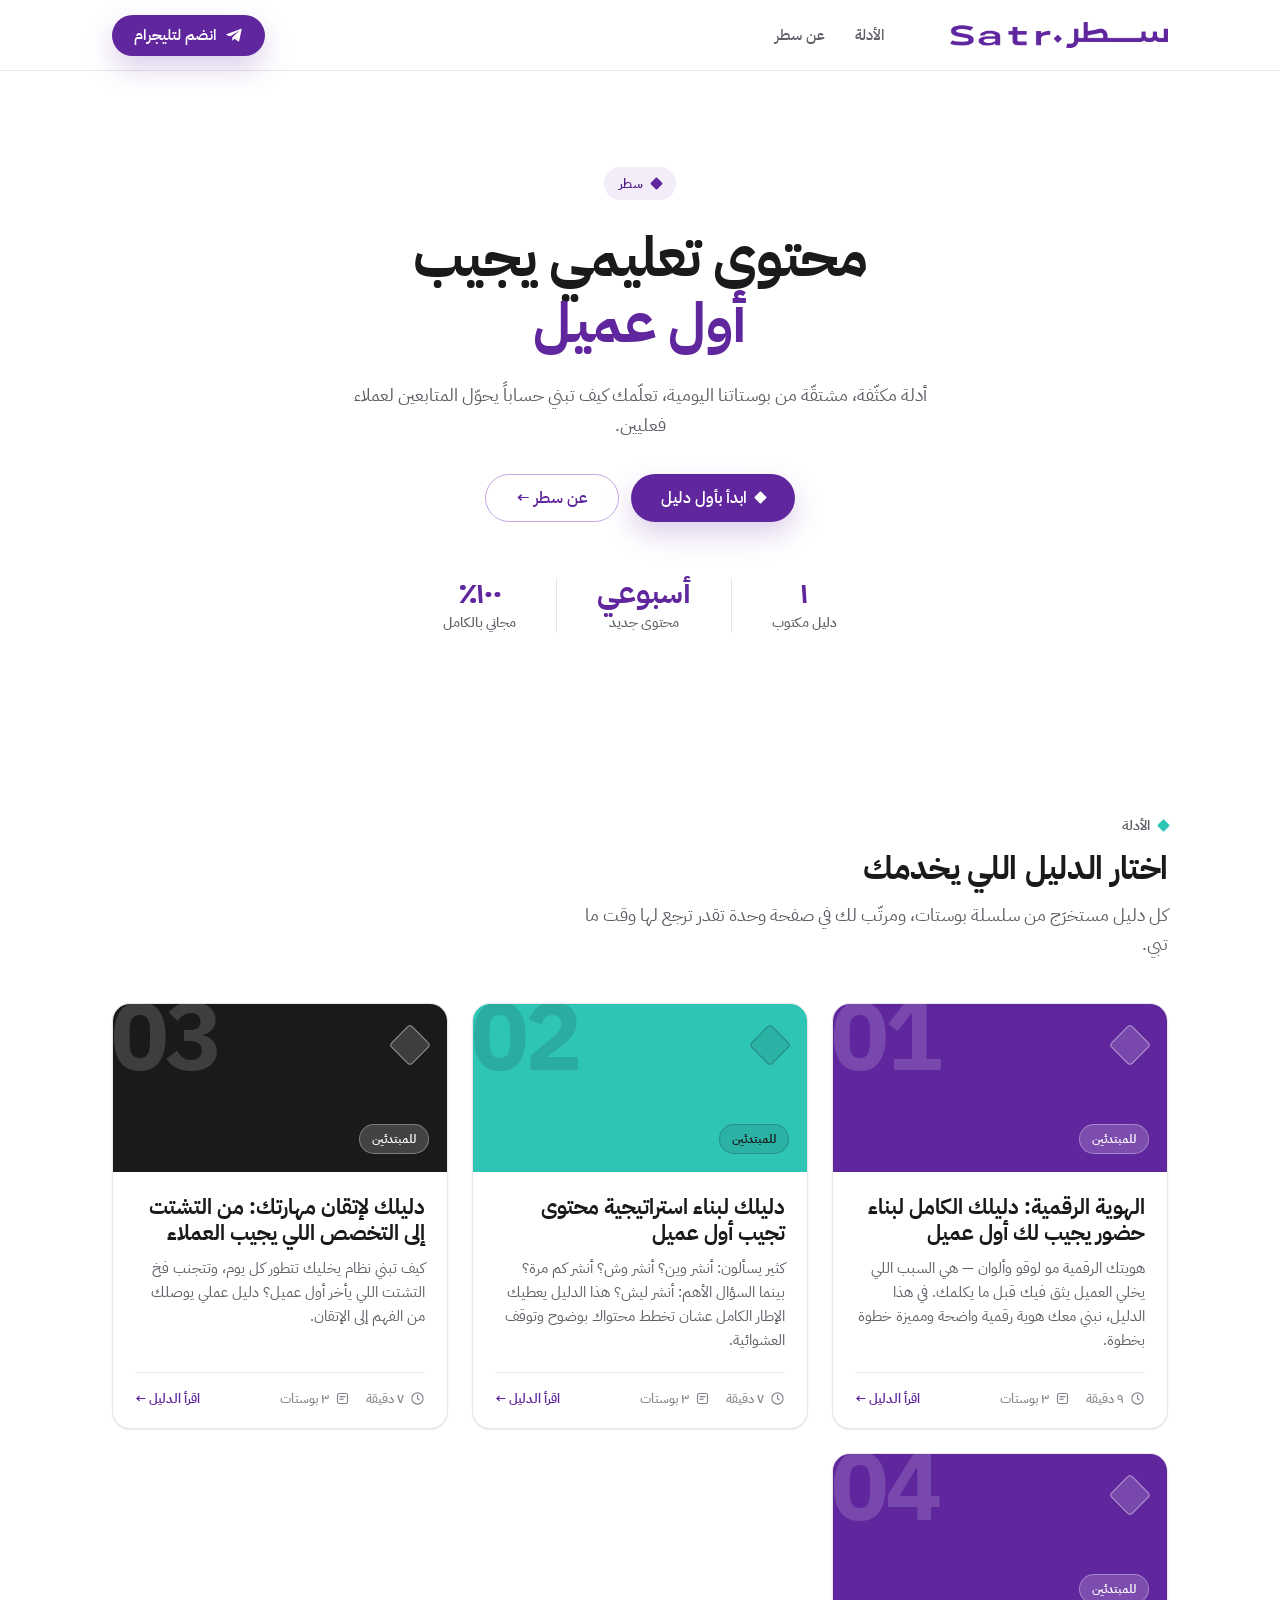
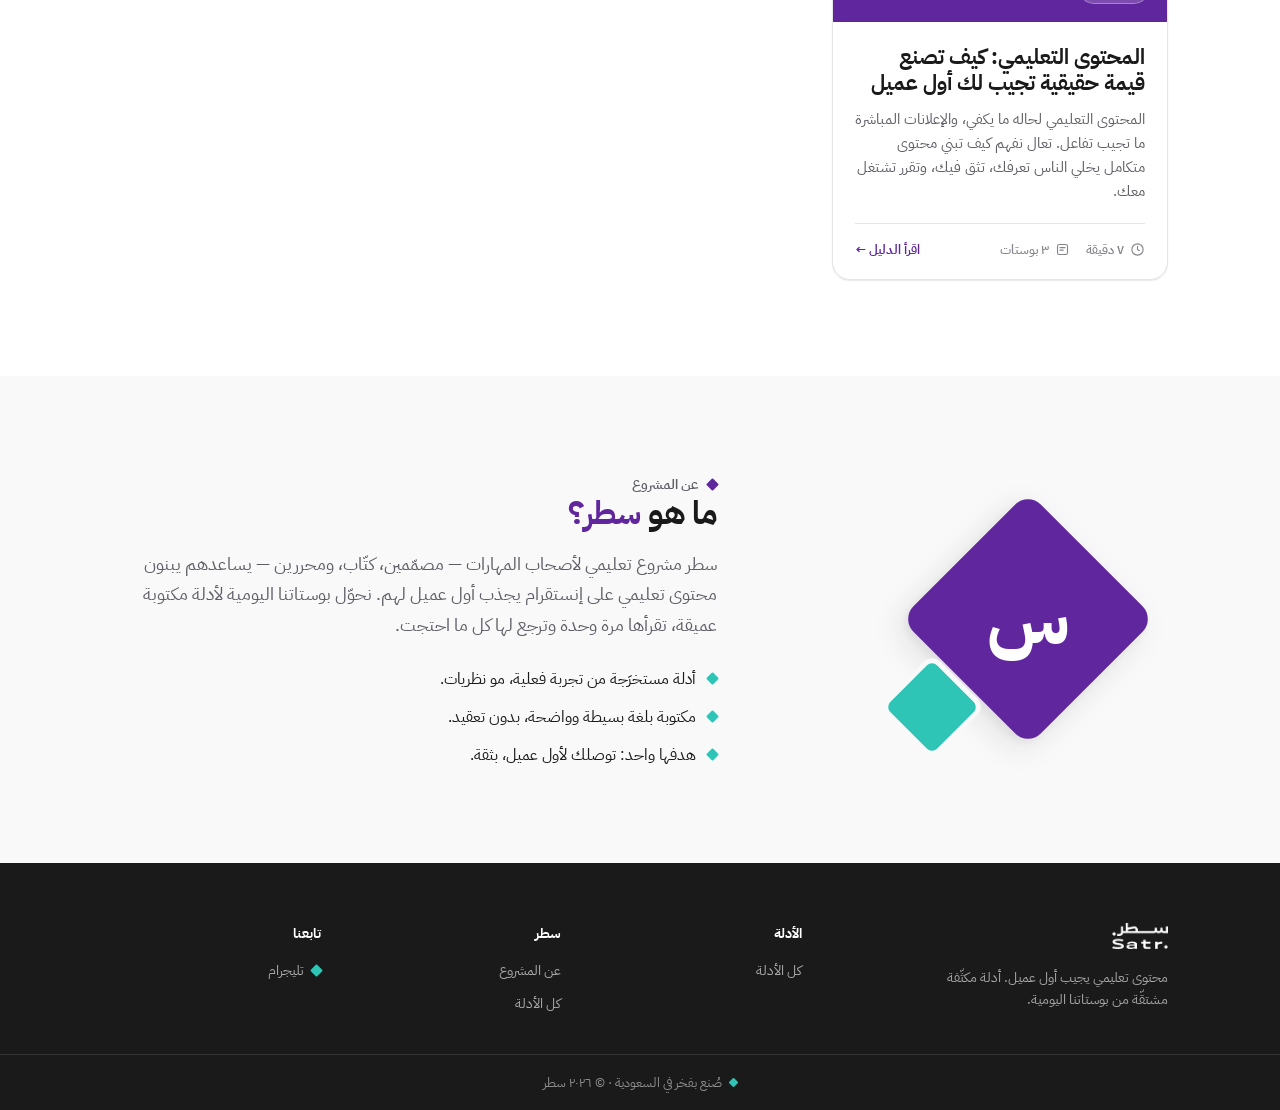
<file: index.html>
<!DOCTYPE html>
<html lang="ar" dir="rtl">
<head>
<meta charset="utf-8">
<meta name="viewport" content="width=device-width, initial-scale=1">
<title>سطر · أدلة المحتوى التعليمي</title>
<link rel="stylesheet" href="colors_and_type.css">
<link rel="stylesheet" href="styles.css">
<script>
  window.SATAR_TWEAKS = /*EDITMODE-BEGIN*/{
    "hero": "a",
    "primary": "#60269E",
    "accent": "#2EC4B6",
    "font": "lama"
  }/*EDITMODE-END*/;
</script>
</head>
<body data-hero="a">

<header class="nav">
  <div class="nav__inner">
    <a href="index.html" aria-label="سطر"><img class="nav__logo" src="assets/logo-purple-trim.png" alt="سطر"></a>
    <nav class="nav__links">
      <a class="nav__link" href="#guides">الأدلة</a>
      <a class="nav__link" href="#about">عن سطر</a>
    </nav>
    <span class="nav__spacer"></span>
    <a class="btn btn--primary" href="https://t.me/satr_marketing" target="_blank" rel="noopener">
      <svg viewBox="0 0 24 24" fill="currentColor" aria-hidden="true"><path d="M21.9 4.3 18.7 19.4c-.24 1.07-.88 1.33-1.78.83l-4.92-3.63-2.37 2.28c-.26.26-.48.48-.99.48l.35-5.01 9.12-8.24c.4-.35-.09-.55-.62-.2L6.23 13.07l-4.86-1.52c-1.06-.33-1.08-1.06.22-1.57l19-7.32c.88-.33 1.65.2 1.36 1.66z"/></svg>
      <span class="nav__cta-text">انضم لتليجرام</span>
    </a>
  </div>
</header>

<section class="hero" data-screen-label="Hero">

  <div class="hero-variant hero-a">
    <div class="container">
      <span class="kicker kicker--purple"><span class="rh rh--p"></span> سطر</span>
      <h1 class="hero-title">محتوى تعليمي يجيب <span class="mk">أول عميل</span></h1>
      <p class="hero-lead">أدلة مكثّفة، مشتقّة من بوستاتنا اليومية، تعلّمك كيف تبني حساباً يحوّل المتابعين لعملاء فعليين.</p>
      <div class="hero-actions">
        <a class="btn btn--primary btn--lg" href="#guides"><span class="rh" style="background:#fff"></span> ابدأ بأول دليل</a>
        <a class="btn btn--ghost btn--lg" href="#about">عن سطر ←</a>
      </div>
      <div class="stats">
        <div class="stat"><span class="stat__num">١</span><span class="stat__label">دليل مكتوب</span></div>
        <div class="stat"><span class="stat__num">أسبوعي</span><span class="stat__label">محتوى جديد</span></div>
        <div class="stat"><span class="stat__num">١٠٠٪</span><span class="stat__label">مجاني بالكامل</span></div>
      </div>
    </div>
  </div>

  <div class="hero-variant hero-b">
    <div class="container">
      <div class="hero-copy">
        <span class="kicker kicker--purple"><span class="rh rh--p"></span> سطر</span>
        <h1 class="hero-title">محتوى تعليمي<br>يجيب <span class="mk">أول عميل</span></h1>
        <p class="hero-lead">أدلة مكثّفة، مشتقّة من بوستاتنا اليومية، تعلّمك كيف تبني حساباً يحوّل المتابعين لعملاء فعليين.</p>
        <div class="hero-actions">
          <a class="btn btn--primary btn--lg" href="#guides"><span class="rh" style="background:#fff"></span> ابدأ بأول دليل</a>
          <a class="btn btn--ghost btn--lg" href="#about">عن سطر ←</a>
        </div>
        <div class="stats">
          <div class="stat"><span class="stat__num">١</span><span class="stat__label">دليل مكتوب</span></div>
          <div class="stat"><span class="stat__num">أسبوعي</span><span class="stat__label">محتوى جديد</span></div>
          <div class="stat"><span class="stat__num">١٠٠٪</span><span class="stat__label">مجاني</span></div>
        </div>
      </div>
      <div class="hero-visual">
        <div class="hero-visual__big"><span class="hero-visual__num">سطر</span></div>
        <div class="hero-visual__sm"></div>
        <div class="hero-visual__badge"><b>٣ بوستات</b><span>في كل دليل، مكثّفة</span></div>
      </div>
    </div>
  </div>

  <div class="hero-variant hero-c">
    <div class="container">
      <div class="hero-top">
        <span class="kicker kicker--purple"><span class="rh rh--p"></span> سطر</span>
      </div>
      <h1 class="hero-title">محتوى تعليمي يجيب <span class="mk">أول عميل.</span></h1>
      <p class="hero-lead">أدلة مكثّفة، مشتقّة من بوستاتنا اليومية، تعلّمك كيف تبني حساباً يحوّل المتابعين لعملاء فعليين.</p>
      <div class="hero-actions">
        <a class="btn btn--primary btn--lg" href="#guides"><span class="rh" style="background:#fff"></span> ابدأ بأول دليل</a>
        <a class="btn btn--ghost btn--lg" href="#about">عن سطر ←</a>
      </div>
      <div class="statband">
        <div class="sb"><div class="sb__num">١</div><div class="sb__label">دليل مكتوب وعميق</div></div>
        <div class="sb"><div class="sb__num">أسبوعي</div><div class="sb__label">محتوى جديد مستمر</div></div>
        <div class="sb"><div class="sb__num">١٠٠٪</div><div class="sb__label">مجاني بالكامل</div></div>
      </div>
    </div>
  </div>

</section>

<section class="section" id="guides" data-screen-label="Guides">
  <div class="container">
    <div class="sec-head">
      <span class="sec-head__kicker"><span class="rh"></span> الأدلة</span>
      <h2 class="sec-title">اختار الدليل اللي يخدمك</h2>
      <p class="sec-sub">كل دليل مستخرَج من سلسلة بوستات، ومرتّب لك في صفحة وحدة تقدر ترجع لها وقت ما تبي.</p>
    </div>

    <div class="guide-grid" id="guide-grid">
    </div>
  </div>
</section>

<section class="section section--soft" id="about" data-screen-label="About">
  <div class="container">
    <div class="about">
      <div class="about__visual">
        <div class="about__rh-lg"><span>س</span></div>
        <div class="about__rh-sm"></div>
      </div>
      <div class="about__copy">
        <span class="sec-head__kicker"><span class="rh rh--p"></span> عن المشروع</span>
        <h2 class="about__title">ما هو <span class="mk">سطر؟</span></h2>
        <p class="about__text">سطر مشروع تعليمي لأصحاب المهارات — مصمّمين، كتّاب، ومحررين — يساعدهم يبنون محتوى تعليمي على إنستقرام يجذب أول عميل لهم. نحوّل بوستاتنا اليومية لأدلة مكتوبة عميقة، تقرأها مرة وحدة وترجع لها كل ما احتجت.</p>
        <ul class="about__points">
          <li><span class="rh"></span> أدلة مستخرَجة من تجربة فعلية، مو نظريات.</li>
          <li><span class="rh"></span> مكتوبة بلغة بسيطة وواضحة، بدون تعقيد.</li>
          <li><span class="rh"></span> هدفها واحد: توصلك لأول عميل، بثقة.</li>
        </ul>
      </div>
    </div>
  </div>
</section>

<footer class="footer" id="join" data-screen-label="Footer">
  <div class="footer__inner">
    <div class="footer__brand">
      <img class="footer__logo" src="assets/logo-white-trim.png" alt="سطر">
      <p class="footer__tag">محتوى تعليمي يجيب أول عميل. أدلة مكثّفة مشتقّة من بوستاتنا اليومية.</p>
    </div>
    <div class="footer__col">
      <h4>الأدلة</h4>
      <a href="#guides">كل الأدلة</a>
    </div>
    <div class="footer__col">
      <h4>سطر</h4>
      <a href="#about">عن المشروع</a>
      <a href="#guides">كل الأدلة</a>
    </div>
    <div class="footer__col">
      <h4>تابعنا</h4>
      <a href="https://t.me/satr_marketing" target="_blank" rel="noopener"><span class="rh" style="background:var(--satar-teal)"></span> تليجرام</a>
    </div>
  </div>
  <div class="footer__bar">
    <span class="rh"></span> صُنع بفخر في السعودية · © ٢٠٢٦ سطر
  </div>
</footer>

<script>
(function () {
  var COVERS = ['guide-card__cover--p', 'guide-card__cover--t', 'guide-card__cover--k'];
  var clockSvg = '<svg viewBox="0 0 24 24" fill="none" stroke-width="1.8" stroke-linecap="round" stroke-linejoin="round"><circle cx="12" cy="12" r="9"/><path d="M12 7v5l3 2"/></svg>';
  var postsSvg = '<svg viewBox="0 0 24 24" fill="none" stroke-width="1.8" stroke-linecap="round" stroke-linejoin="round"><rect x="4" y="4" width="16" height="16" rx="3"/><path d="M8 9h8M8 13h5"/></svg>';
  function toArabic(n) { return String(n).replace(/[0-9]/g, function (d) { return '٠١٢٣٤٥٦٧٨٩'[d]; }); }
  function render(guides) {
    var grid = document.getElementById('guide-grid');
    if (!grid) return;
    grid.innerHTML = guides.map(function (g, i) {
      var num = (i + 1) < 10 ? '0' + (i + 1) : '' + (i + 1);
      var cover = COVERS[i % COVERS.length];
      var meta = g.published ? '<span class="read">اقرأ الدليل ←</span>' : '<span class="read">قريباً</span>';
      var href = g.published ? ('guides/' + g.slug + '.html') : '#';
      return '<a class="guide-card" href="' + href + '">' +
        '<div class="guide-card__cover ' + cover + '">' +
          '<span class="guide-card__num">' + num + '</span>' +
          '<span class="guide-card__rh"></span>' +
          '<span class="level">' + g.level + '</span>' +
        '</div>' +
        '<div class="guide-card__body">' +
          '<h3 class="guide-card__title">' + g.title + '</h3>' +
          '<p class="guide-card__desc">' + g.description + '</p>' +
        '</div>' +
        '<div class="guide-card__meta">' +
          '<span class="mi">' + clockSvg + ' ' + toArabic(g.readTime) + ' دقيقة</span>' +
          '<span class="mi">' + postsSvg + ' ' + toArabic(g.posts) + ' بوستات</span>' +
          meta +
        '</div>' +
      '</a>';
    }).join('');
  }
  fetch('data/guides.json', { cache: 'no-store' })
    .then(function (r) { return r.json(); })
    .then(function (data) {
      var guides = Array.isArray(data) ? data : (data && data.guides ? data.guides : []);
      render(guides);
      var sg = document.getElementById('stat-guides');
      if (sg) sg.textContent = toArabic(guides.length);
    })
    .catch(function (e) { console.error('تعذّر تحميل الأدلة:', e); });
})();
</script>

<script id="guideCounter">(function(){var D="٠١٢٣٤٥٦٧٨٩";function toAr(n){var s=String(n),o="";for(var i=0;i<s.length;i++){var c=s.charCodeAt(i);o+=(c>=48&&c<=57)?D.charAt(c-48):s.charAt(i);}return o;}fetch("data/guides.json").then(function(r){return r.json();}).then(function(data){var arr=(data&&data.length!==undefined)?data:((data&&data.guides)?data.guides:[]);var ar=toAr(arr.length);function upd(root,numSel,labelSel){var els=document.querySelectorAll(root);for(var i=0;i<els.length;i++){var lbl=els[i].querySelector(labelSel);var num=els[i].querySelector(numSel);if(lbl&&num&&lbl.textContent.indexOf("دليل مكتوب")!==-1){num.textContent=ar;}}}upd(".stat",".statnum",".statlabel");upd(".sb",".sbnum",".sblabel");}).catch(function(){});})();</script></body>
</html>
</file>
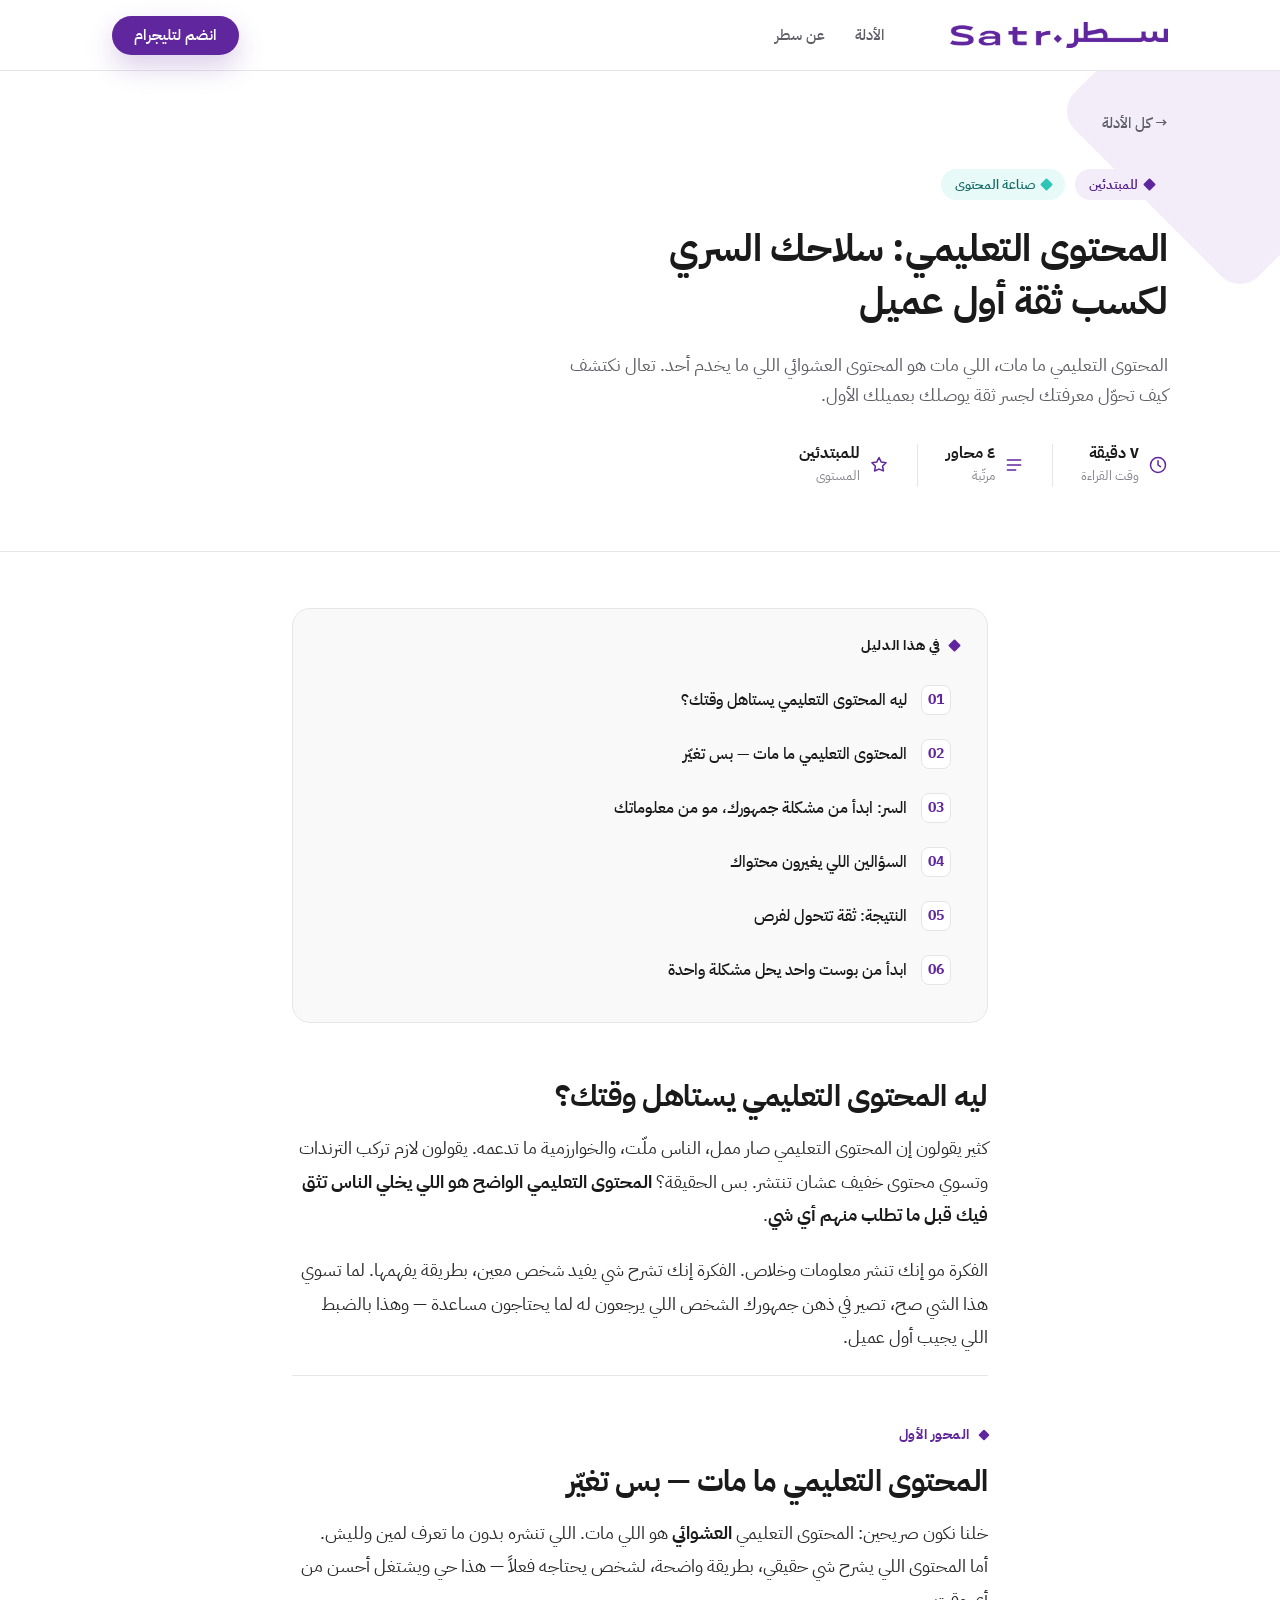
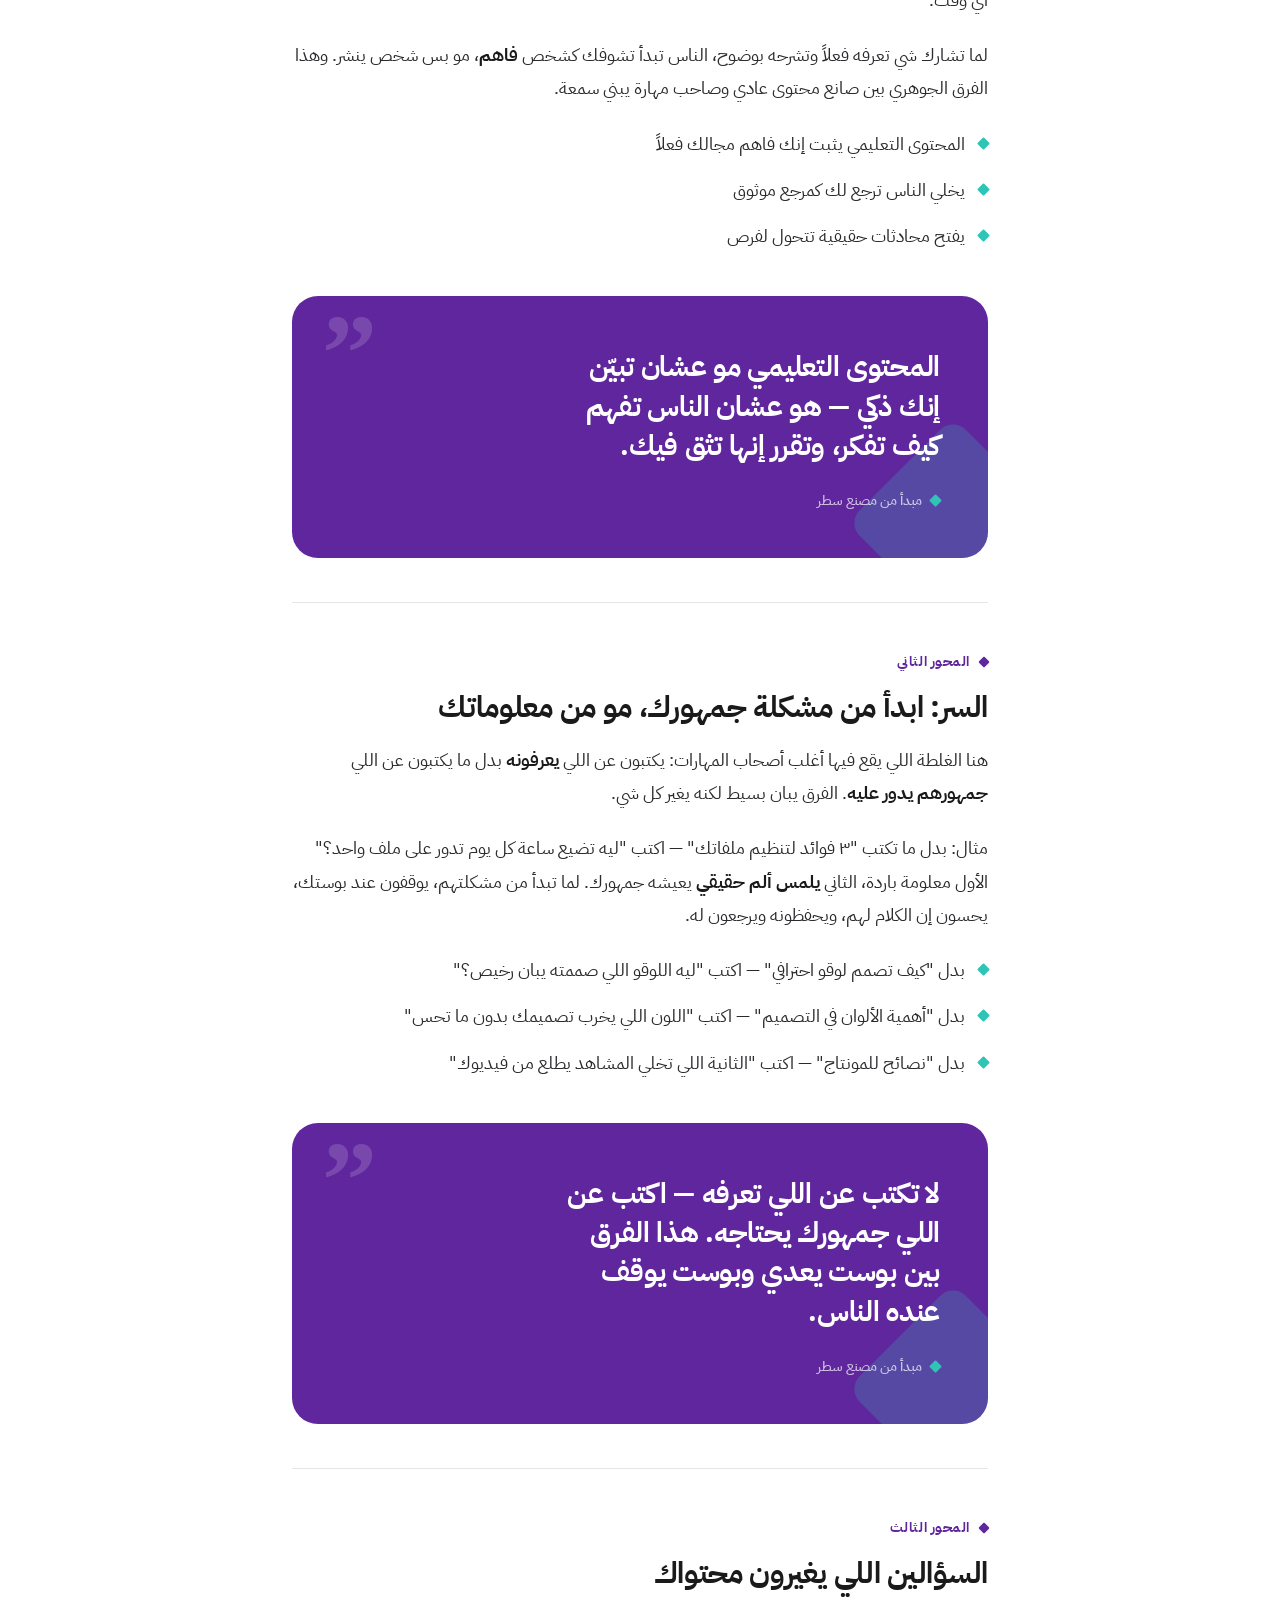
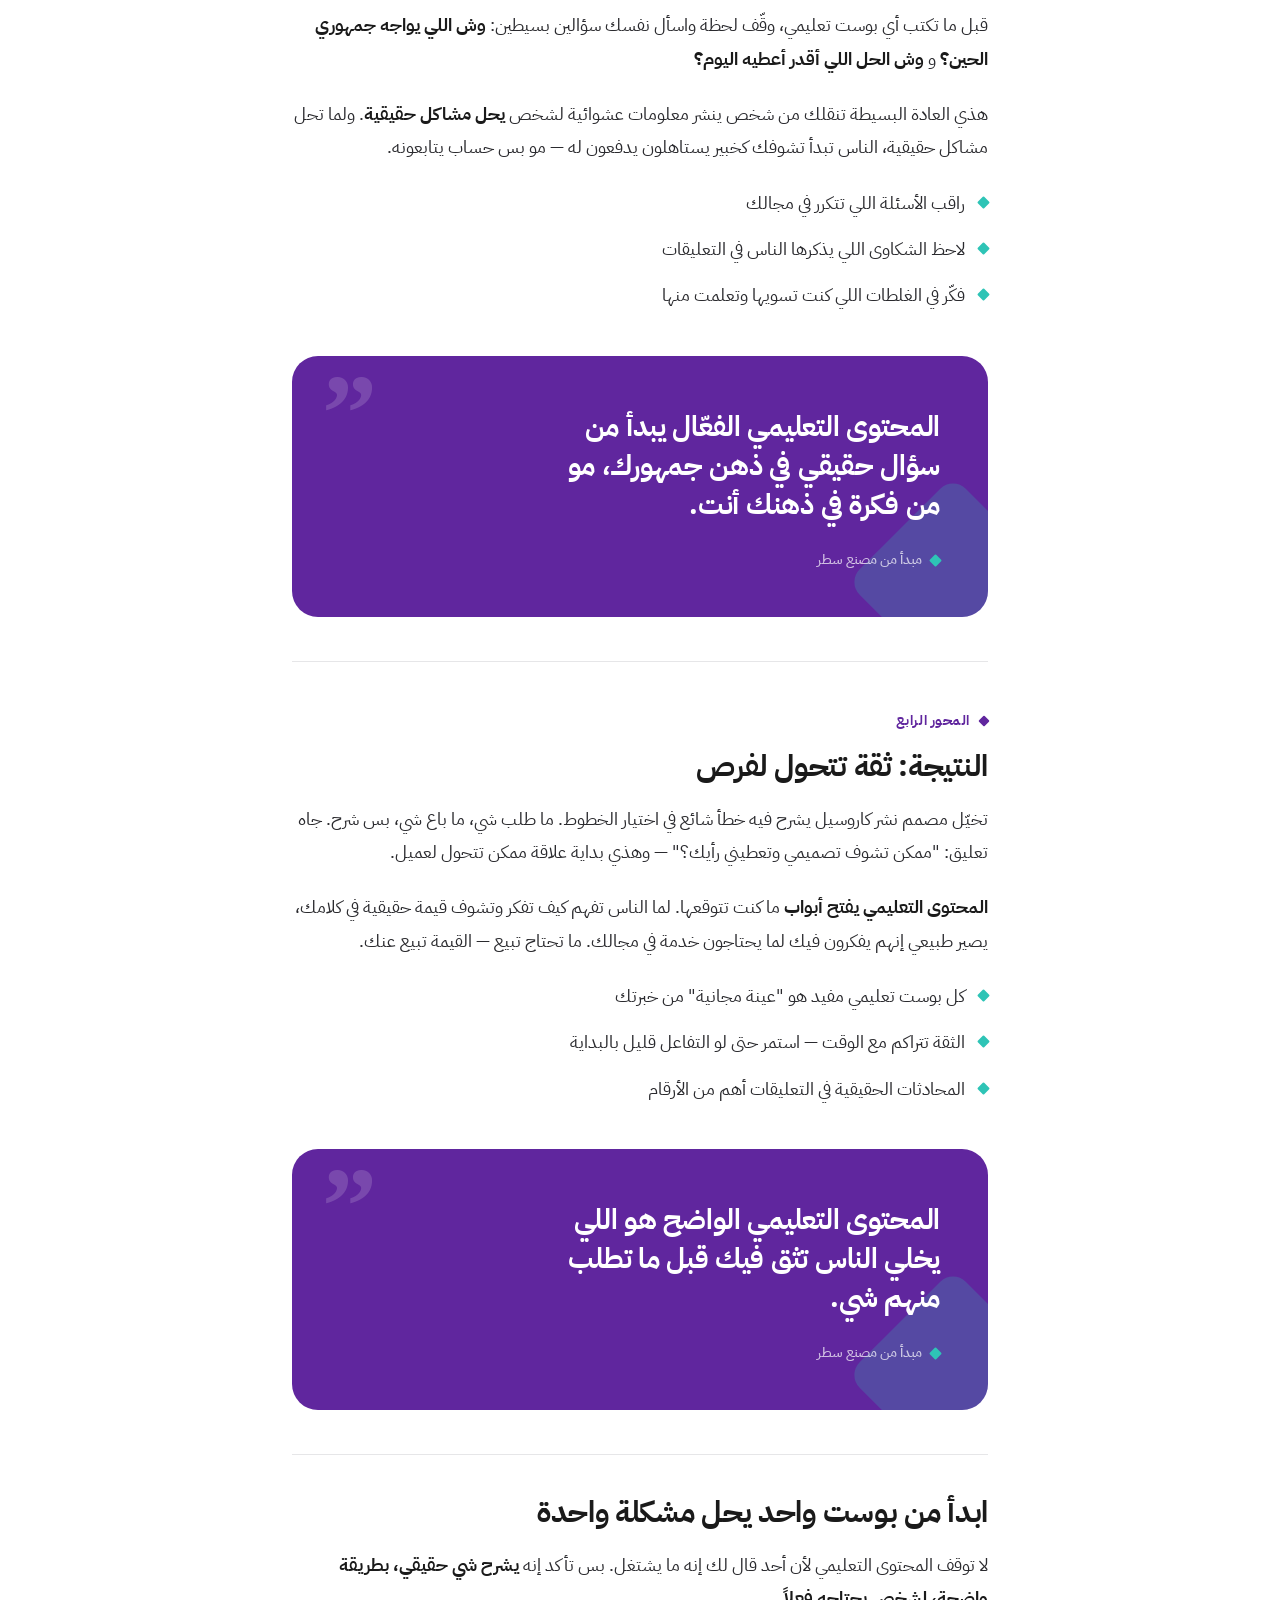
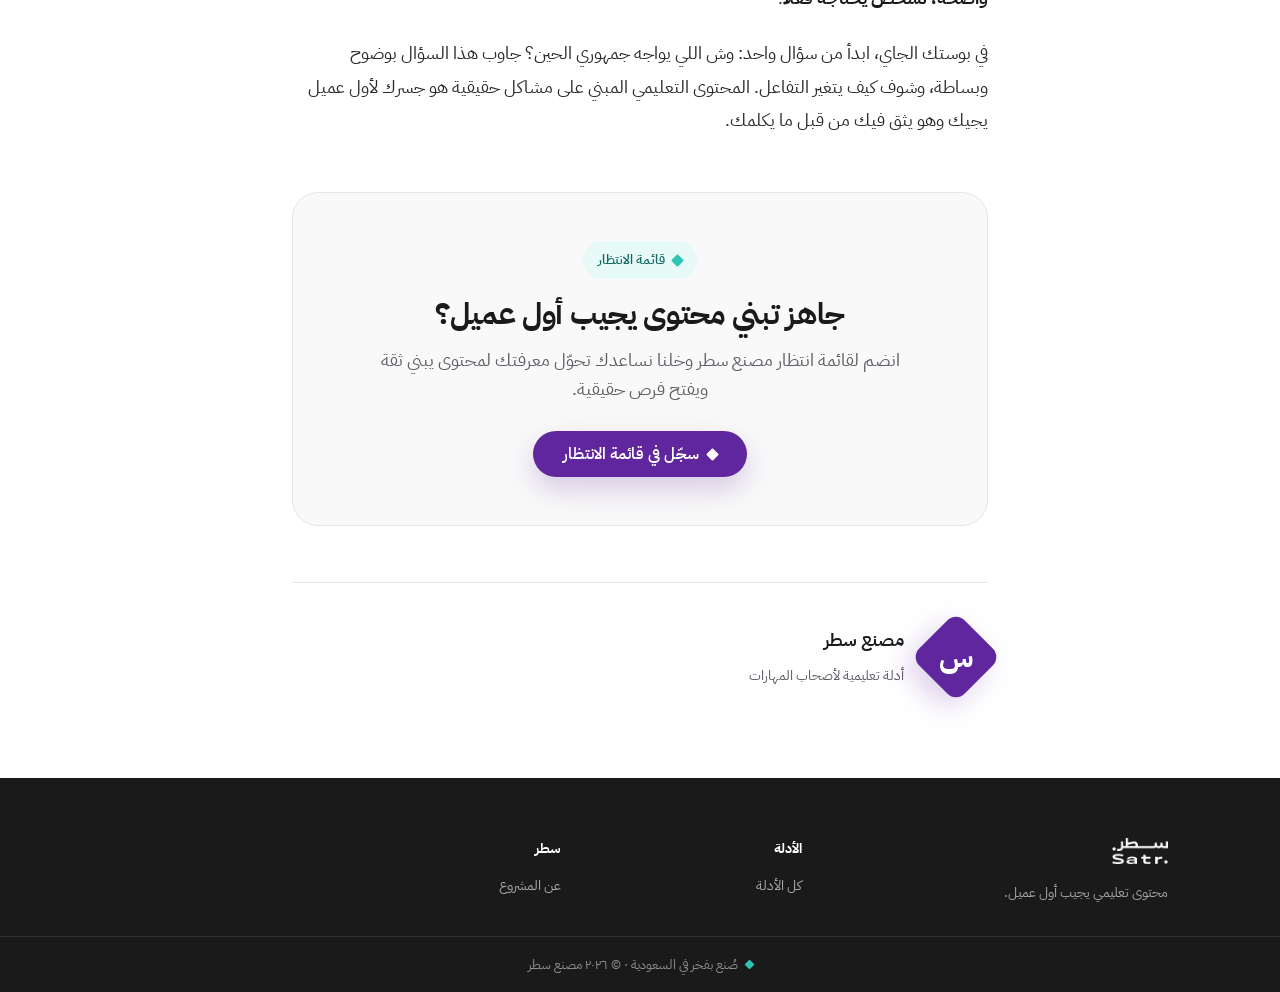
<file: guides/guide-37d8bc56.html>
<!DOCTYPE html>
<html lang="ar" dir="rtl">
<head>
<meta charset="utf-8">
<meta name="viewport" content="width=device-width, initial-scale=1">
<title>المحتوى التعليمي: سلاحك السري لكسب ثقة أول عميل · مصنع سطر</title>
<meta name="description" content="المحتوى التعليمي ما مات، اللي مات هو المحتوى العشوائي اللي ما يخدم أحد. تعال نكتشف كيف تحوّل معرفتك لجسر ثقة يوصلك بعميلك الأول.">
<link rel="stylesheet" href="../colors_and_type.css">
<link rel="stylesheet" href="../styles.css">
</head>
<body>

<header class="nav"><div class="nav__inner"><a href="../index.html" aria-label="مصنع سطر"><img class="nav__logo" src="../assets/logo-purple-trim.png" alt="سطر"></a><nav class="nav__links"><a class="nav__link" href="../index.html#guides">الأدلة</a><a class="nav__link" href="../index.html#about">عن سطر</a></nav><span class="nav__spacer"></span><a class="btn btn--primary" href="#waitlist"><span class="nav__cta-text">انضم لتليجرام</span></a></div></header>

<section class="ghero"><div class="container"><a class="backlink" href="../index.html#guides">→ كل الأدلة</a><div class="tagrow"><span class="tag tag--level"><span class="rh rh--p"></span> للمبتدئين</span>
      <span class="tag tag--topic"><span class="rh"></span> صناعة المحتوى</span></div><h1 class="ghero__title">المحتوى التعليمي: سلاحك السري لكسب ثقة أول عميل</h1><p class="ghero__lead">المحتوى التعليمي ما مات، اللي مات هو المحتوى العشوائي اللي ما يخدم أحد. تعال نكتشف كيف تحوّل معرفتك لجسر ثقة يوصلك بعميلك الأول.</p><div class="ghero__meta"><div class="gm"><svg viewBox="0 0 24 24" fill="none" stroke-width="1.8" stroke-linecap="round" stroke-linejoin="round"><circle cx="12" cy="12" r="9"/><path d="M12 7v5l3 2"/></svg><div><b>٧ دقيقة</b><span>وقت القراءة</span></div></div><div class="gm"><svg viewBox="0 0 24 24" fill="none" stroke-width="1.8" stroke-linecap="round" stroke-linejoin="round"><path d="M4 6h16M4 12h16M4 18h10"/></svg><div><b>٤ محاور</b><span>مرتّبة</span></div></div><div class="gm"><svg viewBox="0 0 24 24" fill="none" stroke-width="1.8" stroke-linecap="round" stroke-linejoin="round"><path d="m12 3 2.6 5.3 5.9.9-4.2 4.1 1 5.8L12 16.9 6.7 19.2l1-5.8L3.5 9.2l5.9-.9z"/></svg><div><b>للمبتدئين</b><span>المستوى</span></div></div></div></div></section>

<div class="article-wrap"><div class="container container--narrow">
<nav class="toc" aria-label="محتويات"><h2 class="toc__title"><span class="rh rh--p"></span> في هذا الدليل</h2><ol class="toc__list">
        <li><a href="#s1">ليه المحتوى التعليمي يستاهل وقتك؟</a></li>
        <li><a href="#s2">المحتوى التعليمي ما مات — بس تغيّر</a></li>
        <li><a href="#s3">السر: ابدأ من مشكلة جمهورك، مو من معلوماتك</a></li>
        <li><a href="#s4">السؤالين اللي يغيرون محتواك</a></li>
        <li><a href="#s5">النتيجة: ثقة تتحول لفرص</a></li>
        <li><a href="#s6">ابدأ من بوست واحد يحل مشكلة واحدة</a></li>
</ol></nav>

<article class="article">

      <h2 id="s1">ليه المحتوى التعليمي يستاهل وقتك؟</h2>

      <p>كثير يقولون إن المحتوى التعليمي صار ممل، الناس ملّت، والخوارزمية ما تدعمه. يقولون لازم تركب الترندات وتسوي محتوى خفيف عشان تنتشر. بس الحقيقة؟ <strong>المحتوى التعليمي الواضح هو اللي يخلي الناس تثق فيك قبل ما تطلب منهم أي شي</strong>.</p>
      <p>الفكرة مو إنك تنشر معلومات وخلاص. الفكرة إنك تشرح شي يفيد شخص معين، بطريقة يفهمها. لما تسوي هذا الشي صح، تصير في ذهن جمهورك الشخص اللي يرجعون له لما يحتاجون مساعدة — وهذا بالضبط اللي يجيب أول عميل.</p>

      <hr class="divider">

      <div class="axis"><span class="axis__num"><span class="rh"></span> المحور الأول</span></div>

      <h2 id="s2">المحتوى التعليمي ما مات — بس تغيّر</h2>

      <p>خلنا نكون صريحين: المحتوى التعليمي <strong>العشوائي</strong> هو اللي مات. اللي تنشره بدون ما تعرف لمين ولليش. أما المحتوى اللي يشرح شي حقيقي، بطريقة واضحة، لشخص يحتاجه فعلاً — هذا حي ويشتغل أحسن من أي وقت.</p>
      <p>لما تشارك شي تعرفه فعلاً وتشرحه بوضوح، الناس تبدأ تشوفك كشخص <strong>فاهم</strong>، مو بس شخص ينشر. وهذا الفرق الجوهري بين صانع محتوى عادي وصاحب مهارة يبني سمعة.</p>

      <ul>
        <li>المحتوى التعليمي يثبت إنك فاهم مجالك فعلاً</li>
        <li>يخلي الناس ترجع لك كمرجع موثوق</li>
        <li>يفتح محادثات حقيقية تتحول لفرص</li>
      </ul>

      <figure class="pullquote"><span class="pullquote__mark">”</span><span class="pullquote__rh"></span><p>المحتوى التعليمي مو عشان تبيّن إنك ذكي — هو عشان الناس تفهم كيف تفكر، وتقرر إنها تثق فيك.</p><cite><span class="rh"></span> مبدأ من مصنع سطر</cite></figure>

      <hr class="divider">

      <div class="axis"><span class="axis__num"><span class="rh"></span> المحور الثاني</span></div>

      <h2 id="s3">السر: ابدأ من مشكلة جمهورك، مو من معلوماتك</h2>

      <p>هنا الغلطة اللي يقع فيها أغلب أصحاب المهارات: يكتبون عن اللي <strong>يعرفونه</strong> بدل ما يكتبون عن اللي <strong>جمهورهم يدور عليه</strong>. الفرق يبان بسيط لكنه يغير كل شي.</p>
      <p>مثال: بدل ما تكتب "٣ فوائد لتنظيم ملفاتك" — اكتب "ليه تضيع ساعة كل يوم تدور على ملف واحد؟" الأول معلومة باردة، الثاني <strong>يلمس ألم حقيقي</strong> يعيشه جمهورك. لما تبدأ من مشكلتهم، يوقفون عند بوستك، يحسون إن الكلام لهم، ويحفظونه ويرجعون له.</p>

      <ul>
        <li>بدل "كيف تصمم لوقو احترافي" — اكتب "ليه اللوقو اللي صممته يبان رخيص؟"</li>
        <li>بدل "أهمية الألوان في التصميم" — اكتب "اللون اللي يخرب تصميمك بدون ما تحس"</li>
        <li>بدل "نصائح للمونتاج" — اكتب "الثانية اللي تخلي المشاهد يطلع من فيديوك"</li>
      </ul>

      <figure class="pullquote"><span class="pullquote__mark">”</span><span class="pullquote__rh"></span><p>لا تكتب عن اللي تعرفه — اكتب عن اللي جمهورك يحتاجه. هذا الفرق بين بوست يعدي وبوست يوقف عنده الناس.</p><cite><span class="rh"></span> مبدأ من مصنع سطر</cite></figure>

      <hr class="divider">

      <div class="axis"><span class="axis__num"><span class="rh"></span> المحور الثالث</span></div>

      <h2 id="s4">السؤالين اللي يغيرون محتواك</h2>

      <p>قبل ما تكتب أي بوست تعليمي، وقّف لحظة واسأل نفسك سؤالين بسيطين: <strong>وش اللي يواجه جمهوري الحين؟</strong> و <strong>وش الحل اللي أقدر أعطيه اليوم؟</strong></p>
      <p>هذي العادة البسيطة تنقلك من شخص ينشر معلومات عشوائية لشخص <strong>يحل مشاكل حقيقية</strong>. ولما تحل مشاكل حقيقية، الناس تبدأ تشوفك كخبير يستاهلون يدفعون له — مو بس حساب يتابعونه.</p>

      <ul>
        <li>راقب الأسئلة اللي تتكرر في مجالك</li>
        <li>لاحظ الشكاوى اللي يذكرها الناس في التعليقات</li>
        <li>فكّر في الغلطات اللي كنت تسويها وتعلمت منها</li>
      </ul>

      <figure class="pullquote"><span class="pullquote__mark">”</span><span class="pullquote__rh"></span><p>المحتوى التعليمي الفعّال يبدأ من سؤال حقيقي في ذهن جمهورك، مو من فكرة في ذهنك أنت.</p><cite><span class="rh"></span> مبدأ من مصنع سطر</cite></figure>

      <hr class="divider">

      <div class="axis"><span class="axis__num"><span class="rh"></span> المحور الرابع</span></div>

      <h2 id="s5">النتيجة: ثقة تتحول لفرص</h2>

      <p>تخيّل مصمم نشر كاروسيل يشرح فيه خطأ شائع في اختيار الخطوط. ما طلب شي، ما باع شي، بس شرح. جاه تعليق: "ممكن تشوف تصميمي وتعطيني رأيك؟" — وهذي بداية علاقة ممكن تتحول لعميل.</p>
      <p><strong>المحتوى التعليمي يفتح أبواب</strong> ما كنت تتوقعها. لما الناس تفهم كيف تفكر وتشوف قيمة حقيقية في كلامك، يصير طبيعي إنهم يفكرون فيك لما يحتاجون خدمة في مجالك. ما تحتاج تبيع — القيمة تبيع عنك.</p>

      <ul>
        <li>كل بوست تعليمي مفيد هو "عينة مجانية" من خبرتك</li>
        <li>الثقة تتراكم مع الوقت — استمر حتى لو التفاعل قليل بالبداية</li>
        <li>المحادثات الحقيقية في التعليقات أهم من الأرقام</li>
      </ul>

      <figure class="pullquote"><span class="pullquote__mark">”</span><span class="pullquote__rh"></span><p>المحتوى التعليمي الواضح هو اللي يخلي الناس تثق فيك قبل ما تطلب منهم شي.</p><cite><span class="rh"></span> مبدأ من مصنع سطر</cite></figure>

      <hr class="divider">

      <h2 id="s6">ابدأ من بوست واحد يحل مشكلة واحدة</h2>

      <p>لا توقف المحتوى التعليمي لأن أحد قال لك إنه ما يشتغل. بس تأكد إنه <strong>يشرح شي حقيقي، بطريقة واضحة، لشخص يحتاجه فعلاً</strong>.</p>
      <p>في بوستك الجاي، ابدأ من سؤال واحد: وش اللي يواجه جمهوري الحين؟ جاوب هذا السؤال بوضوح وبساطة، وشوف كيف يتغير التفاعل. المحتوى التعليمي المبني على مشاكل حقيقية هو جسرك لأول عميل يجيك وهو يثق فيك من قبل ما يكلمك.</p>

<section class="ctabox" id="waitlist"><span class="ctabox__tag"><span class="rh"></span> قائمة الانتظار</span><h2>جاهز تبني محتوى يجيب أول عميل؟</h2><p>انضم لقائمة انتظار مصنع سطر وخلنا نساعدك تحوّل معرفتك لمحتوى يبني ثقة ويفتح فرص حقيقية.</p><a class="btn btn--primary btn--lg" href="#"><span class="rh" style="background:#fff"></span> سجّل في قائمة الانتظار</a></section>

<div class="author"><div class="author__avatar"><span>س</span></div><div class="author__info"><b>مصنع سطر</b><span>أدلة تعليمية لأصحاب المهارات</span></div></div>

</article></div></div>

<footer class="footer"><div class="footer__inner"><div class="footer__brand"><img class="footer__logo" src="../assets/logo-white-trim.png" alt="سطر"><p class="footer__tag">محتوى تعليمي يجيب أول عميل.</p></div><div class="footer__col"><h4>الأدلة</h4><a href="../index.html#guides">كل الأدلة</a></div><div class="footer__col"><h4>سطر</h4><a href="../index.html#about">عن المشروع</a></div></div><div class="footer__bar"><span class="rh"></span> صُنع بفخر في السعودية · © ٢٠٢٦ مصنع سطر</div></footer>

</body>
</html>
</file>
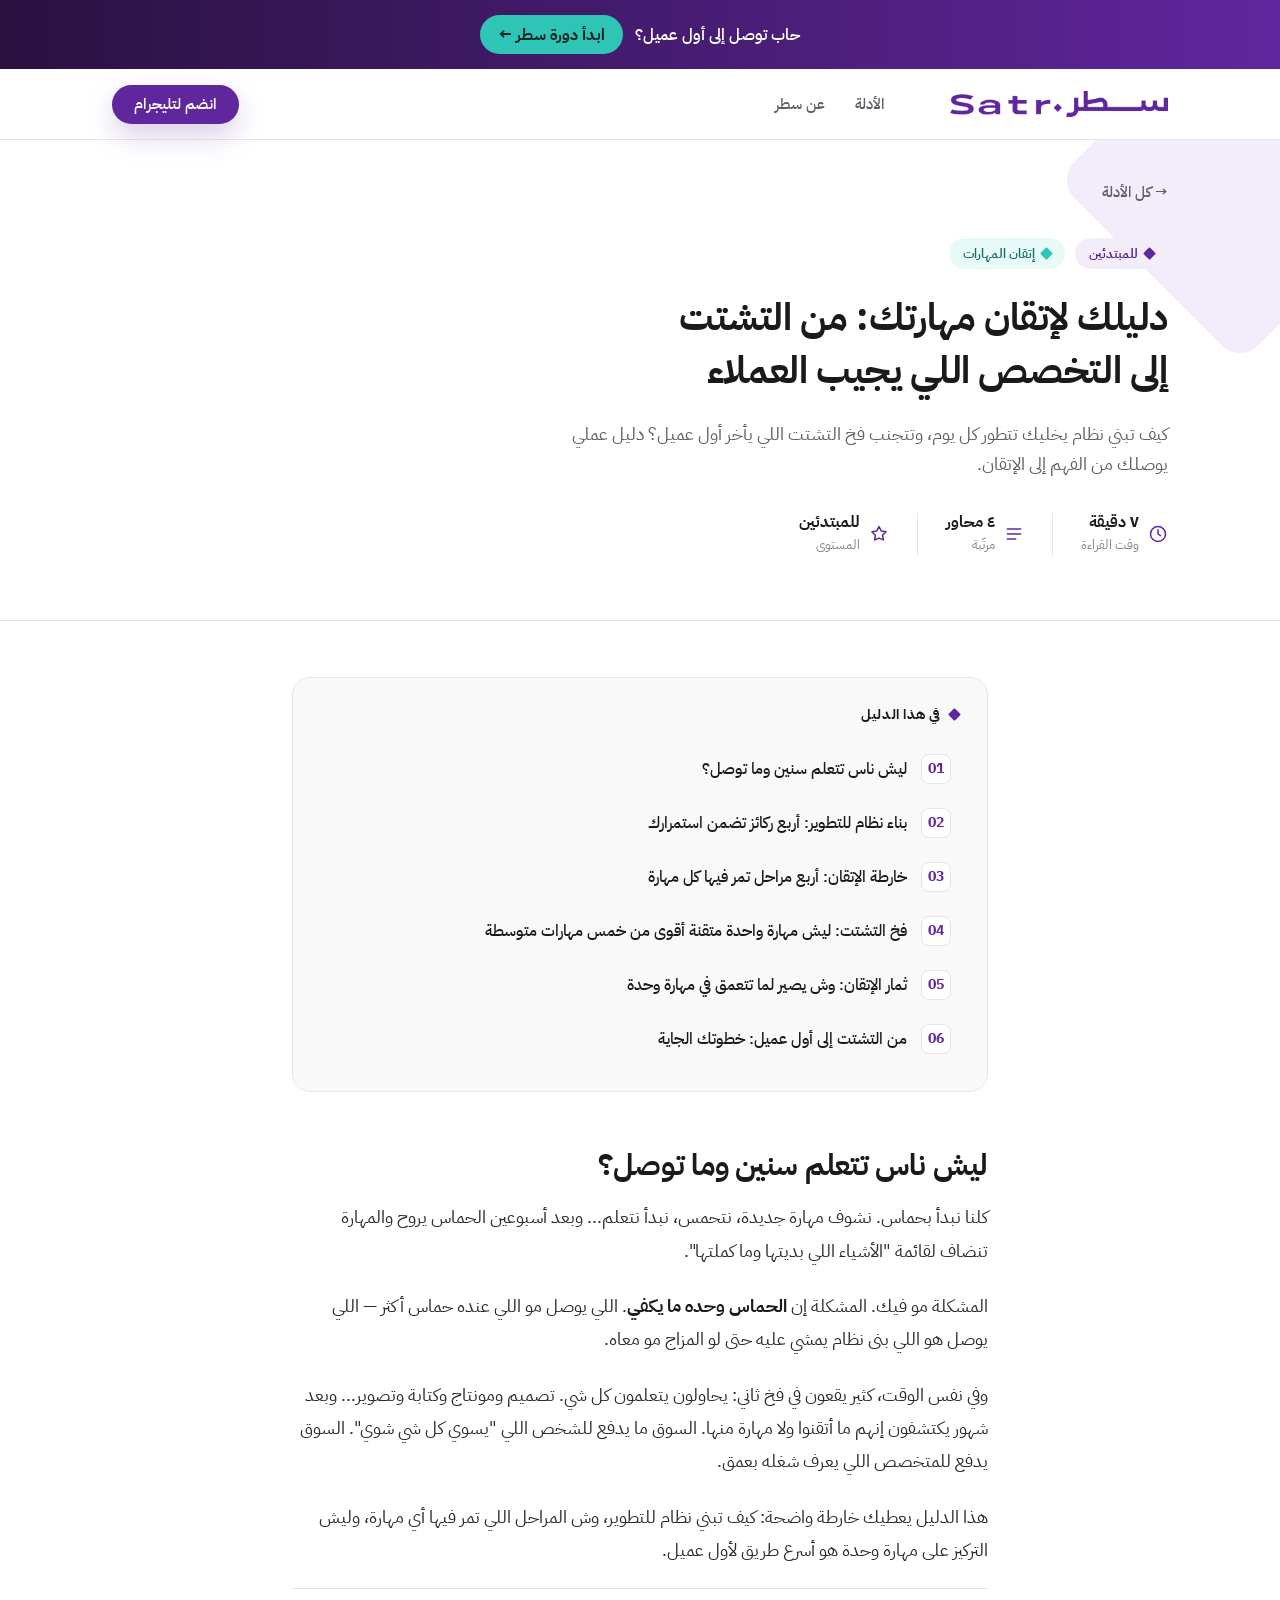
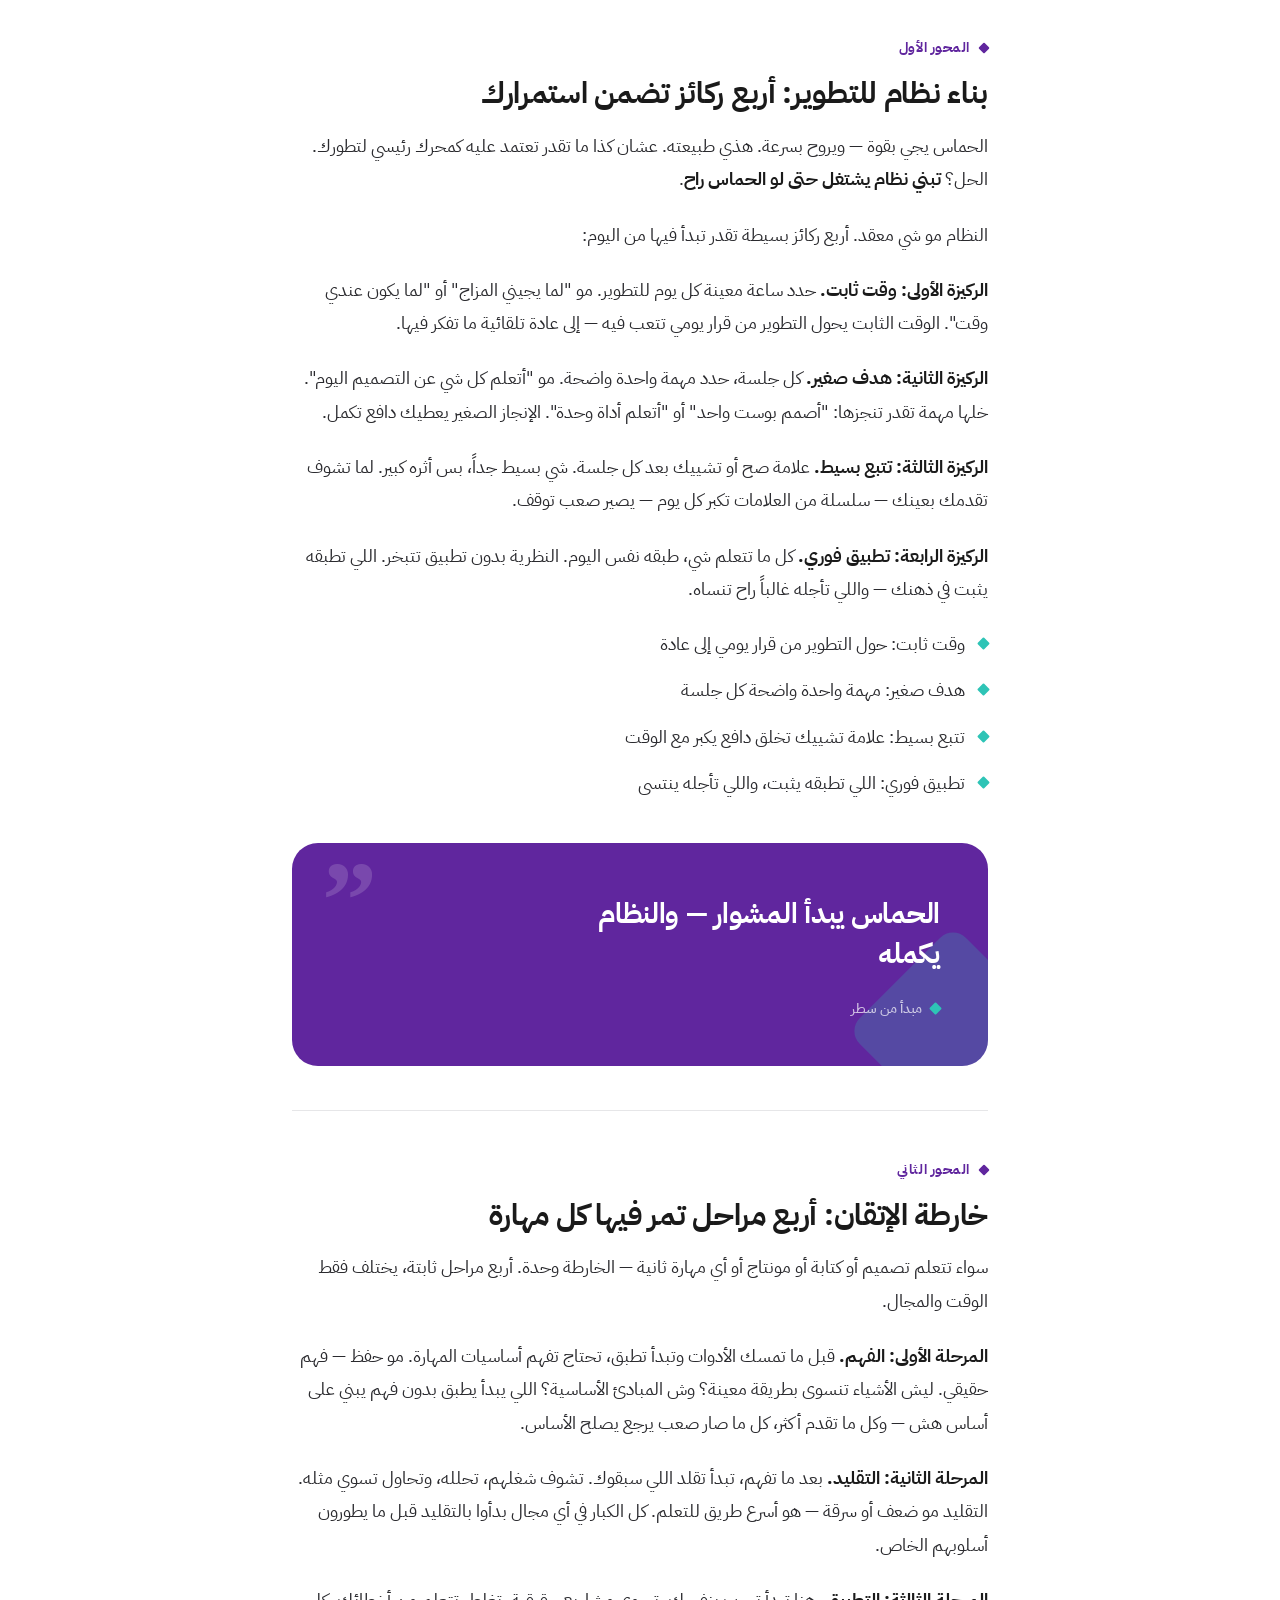
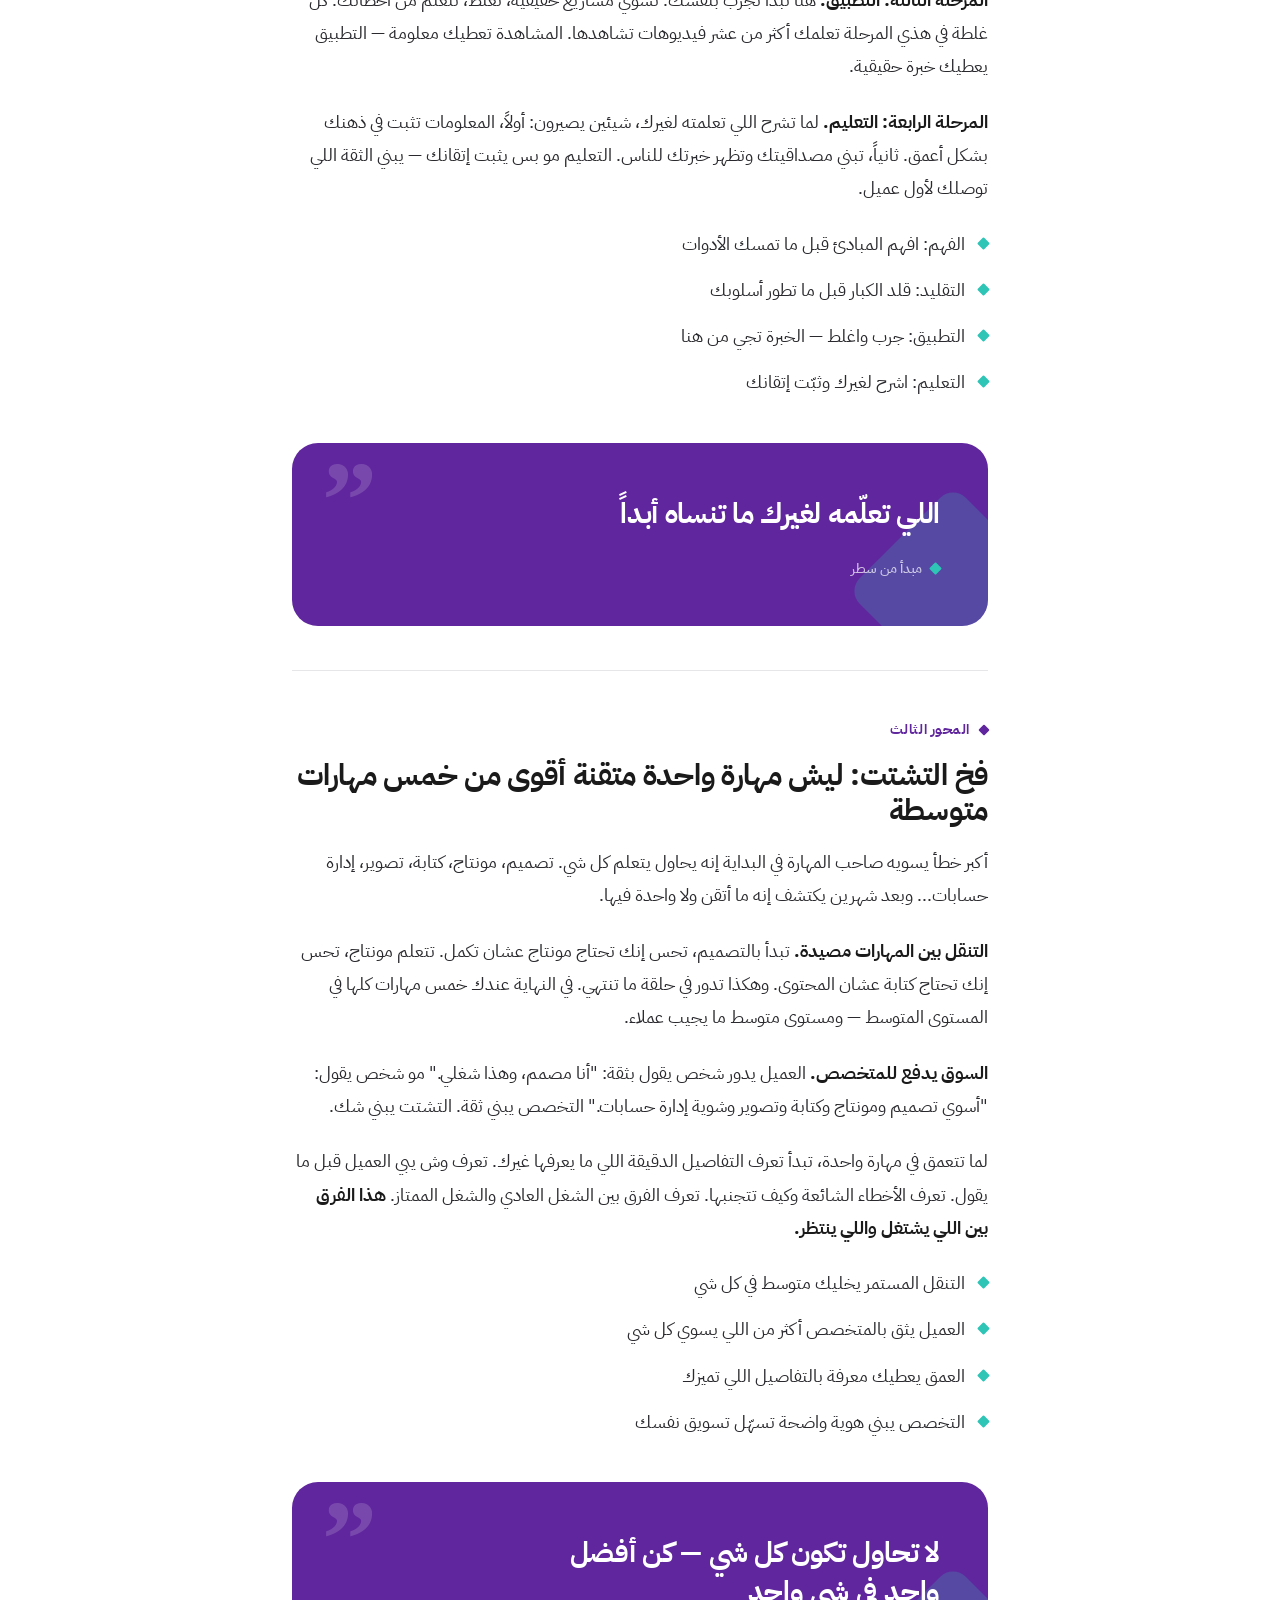
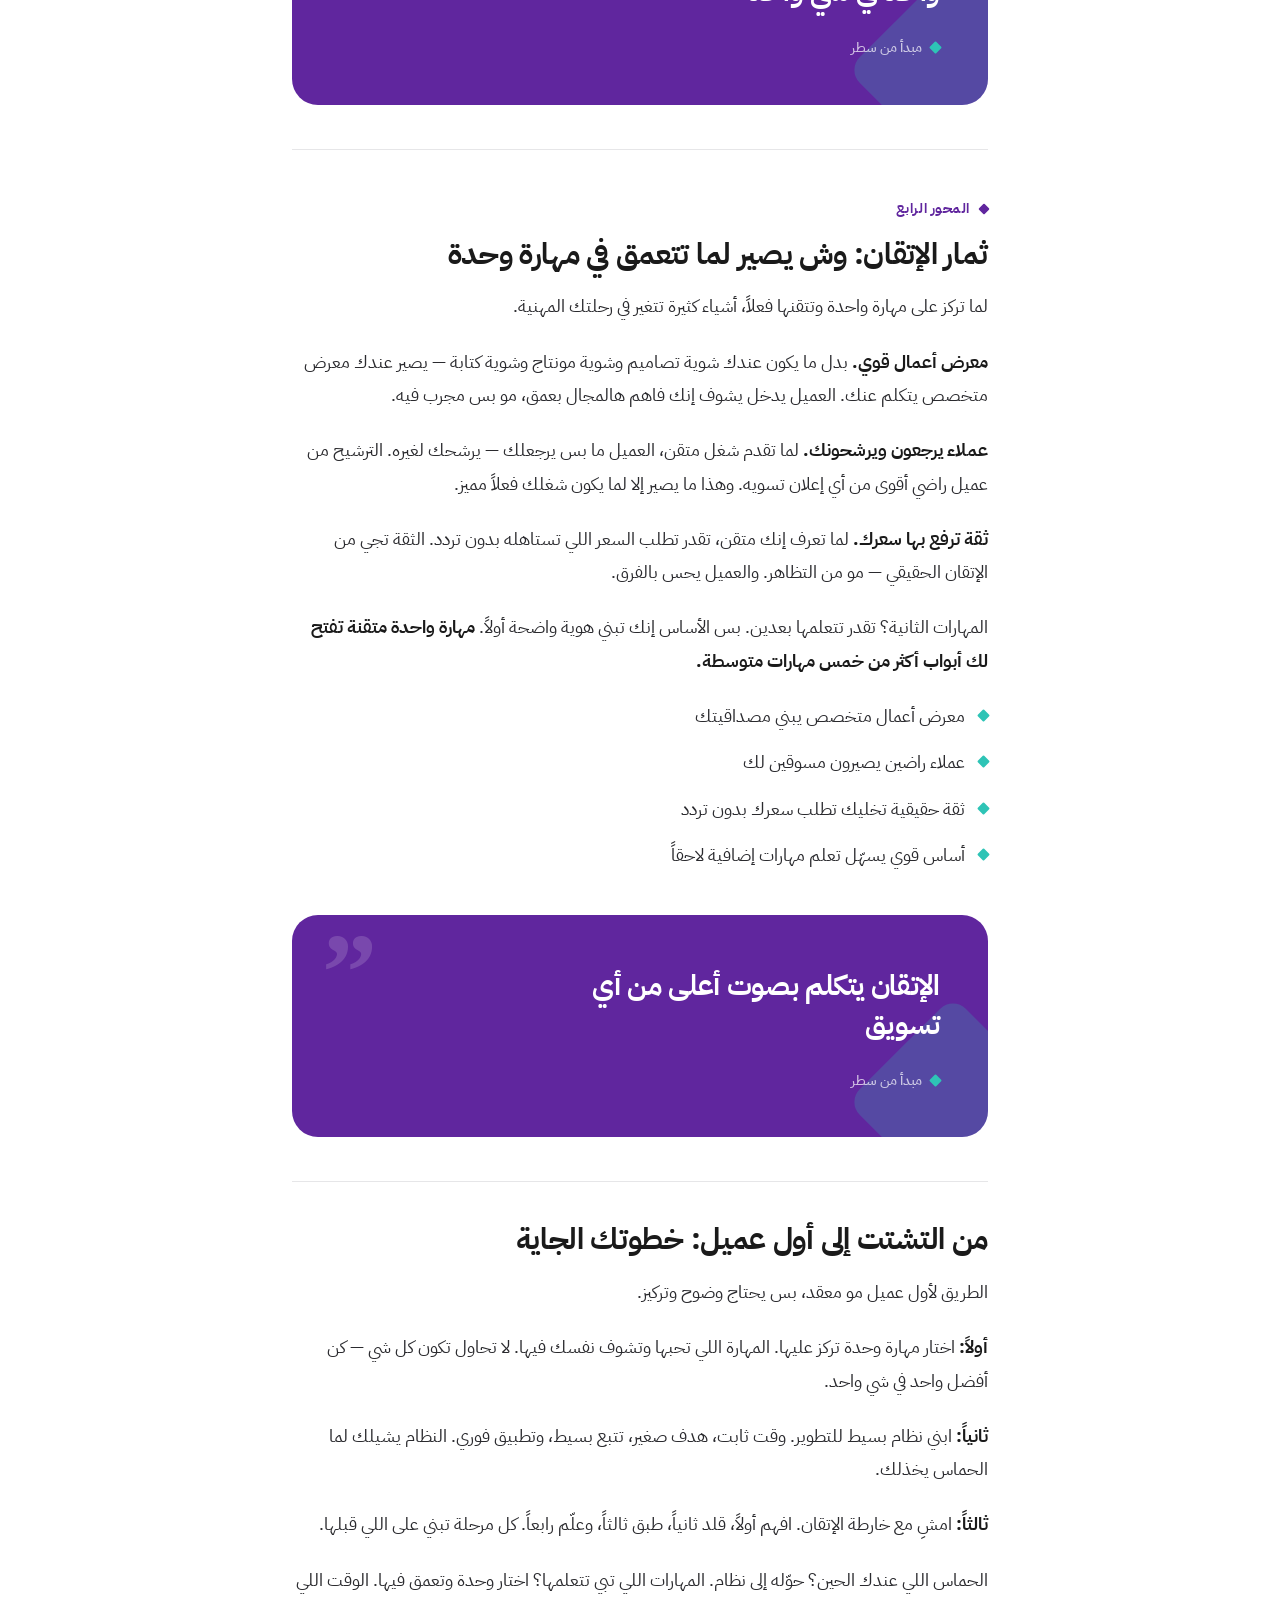
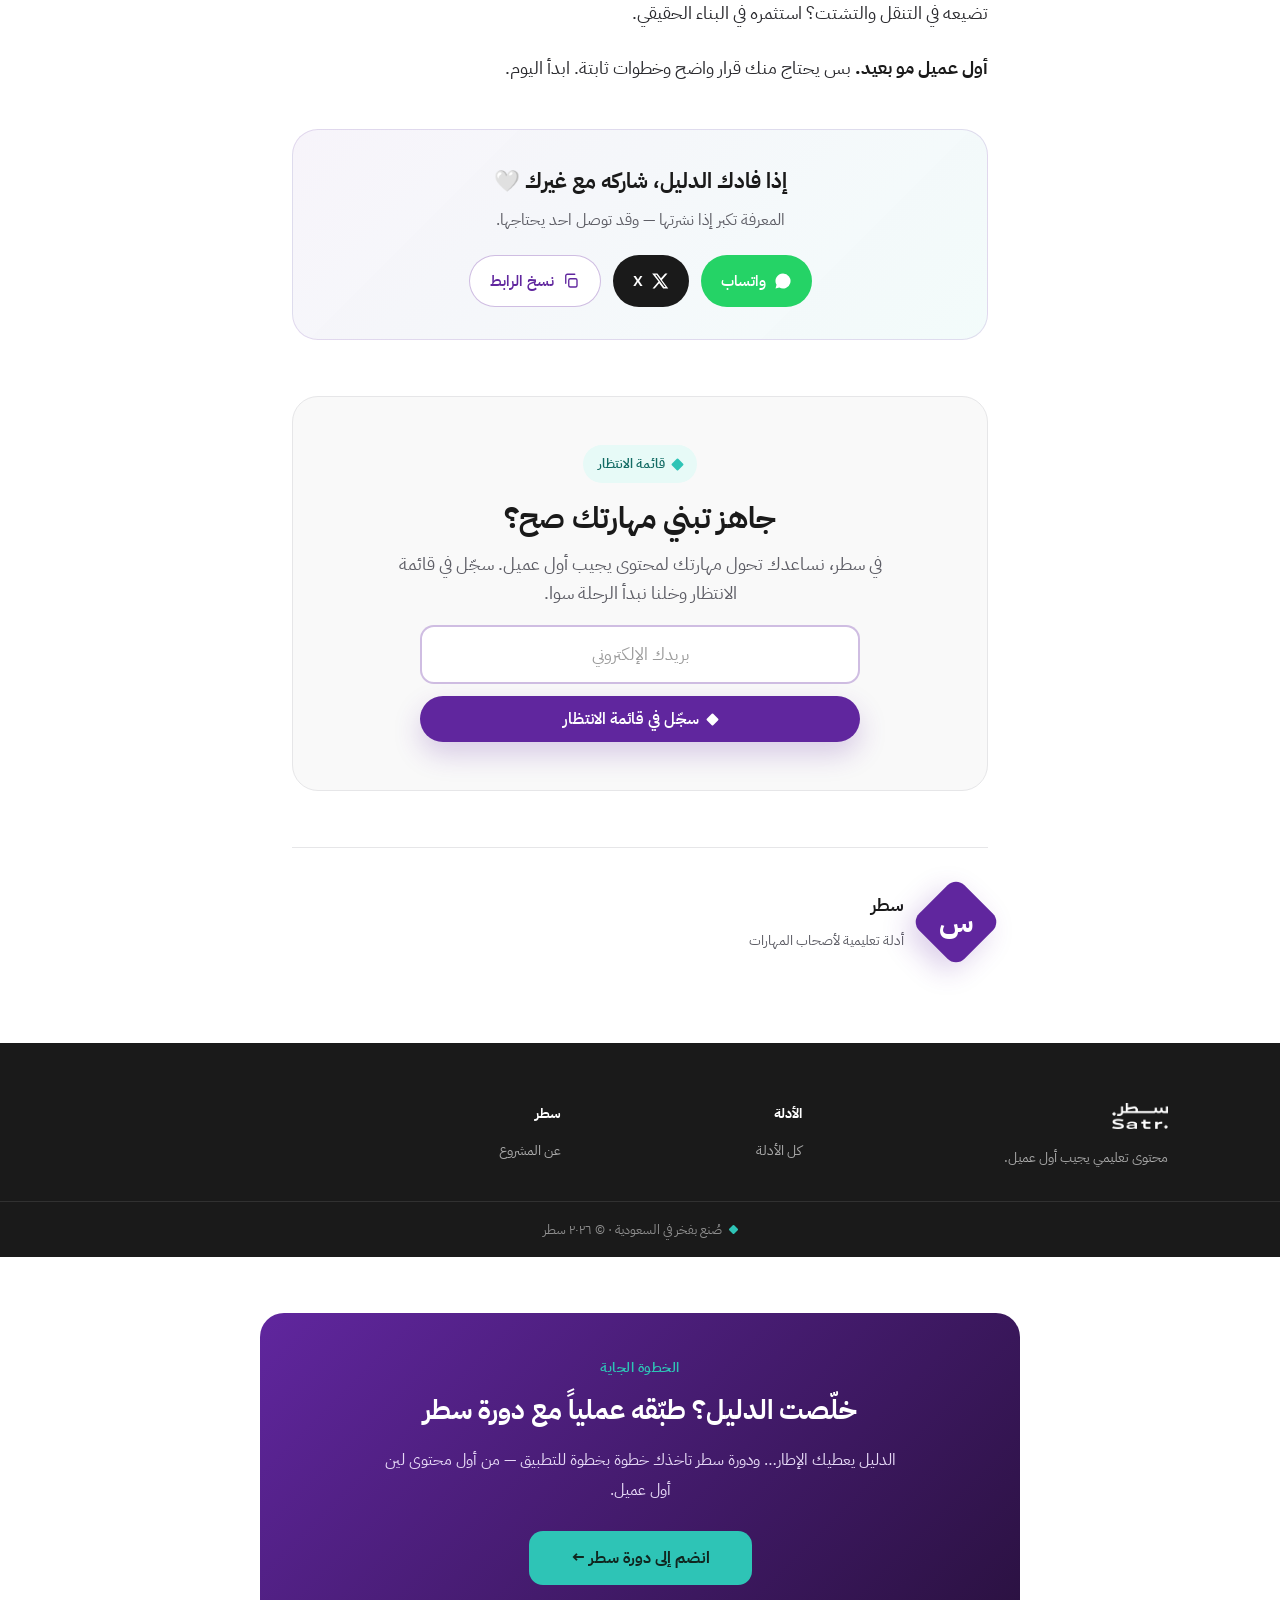
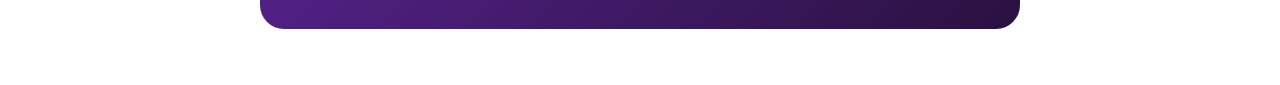
<file: guides/guide-3888bc56.html>
<!DOCTYPE html>
<html lang="ar" dir="rtl">
<head>
<meta charset="utf-8">
<meta name="viewport" content="width=device-width, initial-scale=1">
<title>دليلك لإتقان مهارتك: من التشتت إلى التخصص اللي يجيب العملاء · سطر</title>
<meta name="description" content="كيف تبني نظام يخليك تتطور كل يوم، وتتجنب فخ التشتت اللي يأخر أول عميل؟ دليل عملي يوصلك من الفهم إلى الإتقان.">
<link rel="stylesheet" href="../colors_and_type.css">
<link rel="stylesheet" href="../styles.css">
<style>.wl-form{display:flex;flex-direction:column;gap:12px;margin-top:18px;max-width:440px;margin-inline:auto}.wl-input{width:100%;padding:15px 18px;border:2px solid rgba(96,38,158,.3);border-radius:14px;background:#fff;color:#1A1A1A;font-family:inherit;font-size:1.05rem;text-align:center;box-sizing:border-box}.wl-input::placeholder{color:#9b9b9b}.wl-input:focus{outline:none;border-color:#60269E;background:#fff;box-shadow:0 0 0 3px rgba(96,38,158,.12)}.wl-form .btn{margin:0;width:100%;justify-content:center}.wl-msg{margin-top:16px;padding:14px 18px;border-radius:12px;font-size:1.02rem;line-height:1.7;max-width:440px;margin-inline:auto}.wl-msg--ok{background:rgba(46,196,182,.16);border:1px solid rgba(46,196,182,.4);color:#0d7d72}.wl-msg--err{background:rgba(220,80,80,.12);border:1px solid rgba(220,80,80,.35);color:#b03030}.sharebox{margin:44px 0 0;padding:32px 28px;text-align:center;background:linear-gradient(135deg,rgba(96,38,158,.05),rgba(46,196,182,.06));border:1px solid rgba(96,38,158,.14);border-radius:var(--r-xl,26px)}.sharebox h3{font-size:1.3rem;font-weight:var(--fw-bold,700);color:#1A1A1A;margin:0 0 6px}.sharebox p{font-size:.98rem;color:#5e5e66;margin:0 0 20px}.share-btns{display:flex;gap:12px;justify-content:center;flex-wrap:wrap}.share-btn{display:inline-flex;align-items:center;gap:8px;padding:12px 20px;border-radius:var(--r-pill,999px);font-family:inherit;font-size:.95rem;font-weight:var(--fw-semibold,600);cursor:pointer;border:none;transition:transform .2s,box-shadow .2s,background .2s;text-decoration:none}.share-btn svg{width:18px;height:18px}.share-btn:hover{transform:translateY(-2px);box-shadow:0 8px 20px rgba(26,26,26,.12)}.share-btn--wa{background:#25D366;color:#fff}.share-btn--x{background:#1A1A1A;color:#fff}.share-btn--copy{background:#fff;color:#60269E;border:1.5px solid rgba(96,38,158,.3)}.share-btn--copy.copied{background:rgba(46,196,182,.16);color:#0d7d72;border-color:rgba(46,196,182,.4)}</style>
</head>
<body><a href="https://satarr.com/" target="_blank" rel="noopener" id="satr-course-top" dir="rtl" style="display:flex;align-items:center;justify-content:center;gap:12px;flex-wrap:wrap;background:linear-gradient(90deg,#2A1140,#60269E);color:#fff;text-decoration:none;padding:15px 20px;font-family:inherit;font-weight:600;font-size:15.5px;">حاب توصل إلى أول عميل؟<span style="background:#2EC4B6;color:#10261F;padding:8px 18px;border-radius:22px;font-weight:700;">ابدأ دورة سطر ←</span></a>

<header class="nav"><div class="nav__inner"><a href="../index.html" aria-label="سطر"><img class="nav__logo" src="../assets/logo-purple-trim.png" alt="سطر"></a><nav class="nav__links"><a class="nav__link" href="../index.html#guides">الأدلة</a><a class="nav__link" href="../index.html#about">عن سطر</a></nav><span class="nav__spacer"></span><a class="btn btn--primary" href="https://t.me/satr_marketing" target="_blank" rel="noopener"><span class="nav__cta-text">انضم لتليجرام</span></a></div></header>

<section class="ghero"><div class="container"><a class="backlink" href="../index.html#guides">→ كل الأدلة</a><div class="tagrow"><span class="tag tag--level"><span class="rh rh--p"></span> للمبتدئين</span>
      <span class="tag tag--topic"><span class="rh"></span> إتقان المهارات</span></div><h1 class="ghero__title">دليلك لإتقان مهارتك: من التشتت إلى التخصص اللي يجيب العملاء</h1><p class="ghero__lead">كيف تبني نظام يخليك تتطور كل يوم، وتتجنب فخ التشتت اللي يأخر أول عميل؟ دليل عملي يوصلك من الفهم إلى الإتقان.</p><div class="ghero__meta"><div class="gm"><svg viewBox="0 0 24 24" fill="none" stroke-width="1.8" stroke-linecap="round" stroke-linejoin="round"><circle cx="12" cy="12" r="9"/><path d="M12 7v5l3 2"/></svg><div><b>٧ دقيقة</b><span>وقت القراءة</span></div></div><div class="gm"><svg viewBox="0 0 24 24" fill="none" stroke-width="1.8" stroke-linecap="round" stroke-linejoin="round"><path d="M4 6h16M4 12h16M4 18h10"/></svg><div><b>٤ محاور</b><span>مرتّبة</span></div></div><div class="gm"><svg viewBox="0 0 24 24" fill="none" stroke-width="1.8" stroke-linecap="round" stroke-linejoin="round"><path d="m12 3 2.6 5.3 5.9.9-4.2 4.1 1 5.8L12 16.9 6.7 19.2l1-5.8L3.5 9.2l5.9-.9z"/></svg><div><b>للمبتدئين</b><span>المستوى</span></div></div></div></div></section>

<div class="article-wrap"><div class="container container--narrow">
<nav class="toc" aria-label="محتويات"><h2 class="toc__title"><span class="rh rh--p"></span> في هذا الدليل</h2><ol class="toc__list">
        <li><a href="#s1">ليش ناس تتعلم سنين وما توصل؟</a></li>
        <li><a href="#s2">بناء نظام للتطوير: أربع ركائز تضمن استمرارك</a></li>
        <li><a href="#s3">خارطة الإتقان: أربع مراحل تمر فيها كل مهارة</a></li>
        <li><a href="#s4">فخ التشتت: ليش مهارة واحدة متقنة أقوى من خمس مهارات متوسطة</a></li>
        <li><a href="#s5">ثمار الإتقان: وش يصير لما تتعمق في مهارة وحدة</a></li>
        <li><a href="#s6">من التشتت إلى أول عميل: خطوتك الجاية</a></li>
</ol></nav>

<article class="article">

      <h2 id="s1">ليش ناس تتعلم سنين وما توصل؟</h2>

      <p>كلنا نبدأ بحماس. نشوف مهارة جديدة، نتحمس، نبدأ نتعلم... وبعد أسبوعين الحماس يروح والمهارة تنضاف لقائمة "الأشياء اللي بديتها وما كملتها".</p>
      <p>المشكلة مو فيك. المشكلة إن <strong>الحماس وحده ما يكفي</strong>. اللي يوصل مو اللي عنده حماس أكثر — اللي يوصل هو اللي بنى نظام يمشي عليه حتى لو المزاج مو معاه.</p>
      <p>وفي نفس الوقت، كثير يقعون في فخ ثاني: يحاولون يتعلمون كل شي. تصميم ومونتاج وكتابة وتصوير... وبعد شهور يكتشفون إنهم ما أتقنوا ولا مهارة منها. السوق ما يدفع للشخص اللي "يسوي كل شي شوي". السوق يدفع للمتخصص اللي يعرف شغله بعمق.</p>
      <p>هذا الدليل يعطيك خارطة واضحة: كيف تبني نظام للتطوير، وش المراحل اللي تمر فيها أي مهارة، وليش التركيز على مهارة وحدة هو أسرع طريق لأول عميل.</p>

      <hr class="divider">

      <div class="axis"><span class="axis__num"><span class="rh"></span> المحور الأول</span></div>

      <h2 id="s2">بناء نظام للتطوير: أربع ركائز تضمن استمرارك</h2>

      <p>الحماس يجي بقوة — ويروح بسرعة. هذي طبيعته. عشان كذا ما تقدر تعتمد عليه كمحرك رئيسي لتطورك. الحل؟ <strong>تبني نظام يشتغل حتى لو الحماس راح</strong>.</p>
      <p>النظام مو شي معقد. أربع ركائز بسيطة تقدر تبدأ فيها من اليوم:</p>
      <p><strong>الركيزة الأولى: وقت ثابت.</strong> حدد ساعة معينة كل يوم للتطوير. مو "لما يجيني المزاج" أو "لما يكون عندي وقت". الوقت الثابت يحول التطوير من قرار يومي تتعب فيه — إلى عادة تلقائية ما تفكر فيها.</p>
      <p><strong>الركيزة الثانية: هدف صغير.</strong> كل جلسة، حدد مهمة واحدة واضحة. مو "أتعلم كل شي عن التصميم اليوم". خلها مهمة تقدر تنجزها: "أصمم بوست واحد" أو "أتعلم أداة وحدة". الإنجاز الصغير يعطيك دافع تكمل.</p>
      <p><strong>الركيزة الثالثة: تتبع بسيط.</strong> علامة صح أو تشييك بعد كل جلسة. شي بسيط جداً، بس أثره كبير. لما تشوف تقدمك بعينك — سلسلة من العلامات تكبر كل يوم — يصير صعب توقف.</p>
      <p><strong>الركيزة الرابعة: تطبيق فوري.</strong> كل ما تتعلم شي، طبقه نفس اليوم. النظرية بدون تطبيق تتبخر. اللي تطبقه يثبت في ذهنك — واللي تأجله غالباً راح تنساه.</p>

      <ul>
        <li>وقت ثابت: حول التطوير من قرار يومي إلى عادة</li>
        <li>هدف صغير: مهمة واحدة واضحة كل جلسة</li>
        <li>تتبع بسيط: علامة تشييك تخلق دافع يكبر مع الوقت</li>
        <li>تطبيق فوري: اللي تطبقه يثبت، واللي تأجله ينتسى</li>
      </ul>

      <figure class="pullquote"><span class="pullquote__mark">”</span><span class="pullquote__rh"></span><p>الحماس يبدأ المشوار — والنظام يكمله</p><cite><span class="rh"></span> مبدأ من سطر</cite></figure>

      <hr class="divider">

      <div class="axis"><span class="axis__num"><span class="rh"></span> المحور الثاني</span></div>

      <h2 id="s3">خارطة الإتقان: أربع مراحل تمر فيها كل مهارة</h2>

      <p>سواء تتعلم تصميم أو كتابة أو مونتاج أو أي مهارة ثانية — الخارطة وحدة. أربع مراحل ثابتة، يختلف فقط الوقت والمجال.</p>
      <p><strong>المرحلة الأولى: الفهم.</strong> قبل ما تمسك الأدوات وتبدأ تطبق، تحتاج تفهم أساسيات المهارة. مو حفظ — فهم حقيقي. ليش الأشياء تنسوى بطريقة معينة؟ وش المبادئ الأساسية؟ اللي يبدأ يطبق بدون فهم يبني على أساس هش — وكل ما تقدم أكثر، كل ما صار صعب يرجع يصلح الأساس.</p>
      <p><strong>المرحلة الثانية: التقليد.</strong> بعد ما تفهم، تبدأ تقلد اللي سبقوك. تشوف شغلهم، تحلله، وتحاول تسوي مثله. التقليد مو ضعف أو سرقة — هو أسرع طريق للتعلم. كل الكبار في أي مجال بدأوا بالتقليد قبل ما يطورون أسلوبهم الخاص.</p>
      <p><strong>المرحلة الثالثة: التطبيق.</strong> هنا تبدأ تجرب بنفسك. تسوي مشاريع حقيقية، تغلط، تتعلم من أخطائك. كل غلطة في هذي المرحلة تعلمك أكثر من عشر فيديوهات تشاهدها. المشاهدة تعطيك معلومة — التطبيق يعطيك خبرة حقيقية.</p>
      <p><strong>المرحلة الرابعة: التعليم.</strong> لما تشرح اللي تعلمته لغيرك، شيئين يصيرون: أولاً، المعلومات تثبت في ذهنك بشكل أعمق. ثانياً، تبني مصداقيتك وتظهر خبرتك للناس. التعليم مو بس يثبت إتقانك — يبني الثقة اللي توصلك لأول عميل.</p>

      <ul>
        <li>الفهم: افهم المبادئ قبل ما تمسك الأدوات</li>
        <li>التقليد: قلد الكبار قبل ما تطور أسلوبك</li>
        <li>التطبيق: جرب واغلط — الخبرة تجي من هنا</li>
        <li>التعليم: اشرح لغيرك وثبّت إتقانك</li>
      </ul>

      <figure class="pullquote"><span class="pullquote__mark">”</span><span class="pullquote__rh"></span><p>اللي تعلّمه لغيرك ما تنساه أبداً</p><cite><span class="rh"></span> مبدأ من سطر</cite></figure>

      <hr class="divider">

      <div class="axis"><span class="axis__num"><span class="rh"></span> المحور الثالث</span></div>

      <h2 id="s4">فخ التشتت: ليش مهارة واحدة متقنة أقوى من خمس مهارات متوسطة</h2>

      <p>أكبر خطأ يسويه صاحب المهارة في البداية إنه يحاول يتعلم كل شي. تصميم، مونتاج، كتابة، تصوير، إدارة حسابات... وبعد شهرين يكتشف إنه ما أتقن ولا واحدة فيها.</p>
      <p><strong>التنقل بين المهارات مصيدة.</strong> تبدأ بالتصميم، تحس إنك تحتاج مونتاج عشان تكمل. تتعلم مونتاج، تحس إنك تحتاج كتابة عشان المحتوى. وهكذا تدور في حلقة ما تنتهي. في النهاية عندك خمس مهارات كلها في المستوى المتوسط — ومستوى متوسط ما يجيب عملاء.</p>
      <p><strong>السوق يدفع للمتخصص.</strong> العميل يدور شخص يقول بثقة: "أنا مصمم، وهذا شغلي." مو شخص يقول: "أسوي تصميم ومونتاج وكتابة وتصوير وشوية إدارة حسابات." التخصص يبني ثقة. التشتت يبني شك.</p>
      <p>لما تتعمق في مهارة واحدة، تبدأ تعرف التفاصيل الدقيقة اللي ما يعرفها غيرك. تعرف وش يبي العميل قبل ما يقول. تعرف الأخطاء الشائعة وكيف تتجنبها. تعرف الفرق بين الشغل العادي والشغل الممتاز. <strong>هذا الفرق بين اللي يشتغل واللي ينتظر.</strong></p>

      <ul>
        <li>التنقل المستمر يخليك متوسط في كل شي</li>
        <li>العميل يثق بالمتخصص أكثر من اللي يسوي كل شي</li>
        <li>العمق يعطيك معرفة بالتفاصيل اللي تميزك</li>
        <li>التخصص يبني هوية واضحة تسهّل تسويق نفسك</li>
      </ul>

      <figure class="pullquote"><span class="pullquote__mark">”</span><span class="pullquote__rh"></span><p>لا تحاول تكون كل شي — كن أفضل واحد في شي واحد</p><cite><span class="rh"></span> مبدأ من سطر</cite></figure>

      <hr class="divider">

      <div class="axis"><span class="axis__num"><span class="rh"></span> المحور الرابع</span></div>

      <h2 id="s5">ثمار الإتقان: وش يصير لما تتعمق في مهارة وحدة</h2>

      <p>لما تركز على مهارة واحدة وتتقنها فعلاً، أشياء كثيرة تتغير في رحلتك المهنية.</p>
      <p><strong>معرض أعمال قوي.</strong> بدل ما يكون عندك شوية تصاميم وشوية مونتاج وشوية كتابة — يصير عندك معرض متخصص يتكلم عنك. العميل يدخل يشوف إنك فاهم هالمجال بعمق، مو بس مجرب فيه.</p>
      <p><strong>عملاء يرجعون ويرشحونك.</strong> لما تقدم شغل متقن، العميل ما بس يرجعلك — يرشحك لغيره. الترشيح من عميل راضي أقوى من أي إعلان تسويه. وهذا ما يصير إلا لما يكون شغلك فعلاً مميز.</p>
      <p><strong>ثقة ترفع بها سعرك.</strong> لما تعرف إنك متقن، تقدر تطلب السعر اللي تستاهله بدون تردد. الثقة تجي من الإتقان الحقيقي — مو من التظاهر. والعميل يحس بالفرق.</p>
      <p>المهارات الثانية؟ تقدر تتعلمها بعدين. بس الأساس إنك تبني هوية واضحة أولاً. <strong>مهارة واحدة متقنة تفتح لك أبواب أكثر من خمس مهارات متوسطة.</strong></p>

      <ul>
        <li>معرض أعمال متخصص يبني مصداقيتك</li>
        <li>عملاء راضين يصيرون مسوقين لك</li>
        <li>ثقة حقيقية تخليك تطلب سعرك بدون تردد</li>
        <li>أساس قوي يسهّل تعلم مهارات إضافية لاحقاً</li>
      </ul>

      <figure class="pullquote"><span class="pullquote__mark">”</span><span class="pullquote__rh"></span><p>الإتقان يتكلم بصوت أعلى من أي تسويق</p><cite><span class="rh"></span> مبدأ من سطر</cite></figure>

      <hr class="divider">

      <h2 id="s6">من التشتت إلى أول عميل: خطوتك الجاية</h2>

      <p>الطريق لأول عميل مو معقد، بس يحتاج وضوح وتركيز.</p>
      <p><strong>أولاً:</strong> اختار مهارة وحدة تركز عليها. المهارة اللي تحبها وتشوف نفسك فيها. لا تحاول تكون كل شي — كن أفضل واحد في شي واحد.</p>
      <p><strong>ثانياً:</strong> ابني نظام بسيط للتطوير. وقت ثابت، هدف صغير، تتبع بسيط، وتطبيق فوري. النظام يشيلك لما الحماس يخذلك.</p>
      <p><strong>ثالثاً:</strong> امشِ مع خارطة الإتقان. افهم أولاً، قلد ثانياً، طبق ثالثاً، وعلّم رابعاً. كل مرحلة تبني على اللي قبلها.</p>
      <p>الحماس اللي عندك الحين؟ حوّله إلى نظام. المهارات اللي تبي تتعلمها؟ اختار وحدة وتعمق فيها. الوقت اللي تضيعه في التنقل والتشتت؟ استثمره في البناء الحقيقي.</p>
      <p><strong>أول عميل مو بعيد.</strong> بس يحتاج منك قرار واضح وخطوات ثابتة. ابدأ اليوم.</p>

<div class="sharebox"><h3>إذا فادك الدليل، شاركه مع غيرك 🤍</h3><p>المعرفة تكبر إذا نشرتها — وقد توصل احد يحتاجها.</p><div class="share-btns"><a class="share-btn share-btn--wa" id="shareWa" target="_blank" rel="noopener"><svg viewBox="0 0 24 24" fill="currentColor"><path d="M17.5 14.4c-.3-.15-1.8-.9-2.08-1-.28-.1-.48-.15-.68.15s-.78.97-.96 1.17c-.18.2-.35.22-.65.07-.3-.15-1.27-.47-2.42-1.5-.9-.8-1.5-1.78-1.67-2.08-.18-.3-.02-.46.13-.6.13-.13.3-.35.45-.52.15-.18.2-.3.3-.5.1-.2.05-.37-.02-.52-.08-.15-.68-1.63-.93-2.23-.24-.58-.49-.5-.68-.51l-.58-.01c-.2 0-.52.07-.8.37-.27.3-1.04 1.02-1.04 2.48s1.07 2.88 1.22 3.08c.15.2 2.1 3.2 5.08 4.49.71.3 1.26.49 1.7.63.71.22 1.36.19 1.87.12.57-.09 1.8-.74 2.05-1.45.25-.7.25-1.31.18-1.44-.07-.13-.27-.2-.57-.35zM12 2a10 10 0 0 0-8.6 15.07L2 22l5.07-1.33A10 10 0 1 0 12 2z"/></svg> واتساب</a><a class="share-btn share-btn--x" id="shareX" target="_blank" rel="noopener"><svg viewBox="0 0 24 24" fill="currentColor"><path d="M18.9 2H22l-7.5 8.6L23 22h-6.8l-5.3-7-6 7H2l8-9.2L1.5 2h7l4.8 6.4zm-1.2 18h1.7L7.4 3.8H5.6z"/></svg> X</a><button class="share-btn share-btn--copy" id="shareCopy" type="button"><svg viewBox="0 0 24 24" fill="none" stroke="currentColor" stroke-width="1.8" stroke-linecap="round" stroke-linejoin="round"><rect x="9" y="9" width="11" height="11" rx="2"/><path d="M5 15V5a2 2 0 0 1 2-2h10"/></svg> <span class="copy-text">نسخ الرابط</span></button></div></div>

<section class="ctabox" id="waitlist"><span class="ctabox__tag"><span class="rh"></span> قائمة الانتظار</span><h2>جاهز تبني مهارتك صح؟</h2><p>في سطر، نساعدك تحول مهارتك لمحتوى يجيب أول عميل. سجّل في قائمة الانتظار وخلنا نبدأ الرحلة سوا.</p><form class="wl-form" onsubmit="try{satrJoin(event)}catch(e){}return false;"><input class="wl-input" type="email" name="email" placeholder="بريدك الإلكتروني" required dir="ltr"><button class="btn btn--primary btn--lg" type="submit"><span class="rh" style="background:#fff"></span> <span class="wl-btn-text">سجّل في قائمة الانتظار</span></button></form><p class="wl-msg" id="wlMsg" style="display:none"></p></section>

<div class="author"><div class="author__avatar"><span>س</span></div><div class="author__info"><b>سطر</b><span>أدلة تعليمية لأصحاب المهارات</span></div></div>

</article></div></div>

<footer class="footer"><div class="footer__inner"><div class="footer__brand"><img class="footer__logo" src="../assets/logo-white-trim.png" alt="سطر"><p class="footer__tag">محتوى تعليمي يجيب أول عميل.</p></div><div class="footer__col"><h4>الأدلة</h4><a href="../index.html#guides">كل الأدلة</a></div><div class="footer__col"><h4>سطر</h4><a href="../index.html#about">عن المشروع</a></div></div><div class="footer__bar"><span class="rh"></span> صُنع بفخر في السعودية · © ٢٠٢٦ سطر</div></footer>

<script>var GUIDE_TITLE="دليلك لإتقان مهارتك: من التشتت إلى التخصص اللي يجيب العملاء";
(function(){var url=window.location.href;var t=GUIDE_TITLE+' \u2014 دليل من سطر';var wa=document.getElementById("shareWa");if(wa)wa.href="https://wa.me/?text="+encodeURIComponent(t+"\n"+url);var x=document.getElementById("shareX");if(x)x.href="https://twitter.com/intent/tweet?text="+encodeURIComponent(t)+"&url="+encodeURIComponent(url);var cp=document.getElementById("shareCopy");if(cp)cp.addEventListener("click",function(){var done=function(){cp.classList.add("copied");cp.querySelector(".copy-text").textContent="تم النسخ ✓";setTimeout(function(){cp.classList.remove("copied");cp.querySelector(".copy-text").textContent="نسخ الرابط";},2000);};if(navigator.clipboard&&navigator.clipboard.writeText){navigator.clipboard.writeText(url).then(done).catch(function(){done();});}else{var i=document.createElement("input");i.value=url;document.body.appendChild(i);i.select();try{document.execCommand("copy");}catch(e){}document.body.removeChild(i);done();}});})();
function satrJoin(e){e.preventDefault();var f=e.target;var email=f.email.value.trim();var btn=f.querySelector("button");var msg=document.getElementById("wlMsg");if(!email){return false;}btn.disabled=true;btn.querySelector(".wl-btn-text").textContent="جاري التسجيل...";fetch("https://satr2030.app.n8n.cloud/webhook/satr-waitlist",{method:"POST",headers:{"Content-Type":"application/json"},body:JSON.stringify({email:email,guide:GUIDE_TITLE,source:"دليل سطر"})}).then(function(r){return r.json();}).then(function(d){f.style.display="none";msg.style.display="block";msg.className="wl-msg wl-msg--ok";msg.innerHTML="✅ <b>تم تسجيلك بنجاح!</b><br>شكراً لك — صرت ضمن قائمة الانتظار. بنرسل لك أول ما يصير عندنا جديد يفيدك. 🙏";}).catch(function(err){btn.disabled=false;btn.querySelector(".wl-btn-text").textContent="حاول مرة ثانية";msg.style.display="block";msg.className="wl-msg wl-msg--err";msg.textContent="صار خطأ بسيط، جرّب مرة ثانية بعد لحظات.";});return false;}</script>

<section id="satr-course-cta" dir="rtl" style="max-width:760px;margin:56px auto;padding:44px 32px;border-radius:24px;background:linear-gradient(135deg,#60269E,#2A1140);color:#fff;text-align:center;"><div style="font-size:14px;font-weight:600;color:#2EC4B6;letter-spacing:.5px;margin-bottom:12px;">الخطوة الجاية</div><h2 style="font-size:27px;font-weight:700;line-height:1.5;margin:0 0 14px;color:#fff;">خلّصت الدليل؟ طبّقه عملياً مع دورة سطر</h2><p style="font-size:16px;line-height:1.9;color:#E6D9F6;margin:0 auto 26px;max-width:520px;">الدليل يعطيك الإطار… ودورة سطر تاخذك خطوة بخطوة للتطبيق — من أول محتوى لين أول عميل.</p><a href="https://satarr.com/" target="_blank" rel="noopener" style="display:inline-block;background:#2EC4B6;color:#10261F;font-weight:700;font-size:16px;text-decoration:none;padding:15px 42px;border-radius:14px;">انضم إلى دورة سطر ←</a></section></body>
</html>
</file>
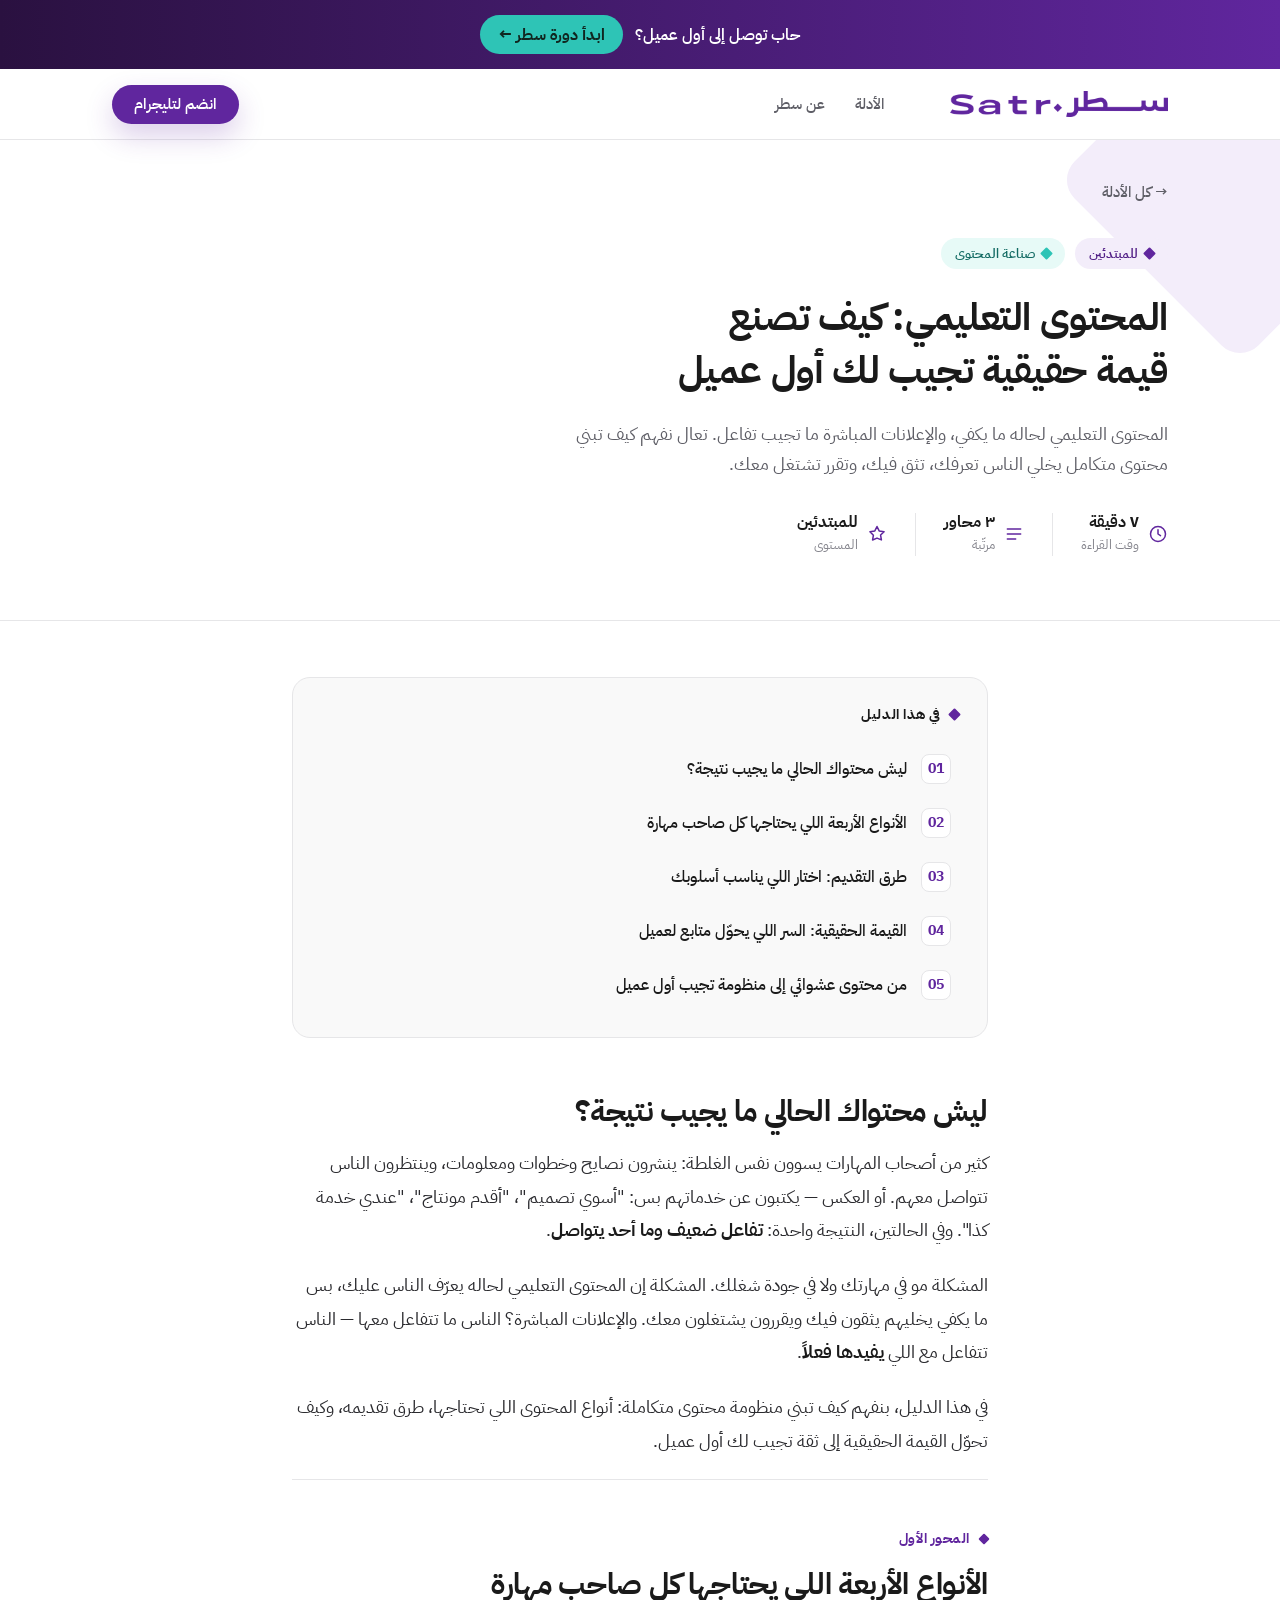
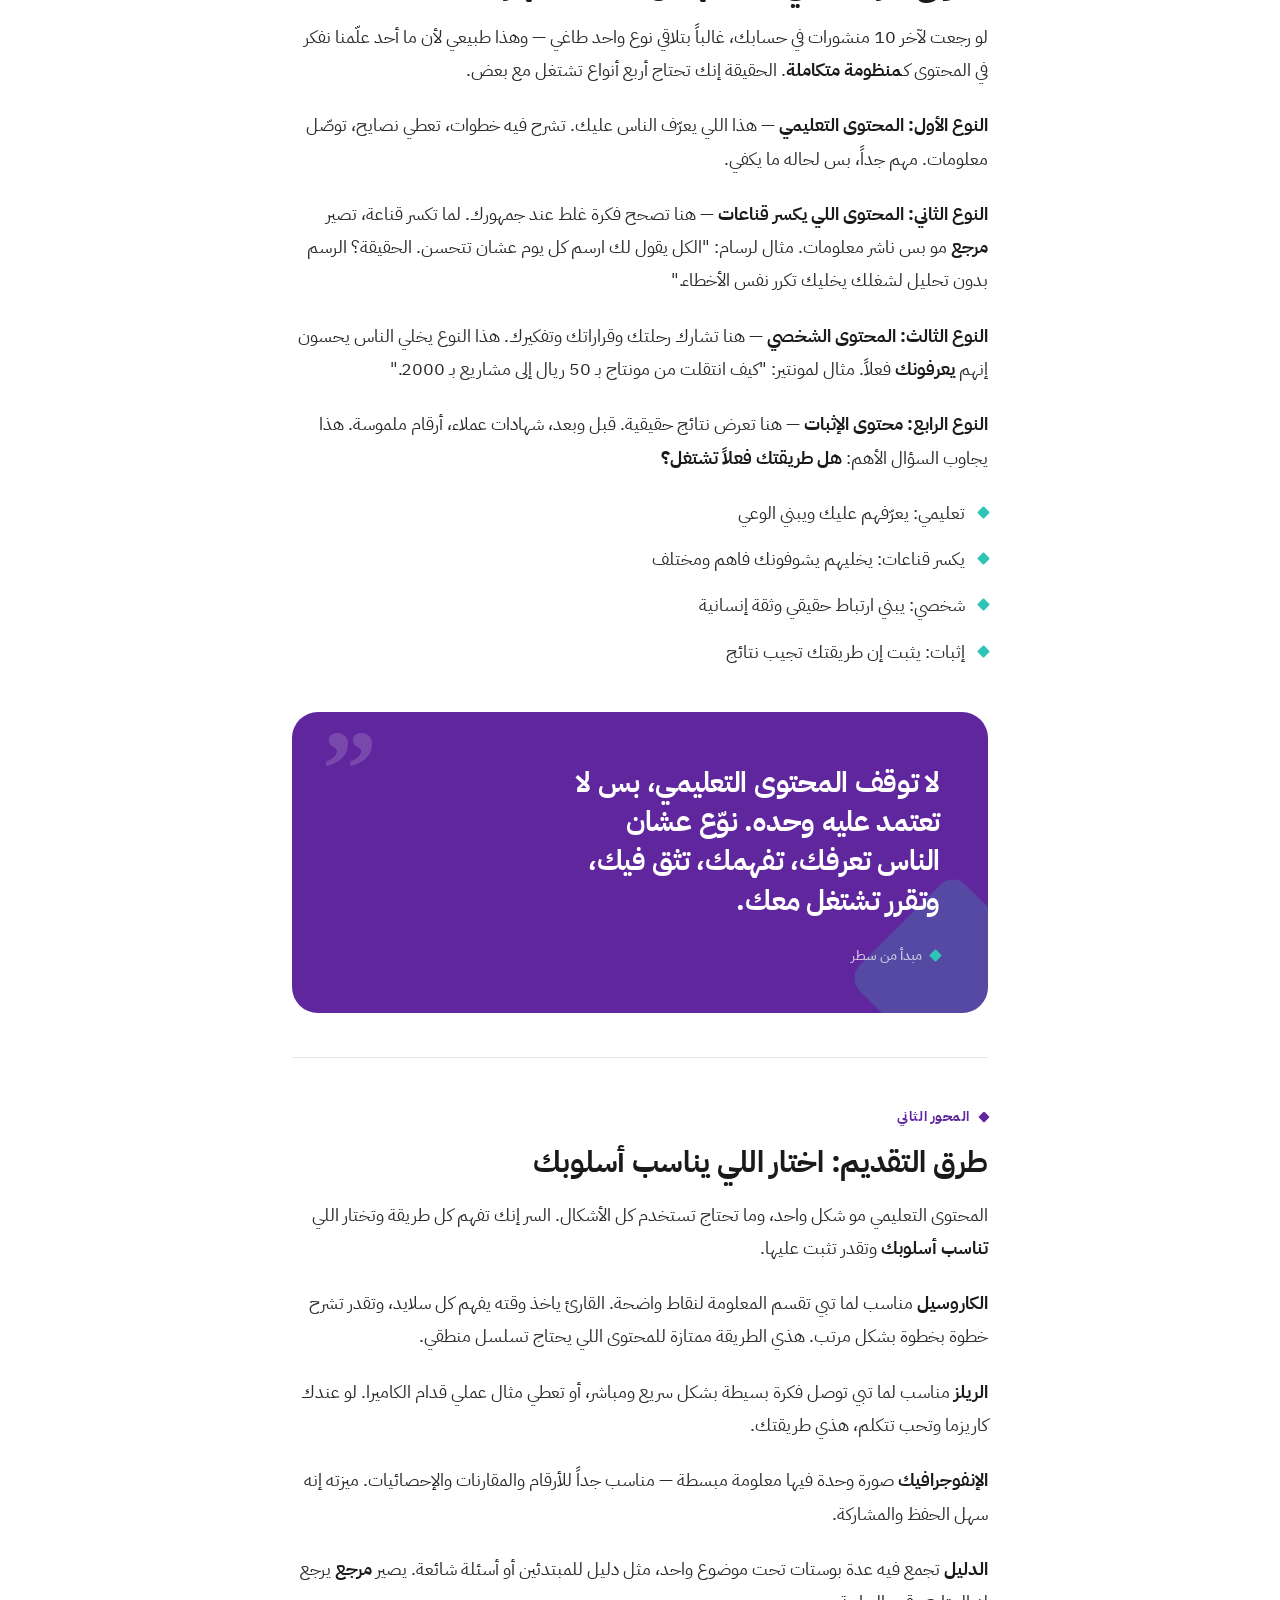
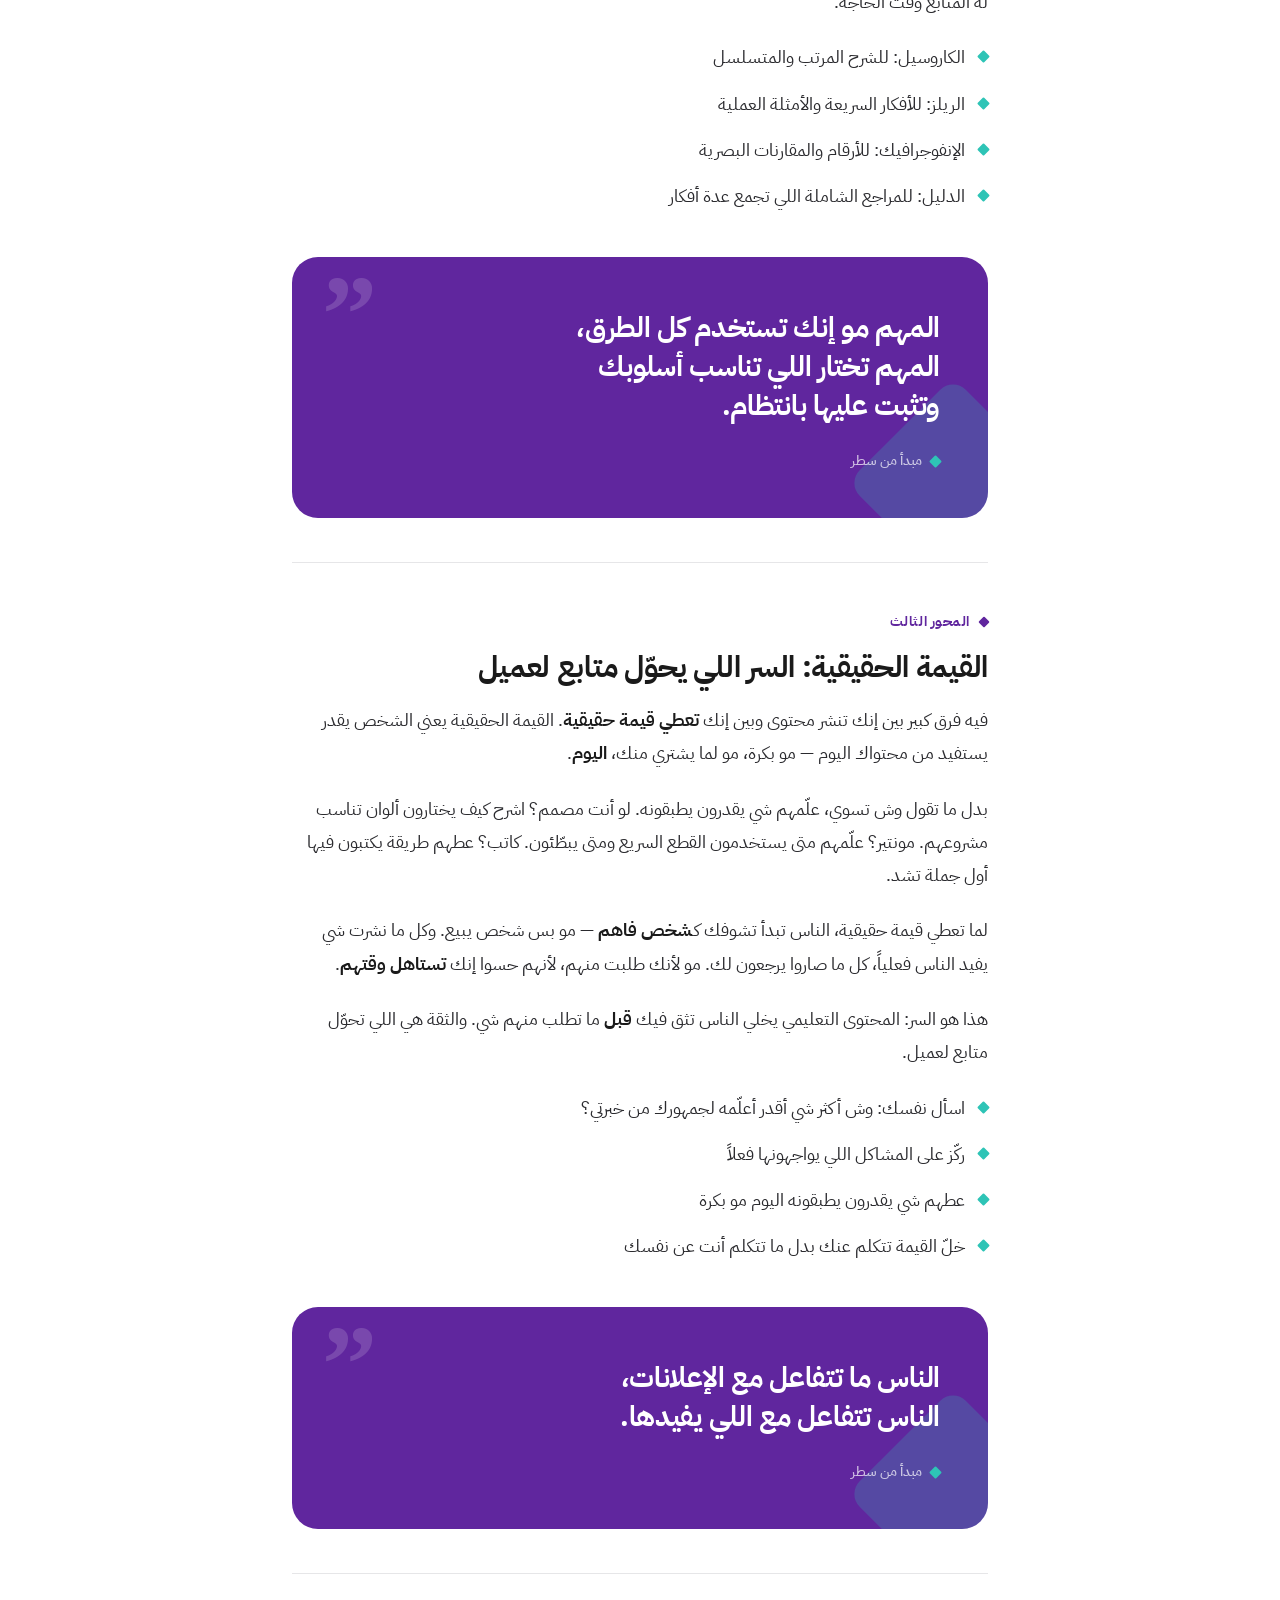
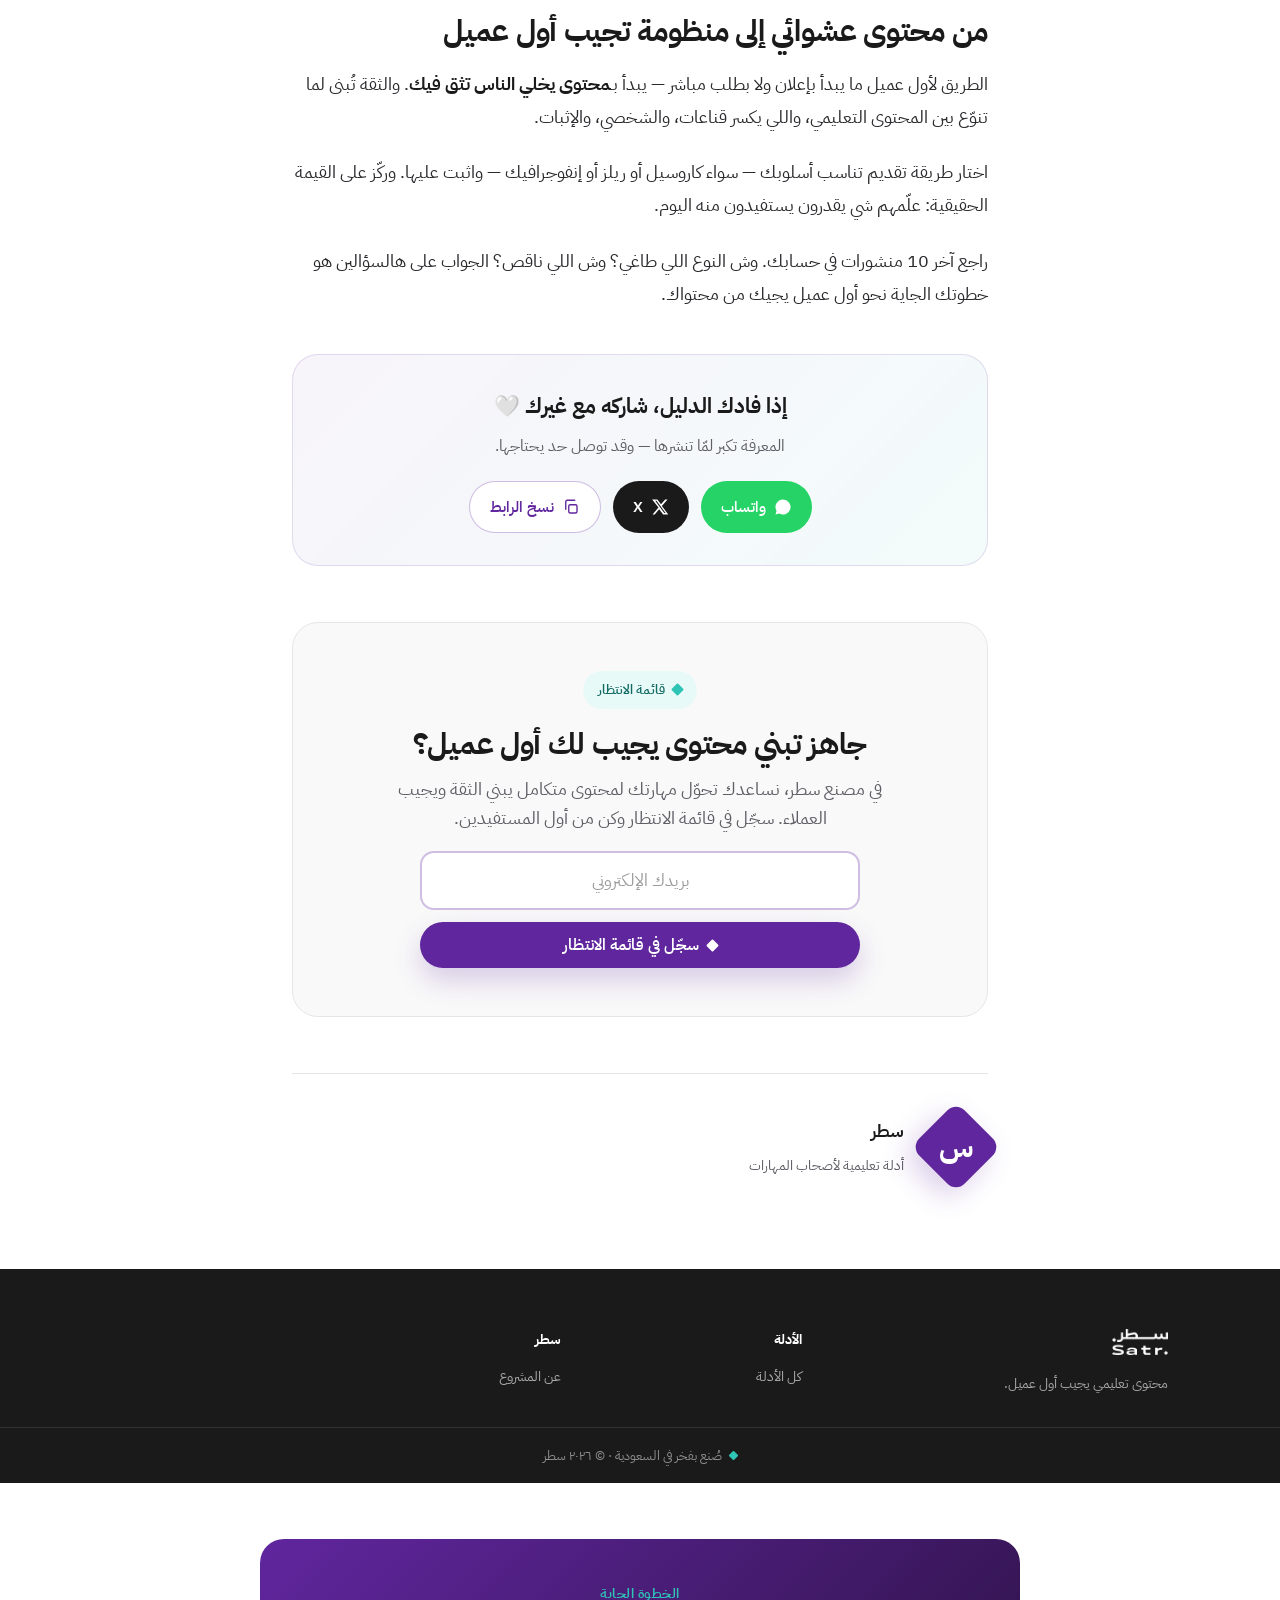
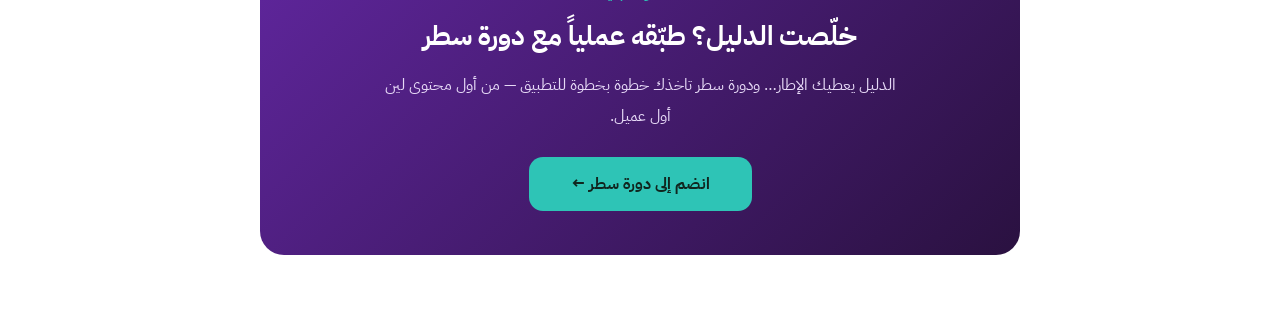
<file: guides/guide-38c8bc56.html>
<!DOCTYPE html>
<html lang="ar" dir="rtl">
<head>
<meta charset="utf-8">
<meta name="viewport" content="width=device-width, initial-scale=1">
<title>المحتوى التعليمي: كيف تصنع قيمة حقيقية تجيب لك أول عميل · سطر</title>
<meta name="description" content="المحتوى التعليمي لحاله ما يكفي، والإعلانات المباشرة ما تجيب تفاعل. تعال نفهم كيف تبني محتوى متكامل يخلي الناس تعرفك، تثق فيك، وتقرر تشتغل معك.">
<link rel="stylesheet" href="../colors_and_type.css">
<link rel="stylesheet" href="../styles.css">
<style>.wl-form{display:flex;flex-direction:column;gap:12px;margin-top:18px;max-width:440px;margin-inline:auto}.wl-input{width:100%;padding:15px 18px;border:2px solid rgba(96,38,158,.3);border-radius:14px;background:#fff;color:#1A1A1A;font-family:inherit;font-size:1.05rem;text-align:center;box-sizing:border-box}.wl-input::placeholder{color:#9b9b9b}.wl-input:focus{outline:none;border-color:#60269E;background:#fff;box-shadow:0 0 0 3px rgba(96,38,158,.12)}.wl-form .btn{margin:0;width:100%;justify-content:center}.wl-msg{margin-top:16px;padding:14px 18px;border-radius:12px;font-size:1.02rem;line-height:1.7;max-width:440px;margin-inline:auto}.wl-msg--ok{background:rgba(46,196,182,.16);border:1px solid rgba(46,196,182,.4);color:#0d7d72}.wl-msg--err{background:rgba(220,80,80,.12);border:1px solid rgba(220,80,80,.35);color:#b03030}.sharebox{margin:44px 0 0;padding:32px 28px;text-align:center;background:linear-gradient(135deg,rgba(96,38,158,.05),rgba(46,196,182,.06));border:1px solid rgba(96,38,158,.14);border-radius:var(--r-xl,26px)}.sharebox h3{font-size:1.3rem;font-weight:var(--fw-bold,700);color:#1A1A1A;margin:0 0 6px}.sharebox p{font-size:.98rem;color:#5e5e66;margin:0 0 20px}.share-btns{display:flex;gap:12px;justify-content:center;flex-wrap:wrap}.share-btn{display:inline-flex;align-items:center;gap:8px;padding:12px 20px;border-radius:var(--r-pill,999px);font-family:inherit;font-size:.95rem;font-weight:var(--fw-semibold,600);cursor:pointer;border:none;transition:transform .2s,box-shadow .2s,background .2s;text-decoration:none}.share-btn svg{width:18px;height:18px}.share-btn:hover{transform:translateY(-2px);box-shadow:0 8px 20px rgba(26,26,26,.12)}.share-btn--wa{background:#25D366;color:#fff}.share-btn--x{background:#1A1A1A;color:#fff}.share-btn--copy{background:#fff;color:#60269E;border:1.5px solid rgba(96,38,158,.3)}.share-btn--copy.copied{background:rgba(46,196,182,.16);color:#0d7d72;border-color:rgba(46,196,182,.4)}</style>
</head>
<body><a href="https://satarr.com/" target="_blank" rel="noopener" id="satr-course-top" dir="rtl" style="display:flex;align-items:center;justify-content:center;gap:12px;flex-wrap:wrap;background:linear-gradient(90deg,#2A1140,#60269E);color:#fff;text-decoration:none;padding:15px 20px;font-family:inherit;font-weight:600;font-size:15.5px;">حاب توصل إلى أول عميل؟<span style="background:#2EC4B6;color:#10261F;padding:8px 18px;border-radius:22px;font-weight:700;">ابدأ دورة سطر ←</span></a>

<header class="nav"><div class="nav__inner"><a href="../index.html" aria-label="سطر"><img class="nav__logo" src="../assets/logo-purple-trim.png" alt="سطر"></a><nav class="nav__links"><a class="nav__link" href="../index.html#guides">الأدلة</a><a class="nav__link" href="../index.html#about">عن سطر</a></nav><span class="nav__spacer"></span><a class="btn btn--primary" href="https://t.me/satr_marketing" target="_blank" rel="noopener"><span class="nav__cta-text">انضم لتليجرام</span></a></div></header>

<section class="ghero"><div class="container"><a class="backlink" href="../index.html#guides">→ كل الأدلة</a><div class="tagrow"><span class="tag tag--level"><span class="rh rh--p"></span> للمبتدئين</span>
      <span class="tag tag--topic"><span class="rh"></span> صناعة المحتوى</span></div><h1 class="ghero__title">المحتوى التعليمي: كيف تصنع قيمة حقيقية تجيب لك أول عميل</h1><p class="ghero__lead">المحتوى التعليمي لحاله ما يكفي، والإعلانات المباشرة ما تجيب تفاعل. تعال نفهم كيف تبني محتوى متكامل يخلي الناس تعرفك، تثق فيك، وتقرر تشتغل معك.</p><div class="ghero__meta"><div class="gm"><svg viewBox="0 0 24 24" fill="none" stroke-width="1.8" stroke-linecap="round" stroke-linejoin="round"><circle cx="12" cy="12" r="9"/><path d="M12 7v5l3 2"/></svg><div><b>٧ دقيقة</b><span>وقت القراءة</span></div></div><div class="gm"><svg viewBox="0 0 24 24" fill="none" stroke-width="1.8" stroke-linecap="round" stroke-linejoin="round"><path d="M4 6h16M4 12h16M4 18h10"/></svg><div><b>٣ محاور</b><span>مرتّبة</span></div></div><div class="gm"><svg viewBox="0 0 24 24" fill="none" stroke-width="1.8" stroke-linecap="round" stroke-linejoin="round"><path d="m12 3 2.6 5.3 5.9.9-4.2 4.1 1 5.8L12 16.9 6.7 19.2l1-5.8L3.5 9.2l5.9-.9z"/></svg><div><b>للمبتدئين</b><span>المستوى</span></div></div></div></div></section>

<div class="article-wrap"><div class="container container--narrow">
<nav class="toc" aria-label="محتويات"><h2 class="toc__title"><span class="rh rh--p"></span> في هذا الدليل</h2><ol class="toc__list">
        <li><a href="#s1">ليش محتواك الحالي ما يجيب نتيجة؟</a></li>
        <li><a href="#s2">الأنواع الأربعة اللي يحتاجها كل صاحب مهارة</a></li>
        <li><a href="#s3">طرق التقديم: اختار اللي يناسب أسلوبك</a></li>
        <li><a href="#s4">القيمة الحقيقية: السر اللي يحوّل متابع لعميل</a></li>
        <li><a href="#s5">من محتوى عشوائي إلى منظومة تجيب أول عميل</a></li>
</ol></nav>

<article class="article">

      <h2 id="s1">ليش محتواك الحالي ما يجيب نتيجة؟</h2>

      <p>كثير من أصحاب المهارات يسوون نفس الغلطة: ينشرون نصايح وخطوات ومعلومات، وينتظرون الناس تتواصل معهم. أو العكس — يكتبون عن خدماتهم بس: "أسوي تصميم"، "أقدم مونتاج"، "عندي خدمة كذا". وفي الحالتين، النتيجة واحدة: <strong>تفاعل ضعيف وما أحد يتواصل</strong>.</p>
      <p>المشكلة مو في مهارتك ولا في جودة شغلك. المشكلة إن المحتوى التعليمي لحاله يعرّف الناس عليك، بس ما يكفي يخليهم يثقون فيك ويقررون يشتغلون معك. والإعلانات المباشرة؟ الناس ما تتفاعل معها — الناس تتفاعل مع اللي <strong>يفيدها فعلاً</strong>.</p>
      <p>في هذا الدليل، بنفهم كيف تبني منظومة محتوى متكاملة: أنواع المحتوى اللي تحتاجها، طرق تقديمه، وكيف تحوّل القيمة الحقيقية إلى ثقة تجيب لك أول عميل.</p>

      <hr class="divider">

      <div class="axis"><span class="axis__num"><span class="rh"></span> المحور الأول</span></div>

      <h2 id="s2">الأنواع الأربعة اللي يحتاجها كل صاحب مهارة</h2>

      <p>لو رجعت لآخر 10 منشورات في حسابك، غالباً بتلاقي نوع واحد طاغي — وهذا طبيعي لأن ما أحد علّمنا نفكر في المحتوى كـ<strong>منظومة متكاملة</strong>. الحقيقة إنك تحتاج أربع أنواع تشتغل مع بعض.</p>
      <p><strong>النوع الأول: المحتوى التعليمي</strong> — هذا اللي يعرّف الناس عليك. تشرح فيه خطوات، تعطي نصايح، توصّل معلومات. مهم جداً، بس لحاله ما يكفي.</p>
      <p><strong>النوع الثاني: المحتوى اللي يكسر قناعات</strong> — هنا تصحح فكرة غلط عند جمهورك. لما تكسر قناعة، تصير <strong>مرجع</strong> مو بس ناشر معلومات. مثال لرسام: "الكل يقول لك ارسم كل يوم عشان تتحسن. الحقيقة؟ الرسم بدون تحليل لشغلك يخليك تكرر نفس الأخطاء."</p>
      <p><strong>النوع الثالث: المحتوى الشخصي</strong> — هنا تشارك رحلتك وقراراتك وتفكيرك. هذا النوع يخلي الناس يحسون إنهم <strong>يعرفونك</strong> فعلاً. مثال لمونتير: "كيف انتقلت من مونتاج بـ 50 ريال إلى مشاريع بـ 2000."</p>
      <p><strong>النوع الرابع: محتوى الإثبات</strong> — هنا تعرض نتائج حقيقية. قبل وبعد، شهادات عملاء، أرقام ملموسة. هذا يجاوب السؤال الأهم: <strong>هل طريقتك فعلاً تشتغل؟</strong></p>

      <ul>
        <li>تعليمي: يعرّفهم عليك ويبني الوعي</li>
        <li>يكسر قناعات: يخليهم يشوفونك فاهم ومختلف</li>
        <li>شخصي: يبني ارتباط حقيقي وثقة إنسانية</li>
        <li>إثبات: يثبت إن طريقتك تجيب نتائج</li>
      </ul>

      <figure class="pullquote"><span class="pullquote__mark">”</span><span class="pullquote__rh"></span><p>لا توقف المحتوى التعليمي، بس لا تعتمد عليه وحده. نوّع عشان الناس تعرفك، تفهمك، تثق فيك، وتقرر تشتغل معك.</p><cite><span class="rh"></span> مبدأ من سطر</cite></figure>

      <hr class="divider">

      <div class="axis"><span class="axis__num"><span class="rh"></span> المحور الثاني</span></div>

      <h2 id="s3">طرق التقديم: اختار اللي يناسب أسلوبك</h2>

      <p>المحتوى التعليمي مو شكل واحد، وما تحتاج تستخدم كل الأشكال. السر إنك تفهم كل طريقة وتختار اللي <strong>تناسب أسلوبك</strong> وتقدر تثبت عليها.</p>
      <p><strong>الكاروسيل</strong> مناسب لما تبي تقسم المعلومة لنقاط واضحة. القارئ ياخذ وقته يفهم كل سلايد، وتقدر تشرح خطوة بخطوة بشكل مرتب. هذي الطريقة ممتازة للمحتوى اللي يحتاج تسلسل منطقي.</p>
      <p><strong>الريلز</strong> مناسب لما تبي توصل فكرة بسيطة بشكل سريع ومباشر، أو تعطي مثال عملي قدام الكاميرا. لو عندك كاريزما وتحب تتكلم، هذي طريقتك.</p>
      <p><strong>الإنفوجرافيك</strong> صورة وحدة فيها معلومة مبسطة — مناسب جداً للأرقام والمقارنات والإحصائيات. ميزته إنه سهل الحفظ والمشاركة.</p>
      <p><strong>الدليل</strong> تجمع فيه عدة بوستات تحت موضوع واحد، مثل دليل للمبتدئين أو أسئلة شائعة. يصير <strong>مرجع</strong> يرجع له المتابع وقت الحاجة.</p>

      <ul>
        <li>الكاروسيل: للشرح المرتب والمتسلسل</li>
        <li>الريلز: للأفكار السريعة والأمثلة العملية</li>
        <li>الإنفوجرافيك: للأرقام والمقارنات البصرية</li>
        <li>الدليل: للمراجع الشاملة اللي تجمع عدة أفكار</li>
      </ul>

      <figure class="pullquote"><span class="pullquote__mark">”</span><span class="pullquote__rh"></span><p>المهم مو إنك تستخدم كل الطرق، المهم تختار اللي تناسب أسلوبك وتثبت عليها بانتظام.</p><cite><span class="rh"></span> مبدأ من سطر</cite></figure>

      <hr class="divider">

      <div class="axis"><span class="axis__num"><span class="rh"></span> المحور الثالث</span></div>

      <h2 id="s4">القيمة الحقيقية: السر اللي يحوّل متابع لعميل</h2>

      <p>فيه فرق كبير بين إنك تنشر محتوى وبين إنك <strong>تعطي قيمة حقيقية</strong>. القيمة الحقيقية يعني الشخص يقدر يستفيد من محتواك اليوم — مو بكرة، مو لما يشتري منك، <strong>اليوم</strong>.</p>
      <p>بدل ما تقول وش تسوي، علّمهم شي يقدرون يطبقونه. لو أنت مصمم؟ اشرح كيف يختارون ألوان تناسب مشروعهم. مونتير؟ علّمهم متى يستخدمون القطع السريع ومتى يبطّئون. كاتب؟ عطهم طريقة يكتبون فيها أول جملة تشد.</p>
      <p>لما تعطي قيمة حقيقية، الناس تبدأ تشوفك كـ<strong>شخص فاهم</strong> — مو بس شخص يبيع. وكل ما نشرت شي يفيد الناس فعلياً، كل ما صاروا يرجعون لك. مو لأنك طلبت منهم، لأنهم حسوا إنك <strong>تستاهل وقتهم</strong>.</p>
      <p>هذا هو السر: المحتوى التعليمي يخلي الناس تثق فيك <strong>قبل</strong> ما تطلب منهم شي. والثقة هي اللي تحوّل متابع لعميل.</p>

      <ul>
        <li>اسأل نفسك: وش أكثر شي أقدر أعلّمه لجمهورك من خبرتي؟</li>
        <li>ركّز على المشاكل اللي يواجهونها فعلاً</li>
        <li>عطهم شي يقدرون يطبقونه اليوم مو بكرة</li>
        <li>خلّ القيمة تتكلم عنك بدل ما تتكلم أنت عن نفسك</li>
      </ul>

      <figure class="pullquote"><span class="pullquote__mark">”</span><span class="pullquote__rh"></span><p>الناس ما تتفاعل مع الإعلانات، الناس تتفاعل مع اللي يفيدها.</p><cite><span class="rh"></span> مبدأ من سطر</cite></figure>

      <hr class="divider">

      <h2 id="s5">من محتوى عشوائي إلى منظومة تجيب أول عميل</h2>

      <p>الطريق لأول عميل ما يبدأ بإعلان ولا بطلب مباشر — يبدأ بـ<strong>محتوى يخلي الناس تثق فيك</strong>. والثقة تُبنى لما تنوّع بين المحتوى التعليمي، واللي يكسر قناعات، والشخصي، والإثبات.</p>
      <p>اختار طريقة تقديم تناسب أسلوبك — سواء كاروسيل أو ريلز أو إنفوجرافيك — واثبت عليها. وركّز على القيمة الحقيقية: علّمهم شي يقدرون يستفيدون منه اليوم.</p>
      <p>راجع آخر 10 منشورات في حسابك. وش النوع اللي طاغي؟ وش اللي ناقص؟ الجواب على هالسؤالين هو خطوتك الجاية نحو أول عميل يجيك من محتواك.</p>

<div class="sharebox"><h3>إذا فادك الدليل، شاركه مع غيرك 🤍</h3><p>المعرفة تكبر لمّا تنشرها — وقد توصل حد يحتاجها.</p><div class="share-btns"><a class="share-btn share-btn--wa" id="shareWa" target="_blank" rel="noopener"><svg viewBox="0 0 24 24" fill="currentColor"><path d="M17.5 14.4c-.3-.15-1.8-.9-2.08-1-.28-.1-.48-.15-.68.15s-.78.97-.96 1.17c-.18.2-.35.22-.65.07-.3-.15-1.27-.47-2.42-1.5-.9-.8-1.5-1.78-1.67-2.08-.18-.3-.02-.46.13-.6.13-.13.3-.35.45-.52.15-.18.2-.3.3-.5.1-.2.05-.37-.02-.52-.08-.15-.68-1.63-.93-2.23-.24-.58-.49-.5-.68-.51l-.58-.01c-.2 0-.52.07-.8.37-.27.3-1.04 1.02-1.04 2.48s1.07 2.88 1.22 3.08c.15.2 2.1 3.2 5.08 4.49.71.3 1.26.49 1.7.63.71.22 1.36.19 1.87.12.57-.09 1.8-.74 2.05-1.45.25-.7.25-1.31.18-1.44-.07-.13-.27-.2-.57-.35zM12 2a10 10 0 0 0-8.6 15.07L2 22l5.07-1.33A10 10 0 1 0 12 2z"/></svg> واتساب</a><a class="share-btn share-btn--x" id="shareX" target="_blank" rel="noopener"><svg viewBox="0 0 24 24" fill="currentColor"><path d="M18.9 2H22l-7.5 8.6L23 22h-6.8l-5.3-7-6 7H2l8-9.2L1.5 2h7l4.8 6.4zm-1.2 18h1.7L7.4 3.8H5.6z"/></svg> X</a><button class="share-btn share-btn--copy" id="shareCopy" type="button"><svg viewBox="0 0 24 24" fill="none" stroke="currentColor" stroke-width="1.8" stroke-linecap="round" stroke-linejoin="round"><rect x="9" y="9" width="11" height="11" rx="2"/><path d="M5 15V5a2 2 0 0 1 2-2h10"/></svg> <span class="copy-text">نسخ الرابط</span></button></div></div>

<section class="ctabox" id="waitlist"><span class="ctabox__tag"><span class="rh"></span> قائمة الانتظار</span><h2>جاهز تبني محتوى يجيب لك أول عميل؟</h2><p>في مصنع سطر، نساعدك تحوّل مهارتك لمحتوى متكامل يبني الثقة ويجيب العملاء. سجّل في قائمة الانتظار وكن من أول المستفيدين.</p><form class="wl-form" onsubmit="try{satrJoin(event)}catch(e){}return false;"><input class="wl-input" type="email" name="email" placeholder="بريدك الإلكتروني" required dir="ltr"><button class="btn btn--primary btn--lg" type="submit"><span class="rh" style="background:#fff"></span> <span class="wl-btn-text">سجّل في قائمة الانتظار</span></button></form><p class="wl-msg" id="wlMsg" style="display:none"></p></section>

<div class="author"><div class="author__avatar"><span>س</span></div><div class="author__info"><b>سطر</b><span>أدلة تعليمية لأصحاب المهارات</span></div></div>

</article></div></div>

<footer class="footer"><div class="footer__inner"><div class="footer__brand"><img class="footer__logo" src="../assets/logo-white-trim.png" alt="سطر"><p class="footer__tag">محتوى تعليمي يجيب أول عميل.</p></div><div class="footer__col"><h4>الأدلة</h4><a href="../index.html#guides">كل الأدلة</a></div><div class="footer__col"><h4>سطر</h4><a href="../index.html#about">عن المشروع</a></div></div><div class="footer__bar"><span class="rh"></span> صُنع بفخر في السعودية · © ٢٠٢٦ سطر</div></footer>

<script>var GUIDE_TITLE="المحتوى التعليمي: كيف تصنع قيمة حقيقية تجيب لك أول عميل";
(function(){var url=window.location.href;var t=GUIDE_TITLE+' — دليل من سطر';var wa=document.getElementById("shareWa");if(wa)wa.href="https://wa.me/?text="+encodeURIComponent(t+"\n"+url);var x=document.getElementById("shareX");if(x)x.href="https://twitter.com/intent/tweet?text="+encodeURIComponent(t)+"&url="+encodeURIComponent(url);var cp=document.getElementById("shareCopy");if(cp)cp.addEventListener("click",function(){var done=function(){cp.classList.add("copied");cp.querySelector(".copy-text").textContent="تم النسخ ✓";setTimeout(function(){cp.classList.remove("copied");cp.querySelector(".copy-text").textContent="نسخ الرابط";},2000);};if(navigator.clipboard&&navigator.clipboard.writeText){navigator.clipboard.writeText(url).then(done).catch(function(){var i=document.createElement("input");i.value=url;document.body.appendChild(i);i.select();try{document.execCommand("copy");}catch(e){}document.body.removeChild(i);done();});}else{var i=document.createElement("input");i.value=url;document.body.appendChild(i);i.select();try{document.execCommand("copy");}catch(e){}document.body.removeChild(i);done();}});})();
function satrJoin(e){e.preventDefault();var f=e.target;var email=f.email.value.trim();var btn=f.querySelector("button");var msg=document.getElementById("wlMsg");if(!email){return false;}btn.disabled=true;btn.querySelector(".wl-btn-text").textContent="جاري التسجيل...";fetch("https://satr2030.app.n8n.cloud/webhook/satr-waitlist",{method:"POST",headers:{"Content-Type":"application/json"},body:JSON.stringify({email:email,guide:GUIDE_TITLE,source:"دليل سطر"})}).then(function(r){return r.json();}).then(function(d){f.style.display="none";msg.style.display="block";msg.className="wl-msg wl-msg--ok";msg.innerHTML="✅ <b>تم تسجيلك بنجاح!</b><br>شكراً لك — صرت ضمن قائمة الانتظار. بنرسل لك أول ما يصير عندنا جديد يفيدك. 🙏";}).catch(function(err){btn.disabled=false;btn.querySelector(".wl-btn-text").textContent="حاول مرة ثانية";msg.style.display="block";msg.className="wl-msg wl-msg--err";msg.textContent="صار خطأ بسيط، جرّب مرة ثانية بعد لحظات.";});return false;}</script>

<section id="satr-course-cta" dir="rtl" style="max-width:760px;margin:56px auto;padding:44px 32px;border-radius:24px;background:linear-gradient(135deg,#60269E,#2A1140);color:#fff;text-align:center;"><div style="font-size:14px;font-weight:600;color:#2EC4B6;letter-spacing:.5px;margin-bottom:12px;">الخطوة الجاية</div><h2 style="font-size:27px;font-weight:700;line-height:1.5;margin:0 0 14px;color:#fff;">خلّصت الدليل؟ طبّقه عملياً مع دورة سطر</h2><p style="font-size:16px;line-height:1.9;color:#E6D9F6;margin:0 auto 26px;max-width:520px;">الدليل يعطيك الإطار… ودورة سطر تاخذك خطوة بخطوة للتطبيق — من أول محتوى لين أول عميل.</p><a href="https://satarr.com/" target="_blank" rel="noopener" style="display:inline-block;background:#2EC4B6;color:#10261F;font-weight:700;font-size:16px;text-decoration:none;padding:15px 42px;border-radius:14px;">انضم إلى دورة سطر ←</a></section></body>
</html>
</file>
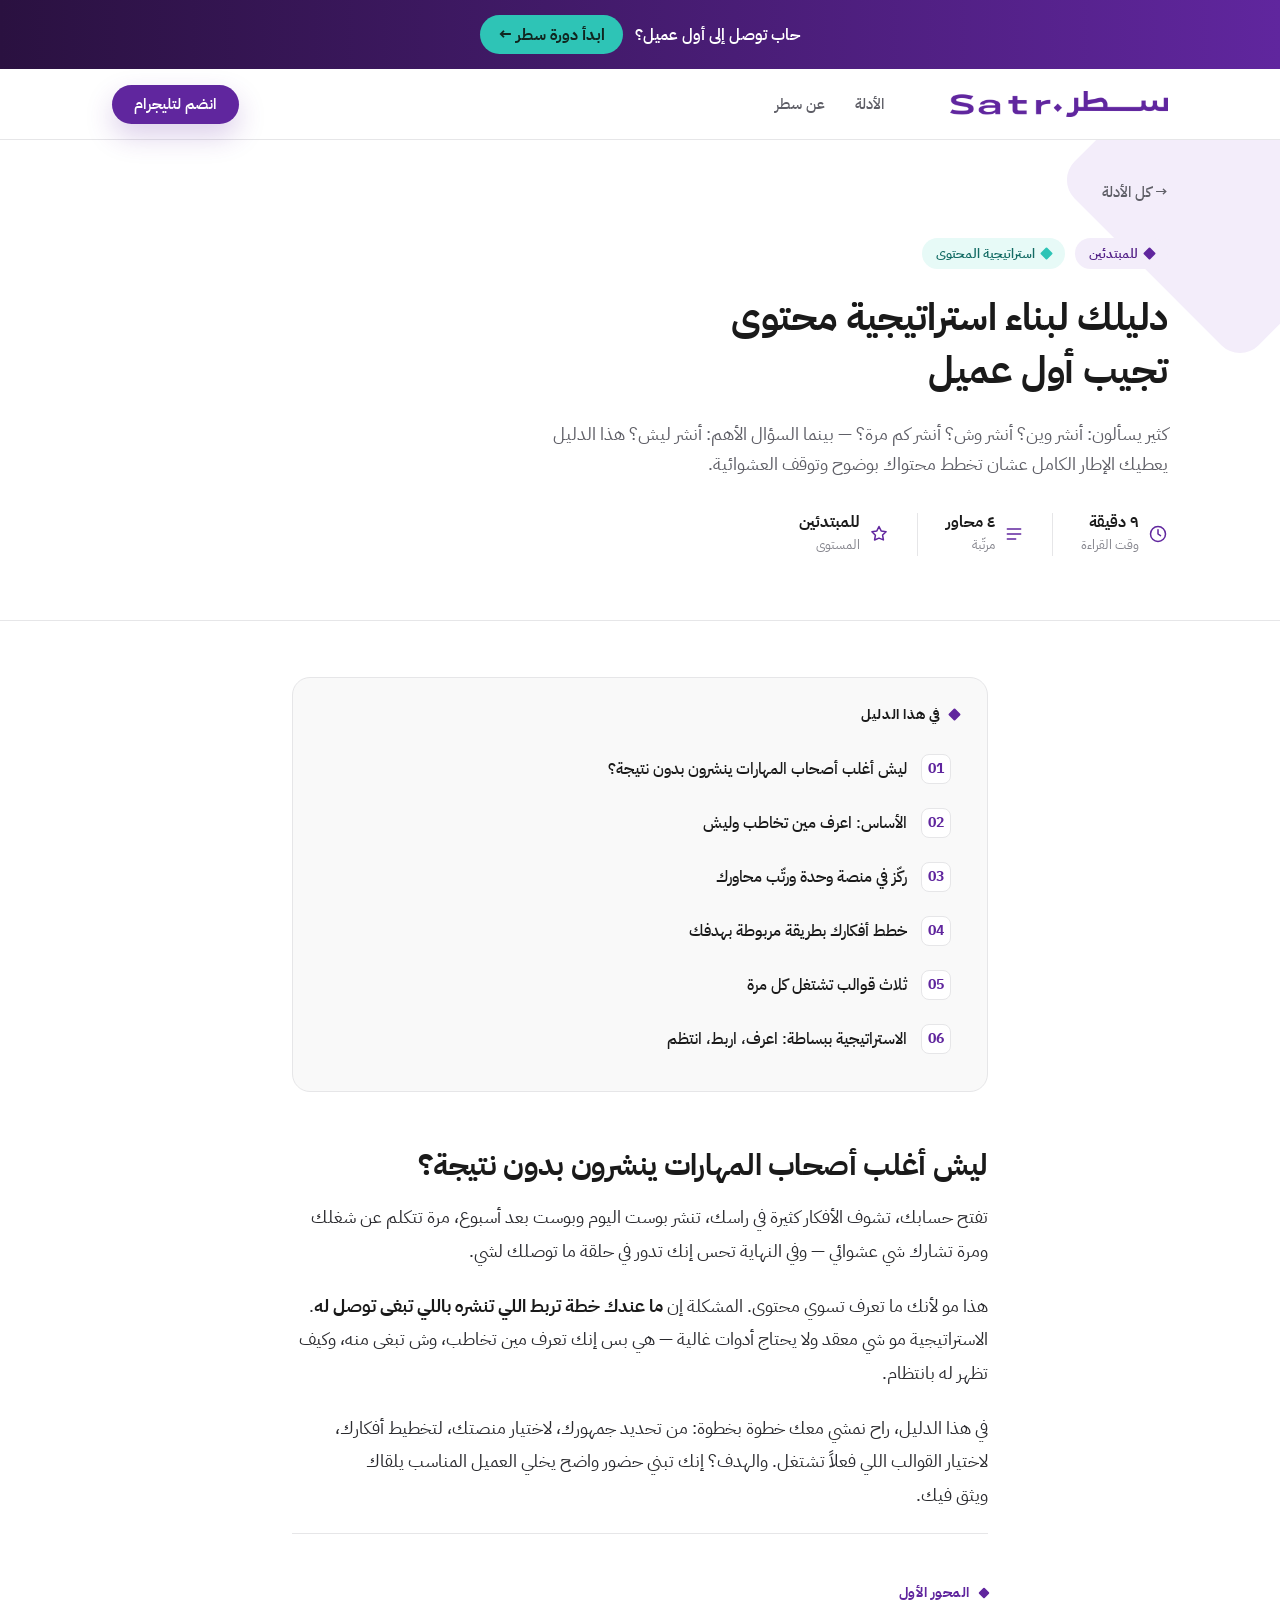
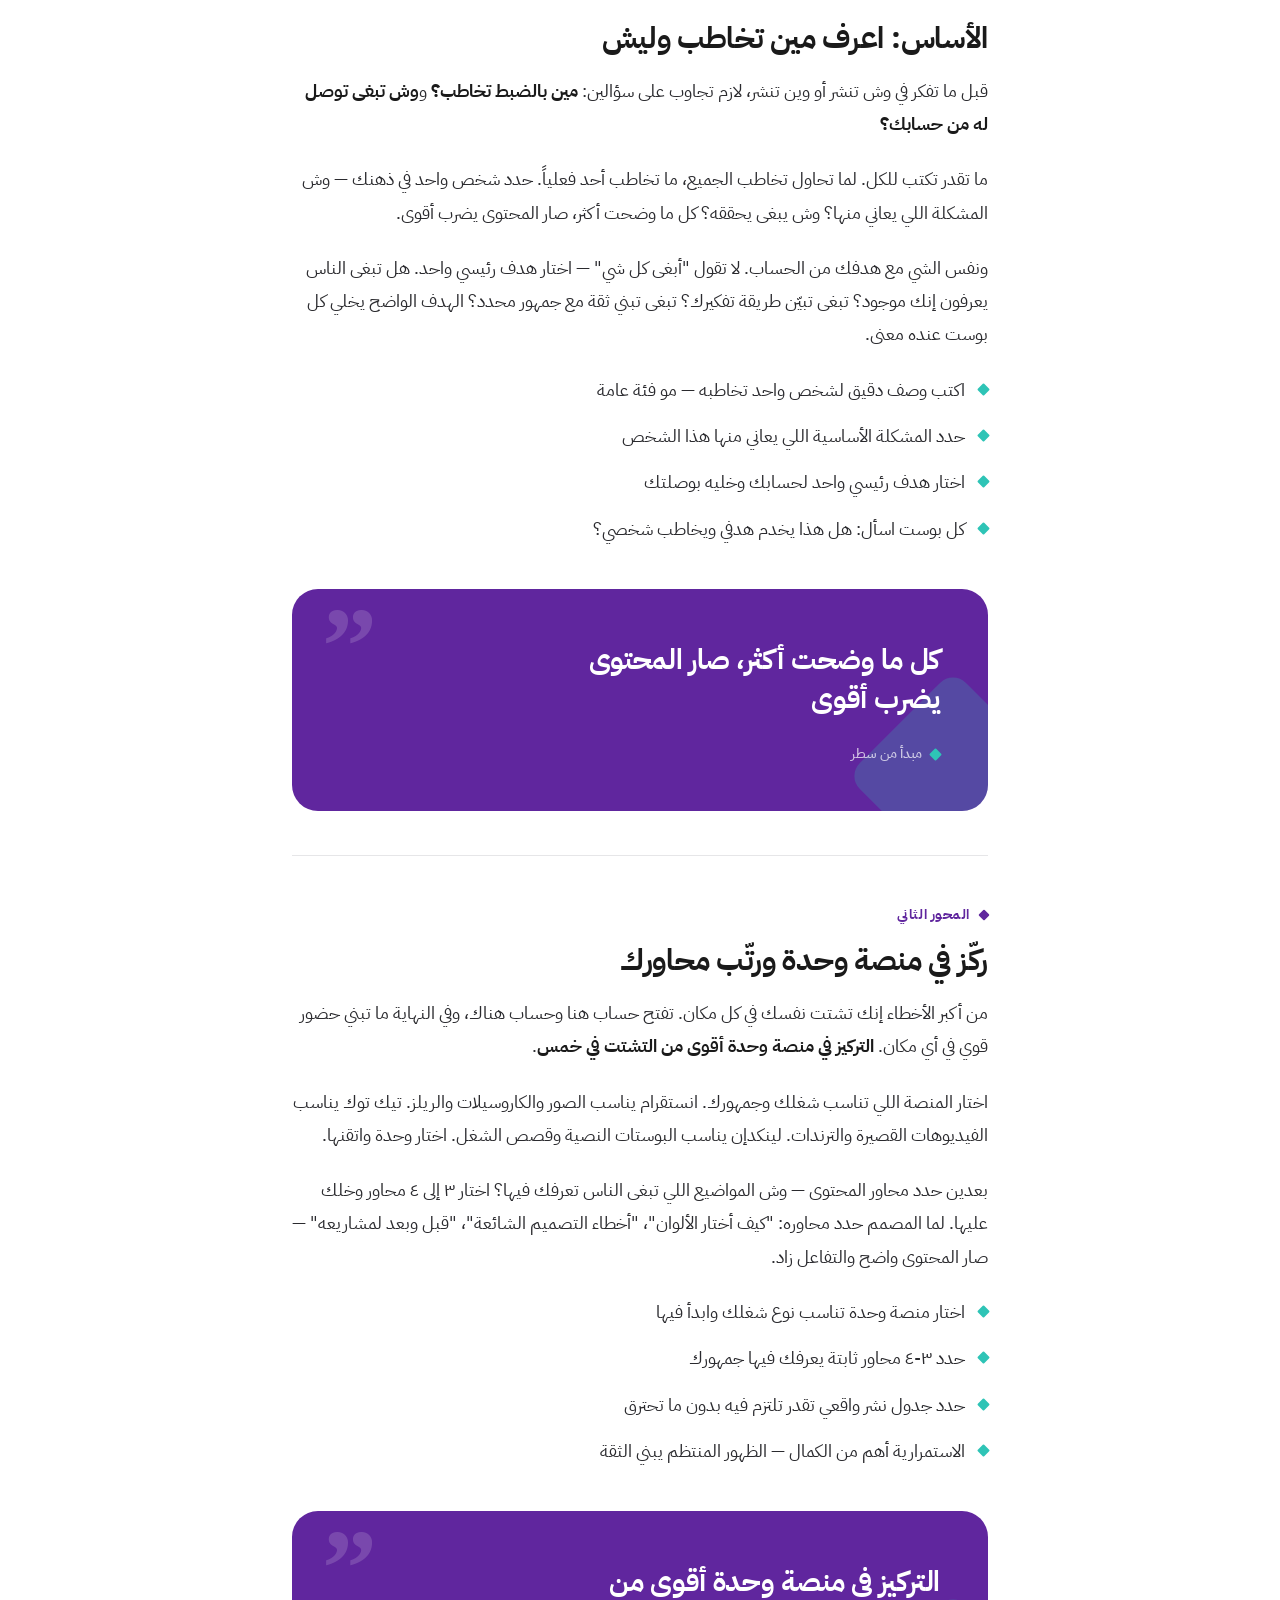
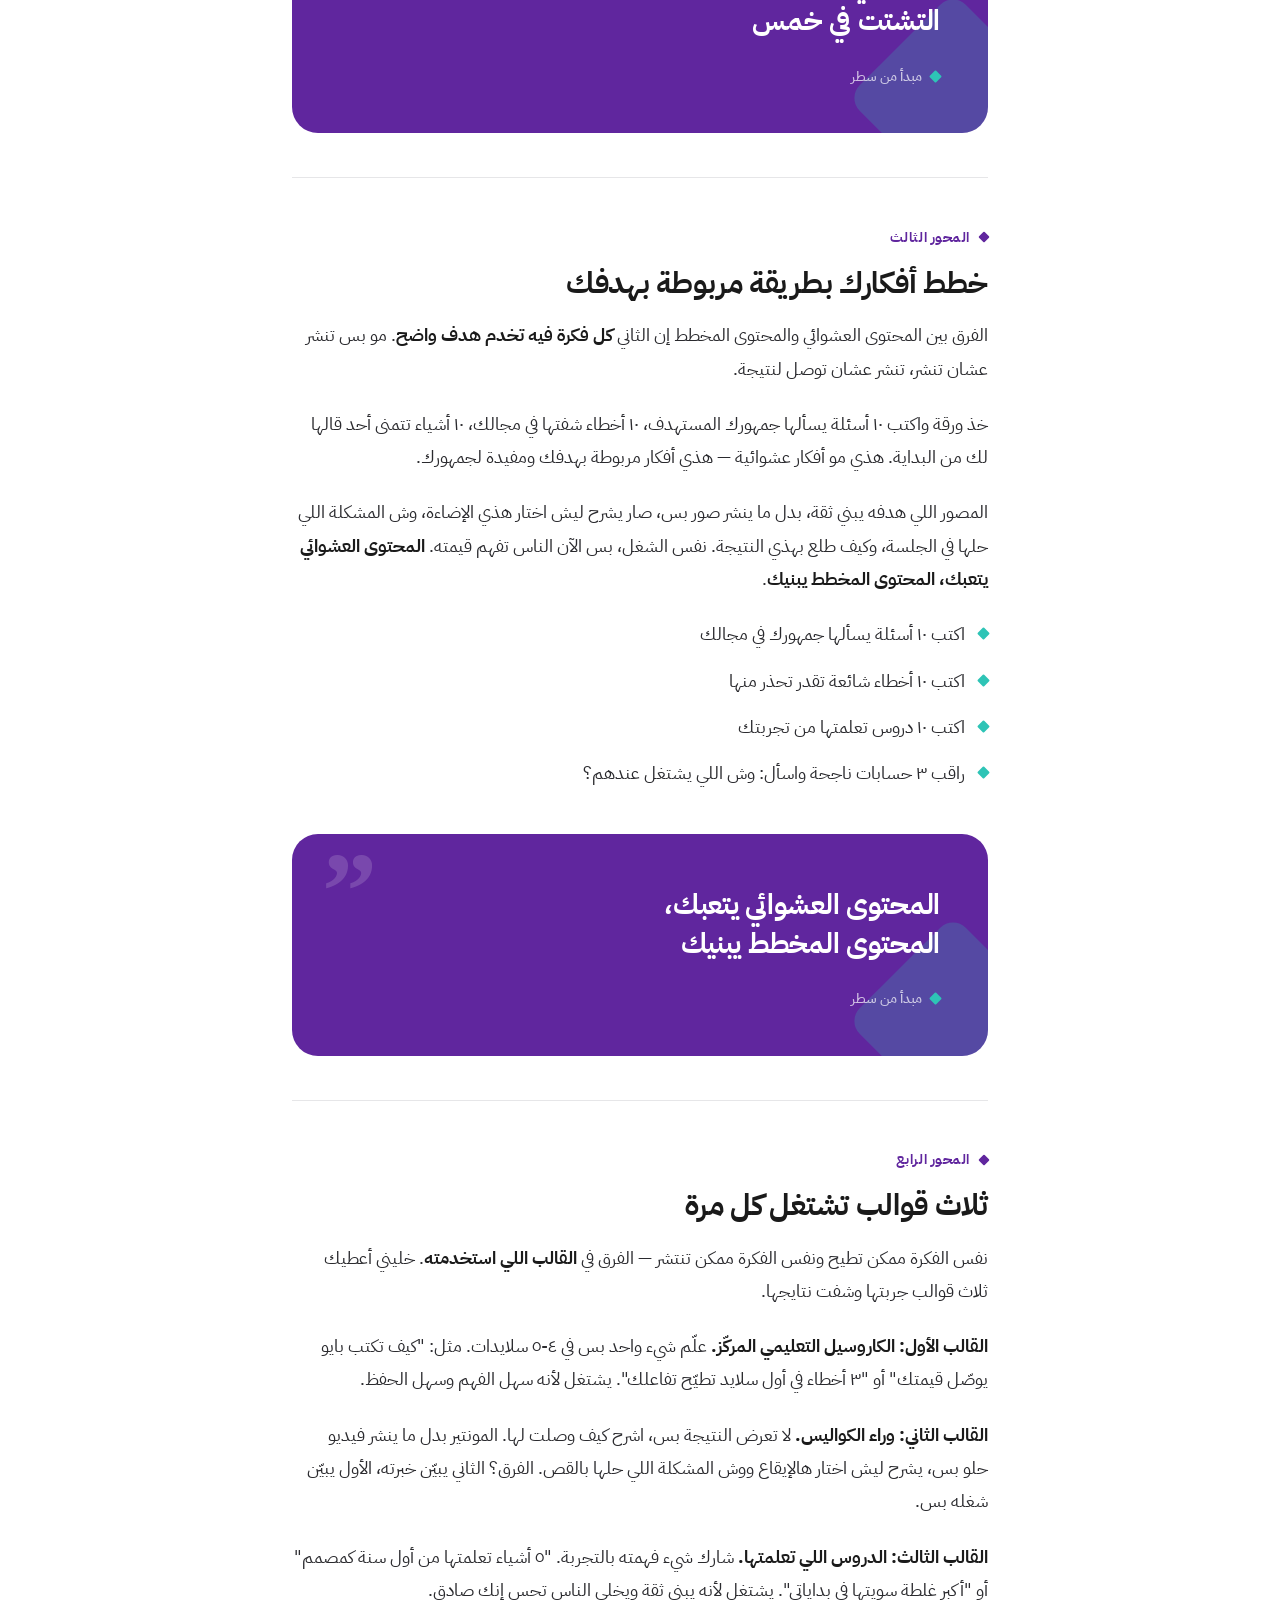
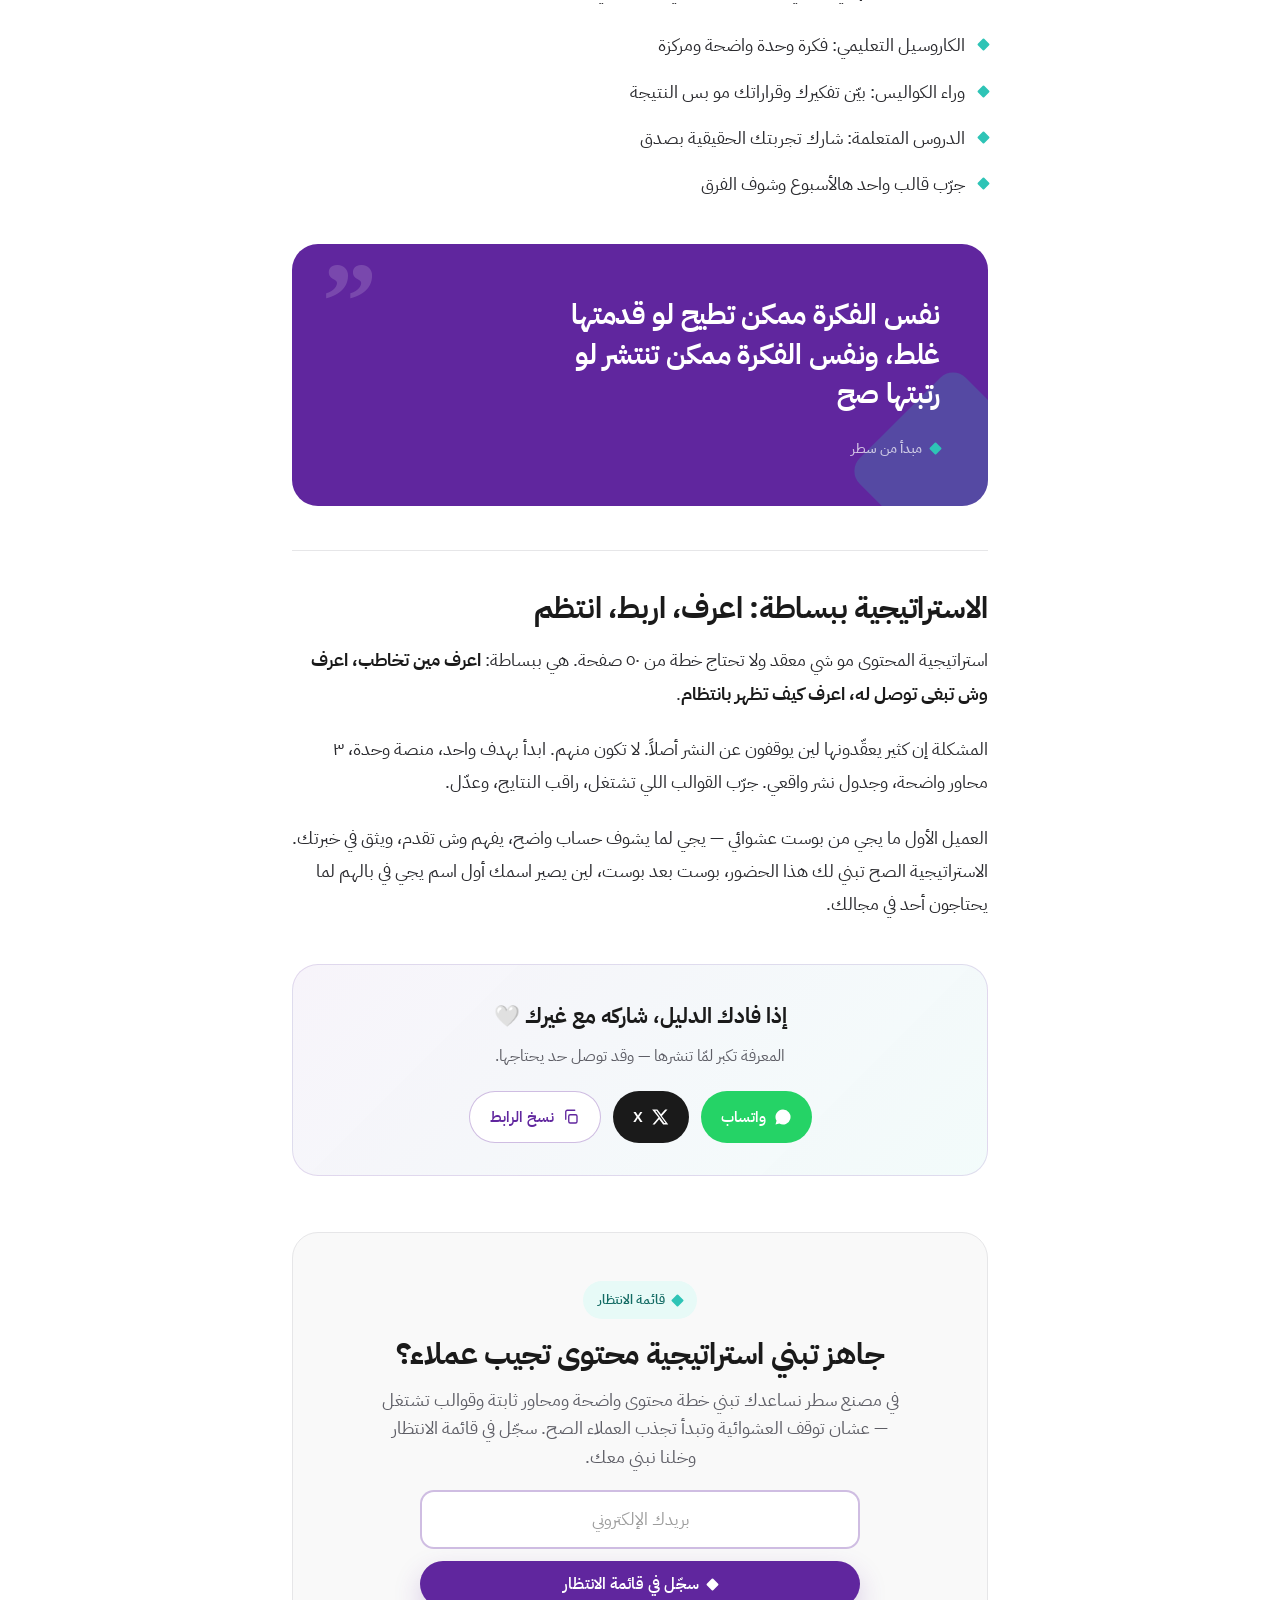
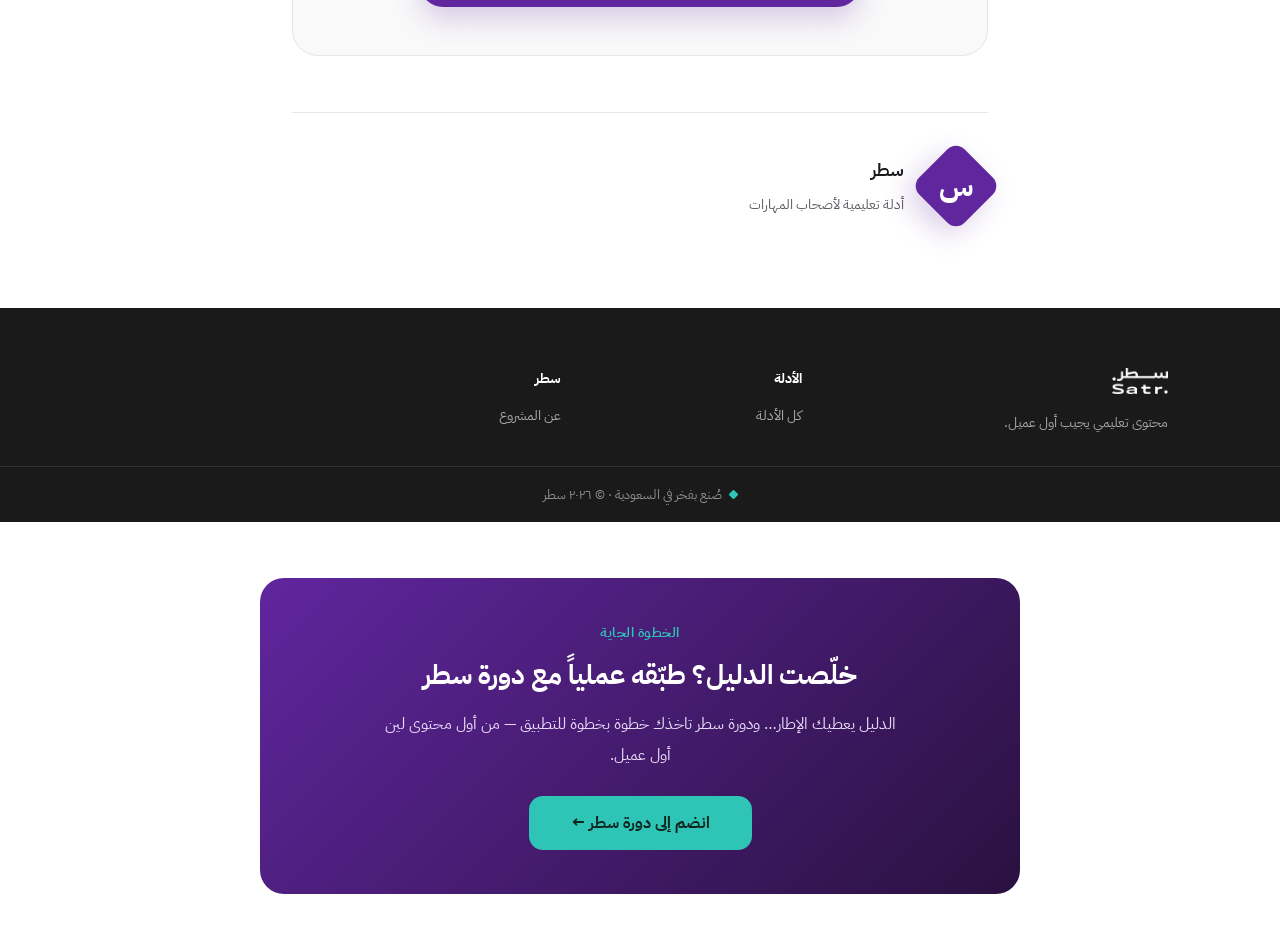
<file: guides/guide-3908bc56.html>
<!DOCTYPE html>
<html lang="ar" dir="rtl">
<head>
<meta charset="utf-8">
<meta name="viewport" content="width=device-width, initial-scale=1">
<title>دليلك لبناء استراتيجية محتوى تجيب أول عميل · سطر</title>
<meta name="description" content="كثير يسألون: أنشر وين؟ أنشر وش؟ أنشر كم مرة؟ — بينما السؤال الأهم: أنشر ليش؟ هذا الدليل يعطيك الإطار الكامل عشان تخطط محتواك بوضوح وتوقف العشوائية.">
<link rel="stylesheet" href="../colors_and_type.css">
<link rel="stylesheet" href="../styles.css">
<style>.wl-form{display:flex;flex-direction:column;gap:12px;margin-top:18px;max-width:440px;margin-inline:auto}.wl-input{width:100%;padding:15px 18px;border:2px solid rgba(96,38,158,.3);border-radius:14px;background:#fff;color:#1A1A1A;font-family:inherit;font-size:1.05rem;text-align:center;box-sizing:border-box}.wl-input::placeholder{color:#9b9b9b}.wl-input:focus{outline:none;border-color:#60269E;background:#fff;box-shadow:0 0 0 3px rgba(96,38,158,.12)}.wl-form .btn{margin:0;width:100%;justify-content:center}.wl-msg{margin-top:16px;padding:14px 18px;border-radius:12px;font-size:1.02rem;line-height:1.7;max-width:440px;margin-inline:auto}.wl-msg--ok{background:rgba(46,196,182,.16);border:1px solid rgba(46,196,182,.4);color:#0d7d72}.wl-msg--err{background:rgba(220,80,80,.12);border:1px solid rgba(220,80,80,.35);color:#b03030}.sharebox{margin:44px 0 0;padding:32px 28px;text-align:center;background:linear-gradient(135deg,rgba(96,38,158,.05),rgba(46,196,182,.06));border:1px solid rgba(96,38,158,.14);border-radius:var(--r-xl,26px)}.sharebox h3{font-size:1.3rem;font-weight:var(--fw-bold,700);color:#1A1A1A;margin:0 0 6px}.sharebox p{font-size:.98rem;color:#5e5e66;margin:0 0 20px}.share-btns{display:flex;gap:12px;justify-content:center;flex-wrap:wrap}.share-btn{display:inline-flex;align-items:center;gap:8px;padding:12px 20px;border-radius:var(--r-pill,999px);font-family:inherit;font-size:.95rem;font-weight:var(--fw-semibold,600);cursor:pointer;border:none;transition:transform .2s,box-shadow .2s,background .2s;text-decoration:none}.share-btn svg{width:18px;height:18px}.share-btn:hover{transform:translateY(-2px);box-shadow:0 8px 20px rgba(26,26,26,.12)}.share-btn--wa{background:#25D366;color:#fff}.share-btn--x{background:#1A1A1A;color:#fff}.share-btn--copy{background:#fff;color:#60269E;border:1.5px solid rgba(96,38,158,.3)}.share-btn--copy.copied{background:rgba(46,196,182,.16);color:#0d7d72;border-color:rgba(46,196,182,.4)}</style>
</head>
<body><a href="https://satarr.com/" target="_blank" rel="noopener" id="satr-course-top" dir="rtl" style="display:flex;align-items:center;justify-content:center;gap:12px;flex-wrap:wrap;background:linear-gradient(90deg,#2A1140,#60269E);color:#fff;text-decoration:none;padding:15px 20px;font-family:inherit;font-weight:600;font-size:15.5px;">حاب توصل إلى أول عميل؟<span style="background:#2EC4B6;color:#10261F;padding:8px 18px;border-radius:22px;font-weight:700;">ابدأ دورة سطر ←</span></a>

<header class="nav"><div class="nav__inner"><a href="../index.html" aria-label="سطر"><img class="nav__logo" src="../assets/logo-purple-trim.png" alt="سطر"></a><nav class="nav__links"><a class="nav__link" href="../index.html#guides">الأدلة</a><a class="nav__link" href="../index.html#about">عن سطر</a></nav><span class="nav__spacer"></span><a class="btn btn--primary" href="https://t.me/satr_marketing" target="_blank" rel="noopener"><span class="nav__cta-text">انضم لتليجرام</span></a></div></header>

<section class="ghero"><div class="container"><a class="backlink" href="../index.html#guides">→ كل الأدلة</a><div class="tagrow"><span class="tag tag--level"><span class="rh rh--p"></span> للمبتدئين</span>
      <span class="tag tag--topic"><span class="rh"></span> استراتيجية المحتوى</span></div><h1 class="ghero__title">دليلك لبناء استراتيجية محتوى تجيب أول عميل</h1><p class="ghero__lead">كثير يسألون: أنشر وين؟ أنشر وش؟ أنشر كم مرة؟ — بينما السؤال الأهم: أنشر ليش؟ هذا الدليل يعطيك الإطار الكامل عشان تخطط محتواك بوضوح وتوقف العشوائية.</p><div class="ghero__meta"><div class="gm"><svg viewBox="0 0 24 24" fill="none" stroke-width="1.8" stroke-linecap="round" stroke-linejoin="round"><circle cx="12" cy="12" r="9"/><path d="M12 7v5l3 2"/></svg><div><b>٩ دقيقة</b><span>وقت القراءة</span></div></div><div class="gm"><svg viewBox="0 0 24 24" fill="none" stroke-width="1.8" stroke-linecap="round" stroke-linejoin="round"><path d="M4 6h16M4 12h16M4 18h10"/></svg><div><b>٤ محاور</b><span>مرتّبة</span></div></div><div class="gm"><svg viewBox="0 0 24 24" fill="none" stroke-width="1.8" stroke-linecap="round" stroke-linejoin="round"><path d="m12 3 2.6 5.3 5.9.9-4.2 4.1 1 5.8L12 16.9 6.7 19.2l1-5.8L3.5 9.2l5.9-.9z"/></svg><div><b>للمبتدئين</b><span>المستوى</span></div></div></div></div></section>

<div class="article-wrap"><div class="container container--narrow">
<nav class="toc" aria-label="محتويات"><h2 class="toc__title"><span class="rh rh--p"></span> في هذا الدليل</h2><ol class="toc__list">
        <li><a href="#s1">ليش أغلب أصحاب المهارات ينشرون بدون نتيجة؟</a></li>
        <li><a href="#s2">الأساس: اعرف مين تخاطب وليش</a></li>
        <li><a href="#s3">ركّز في منصة وحدة ورتّب محاورك</a></li>
        <li><a href="#s4">خطط أفكارك بطريقة مربوطة بهدفك</a></li>
        <li><a href="#s5">ثلاث قوالب تشتغل كل مرة</a></li>
        <li><a href="#s6">الاستراتيجية ببساطة: اعرف، اربط، انتظم</a></li>
</ol></nav>

<article class="article">

      <h2 id="s1">ليش أغلب أصحاب المهارات ينشرون بدون نتيجة؟</h2>

      <p>تفتح حسابك، تشوف الأفكار كثيرة في راسك، تنشر بوست اليوم وبوست بعد أسبوع، مرة تتكلم عن شغلك ومرة تشارك شي عشوائي — وفي النهاية تحس إنك تدور في حلقة ما توصلك لشي.</p>
      <p>هذا مو لأنك ما تعرف تسوي محتوى. المشكلة إن <strong>ما عندك خطة تربط اللي تنشره باللي تبغى توصل له</strong>. الاستراتيجية مو شي معقد ولا يحتاج أدوات غالية — هي بس إنك تعرف مين تخاطب، وش تبغى منه، وكيف تظهر له بانتظام.</p>
      <p>في هذا الدليل، راح نمشي معك خطوة بخطوة: من تحديد جمهورك، لاختيار منصتك، لتخطيط أفكارك، لاختيار القوالب اللي فعلاً تشتغل. والهدف؟ إنك تبني حضور واضح يخلي العميل المناسب يلقاك ويثق فيك.</p>

      <hr class="divider">

      <div class="axis"><span class="axis__num"><span class="rh"></span> المحور الأول</span></div>

      <h2 id="s2">الأساس: اعرف مين تخاطب وليش</h2>

      <p>قبل ما تفكر في وش تنشر أو وين تنشر، لازم تجاوب على سؤالين: <strong>مين بالضبط تخاطب؟</strong> و<strong>وش تبغى توصل له من حسابك؟</strong></p>
      <p>ما تقدر تكتب للكل. لما تحاول تخاطب الجميع، ما تخاطب أحد فعلياً. حدد شخص واحد في ذهنك — وش المشكلة اللي يعاني منها؟ وش يبغى يحققه؟ كل ما وضحت أكثر، صار المحتوى يضرب أقوى.</p>
      <p>ونفس الشي مع هدفك من الحساب. لا تقول "أبغى كل شي" — اختار هدف رئيسي واحد. هل تبغى الناس يعرفون إنك موجود؟ تبغى تبيّن طريقة تفكيرك؟ تبغى تبني ثقة مع جمهور محدد؟ الهدف الواضح يخلي كل بوست عنده معنى.</p>

      <ul>
        <li>اكتب وصف دقيق لشخص واحد تخاطبه — مو فئة عامة</li>
        <li>حدد المشكلة الأساسية اللي يعاني منها هذا الشخص</li>
        <li>اختار هدف رئيسي واحد لحسابك وخليه بوصلتك</li>
        <li>كل بوست اسأل: هل هذا يخدم هدفي ويخاطب شخصي؟</li>
      </ul>

      <figure class="pullquote"><span class="pullquote__mark">”</span><span class="pullquote__rh"></span><p>كل ما وضحت أكثر، صار المحتوى يضرب أقوى</p><cite><span class="rh"></span> مبدأ من سطر</cite></figure>

      <hr class="divider">

      <div class="axis"><span class="axis__num"><span class="rh"></span> المحور الثاني</span></div>

      <h2 id="s3">ركّز في منصة وحدة ورتّب محاورك</h2>

      <p>من أكبر الأخطاء إنك تشتت نفسك في كل مكان. تفتح حساب هنا وحساب هناك، وفي النهاية ما تبني حضور قوي في أي مكان. <strong>التركيز في منصة وحدة أقوى من التشتت في خمس</strong>.</p>
      <p>اختار المنصة اللي تناسب شغلك وجمهورك. انستقرام يناسب الصور والكاروسيلات والريلز. تيك توك يناسب الفيديوهات القصيرة والترندات. لينكدإن يناسب البوستات النصية وقصص الشغل. اختار وحدة واتقنها.</p>
      <p>بعدين حدد محاور المحتوى — وش المواضيع اللي تبغى الناس تعرفك فيها؟ اختار ٣ إلى ٤ محاور وخلك عليها. لما المصمم حدد محاوره: "كيف أختار الألوان"، "أخطاء التصميم الشائعة"، "قبل وبعد لمشاريعه" — صار المحتوى واضح والتفاعل زاد.</p>

      <ul>
        <li>اختار منصة وحدة تناسب نوع شغلك وابدأ فيها</li>
        <li>حدد ٣-٤ محاور ثابتة يعرفك فيها جمهورك</li>
        <li>حدد جدول نشر واقعي تقدر تلتزم فيه بدون ما تحترق</li>
        <li>الاستمرارية أهم من الكمال — الظهور المنتظم يبني الثقة</li>
      </ul>

      <figure class="pullquote"><span class="pullquote__mark">”</span><span class="pullquote__rh"></span><p>التركيز في منصة وحدة أقوى من التشتت في خمس</p><cite><span class="rh"></span> مبدأ من سطر</cite></figure>

      <hr class="divider">

      <div class="axis"><span class="axis__num"><span class="rh"></span> المحور الثالث</span></div>

      <h2 id="s4">خطط أفكارك بطريقة مربوطة بهدفك</h2>

      <p>الفرق بين المحتوى العشوائي والمحتوى المخطط إن الثاني <strong>كل فكرة فيه تخدم هدف واضح</strong>. مو بس تنشر عشان تنشر، تنشر عشان توصل لنتيجة.</p>
      <p>خذ ورقة واكتب ١٠ أسئلة يسألها جمهورك المستهدف، ١٠ أخطاء شفتها في مجالك، ١٠ أشياء تتمنى أحد قالها لك من البداية. هذي مو أفكار عشوائية — هذي أفكار مربوطة بهدفك ومفيدة لجمهورك.</p>
      <p>المصور اللي هدفه يبني ثقة، بدل ما ينشر صور بس، صار يشرح ليش اختار هذي الإضاءة، وش المشكلة اللي حلها في الجلسة، وكيف طلع بهذي النتيجة. نفس الشغل، بس الآن الناس تفهم قيمته. <strong>المحتوى العشوائي يتعبك، المحتوى المخطط يبنيك</strong>.</p>

      <ul>
        <li>اكتب ١٠ أسئلة يسألها جمهورك في مجالك</li>
        <li>اكتب ١٠ أخطاء شائعة تقدر تحذر منها</li>
        <li>اكتب ١٠ دروس تعلمتها من تجربتك</li>
        <li>راقب ٣ حسابات ناجحة واسأل: وش اللي يشتغل عندهم؟</li>
      </ul>

      <figure class="pullquote"><span class="pullquote__mark">”</span><span class="pullquote__rh"></span><p>المحتوى العشوائي يتعبك، المحتوى المخطط يبنيك</p><cite><span class="rh"></span> مبدأ من سطر</cite></figure>

      <hr class="divider">

      <div class="axis"><span class="axis__num"><span class="rh"></span> المحور الرابع</span></div>

      <h2 id="s5">ثلاث قوالب تشتغل كل مرة</h2>

      <p>نفس الفكرة ممكن تطيح ونفس الفكرة ممكن تنتشر — الفرق في <strong>القالب اللي استخدمته</strong>. خليني أعطيك ثلاث قوالب جربتها وشفت نتايجها.</p>
      <p><strong>القالب الأول: الكاروسيل التعليمي المركّز.</strong> علّم شيء واحد بس في ٤-٥ سلايدات. مثل: "كيف تكتب بايو يوصّل قيمتك" أو "٣ أخطاء في أول سلايد تطيّح تفاعلك". يشتغل لأنه سهل الفهم وسهل الحفظ.</p>
      <p><strong>القالب الثاني: وراء الكواليس.</strong> لا تعرض النتيجة بس، اشرح كيف وصلت لها. المونتير بدل ما ينشر فيديو حلو بس، يشرح ليش اختار هالإيقاع ووش المشكلة اللي حلها بالقص. الفرق؟ الثاني يبيّن خبرته، الأول يبيّن شغله بس.</p>
      <p><strong>القالب الثالث: الدروس اللي تعلمتها.</strong> شارك شيء فهمته بالتجربة. "٥ أشياء تعلمتها من أول سنة كمصمم" أو "أكبر غلطة سويتها في بداياتي". يشتغل لأنه يبني ثقة ويخلي الناس تحس إنك صادق.</p>

      <ul>
        <li>الكاروسيل التعليمي: فكرة وحدة واضحة ومركزة</li>
        <li>وراء الكواليس: بيّن تفكيرك وقراراتك مو بس النتيجة</li>
        <li>الدروس المتعلمة: شارك تجربتك الحقيقية بصدق</li>
        <li>جرّب قالب واحد هالأسبوع وشوف الفرق</li>
      </ul>

      <figure class="pullquote"><span class="pullquote__mark">”</span><span class="pullquote__rh"></span><p>نفس الفكرة ممكن تطيح لو قدمتها غلط، ونفس الفكرة ممكن تنتشر لو رتبتها صح</p><cite><span class="rh"></span> مبدأ من سطر</cite></figure>

      <hr class="divider">

      <h2 id="s6">الاستراتيجية ببساطة: اعرف، اربط، انتظم</h2>

      <p>استراتيجية المحتوى مو شي معقد ولا تحتاج خطة من ٥٠ صفحة. هي ببساطة: <strong>اعرف مين تخاطب، اعرف وش تبغى توصل له، اعرف كيف تظهر بانتظام</strong>.</p>
      <p>المشكلة إن كثير يعقّدونها لين يوقفون عن النشر أصلاً. لا تكون منهم. ابدأ بهدف واحد، منصة وحدة، ٣ محاور واضحة، وجدول نشر واقعي. جرّب القوالب اللي تشتغل، راقب النتايج، وعدّل.</p>
      <p>العميل الأول ما يجي من بوست عشوائي — يجي لما يشوف حساب واضح، يفهم وش تقدم، ويثق في خبرتك. الاستراتيجية الصح تبني لك هذا الحضور، بوست بعد بوست، لين يصير اسمك أول اسم يجي في بالهم لما يحتاجون أحد في مجالك.</p>

<div class="sharebox"><h3>إذا فادك الدليل، شاركه مع غيرك 🤍</h3><p>المعرفة تكبر لمّا تنشرها — وقد توصل حد يحتاجها.</p><div class="share-btns"><a class="share-btn share-btn--wa" id="shareWa" target="_blank" rel="noopener"><svg viewBox="0 0 24 24" fill="currentColor"><path d="M17.5 14.4c-.3-.15-1.8-.9-2.08-1-.28-.1-.48-.15-.68.15s-.78.97-.96 1.17c-.18.2-.35.22-.65.07-.3-.15-1.27-.47-2.42-1.5-.9-.8-1.5-1.78-1.67-2.08-.18-.3-.02-.46.13-.6.13-.13.3-.35.45-.52.15-.18.2-.3.3-.5.1-.2.05-.37-.02-.52-.08-.15-.68-1.63-.93-2.23-.24-.58-.49-.5-.68-.51l-.58-.01c-.2 0-.52.07-.8.37-.27.3-1.04 1.02-1.04 2.48s1.07 2.88 1.22 3.08c.15.2 2.1 3.2 5.08 4.49.71.3 1.26.49 1.7.63.71.22 1.36.19 1.87.12.57-.09 1.8-.74 2.05-1.45.25-.7.25-1.31.18-1.44-.07-.13-.27-.2-.57-.35zM12 2a10 10 0 0 0-8.6 15.07L2 22l5.07-1.33A10 10 0 1 0 12 2z"/></svg> واتساب</a><a class="share-btn share-btn--x" id="shareX" target="_blank" rel="noopener"><svg viewBox="0 0 24 24" fill="currentColor"><path d="M18.9 2H22l-7.5 8.6L23 22h-6.8l-5.3-7-6 7H2l8-9.2L1.5 2h7l4.8 6.4zm-1.2 18h1.7L7.4 3.8H5.6z"/></svg> X</a><button class="share-btn share-btn--copy" id="shareCopy" type="button"><svg viewBox="0 0 24 24" fill="none" stroke="currentColor" stroke-width="1.8" stroke-linecap="round" stroke-linejoin="round"><rect x="9" y="9" width="11" height="11" rx="2"/><path d="M5 15V5a2 2 0 0 1 2-2h10"/></svg> <span class="copy-text">نسخ الرابط</span></button></div></div>

<section class="ctabox" id="waitlist"><span class="ctabox__tag"><span class="rh"></span> قائمة الانتظار</span><h2>جاهز تبني استراتيجية محتوى تجيب عملاء؟</h2><p>في مصنع سطر نساعدك تبني خطة محتوى واضحة ومحاور ثابتة وقوالب تشتغل — عشان توقف العشوائية وتبدأ تجذب العملاء الصح. سجّل في قائمة الانتظار وخلنا نبني معك.</p><form class="wl-form" onsubmit="try{satrJoin(event)}catch(e){}return false;"><input class="wl-input" type="email" name="email" placeholder="بريدك الإلكتروني" required dir="ltr"><button class="btn btn--primary btn--lg" type="submit"><span class="rh" style="background:#fff"></span> <span class="wl-btn-text">سجّل في قائمة الانتظار</span></button></form><p class="wl-msg" id="wlMsg" style="display:none"></p></section>

<div class="author"><div class="author__avatar"><span>س</span></div><div class="author__info"><b>سطر</b><span>أدلة تعليمية لأصحاب المهارات</span></div></div>

</article></div></div>

<footer class="footer"><div class="footer__inner"><div class="footer__brand"><img class="footer__logo" src="../assets/logo-white-trim.png" alt="سطر"><p class="footer__tag">محتوى تعليمي يجيب أول عميل.</p></div><div class="footer__col"><h4>الأدلة</h4><a href="../index.html#guides">كل الأدلة</a></div><div class="footer__col"><h4>سطر</h4><a href="../index.html#about">عن المشروع</a></div></div><div class="footer__bar"><span class="rh"></span> صُنع بفخر في السعودية · © ٢٠٢٦ سطر</div></footer>

<script>var GUIDE_TITLE="دليلك لبناء استراتيجية محتوى تجيب أول عميل";
(function(){var url=window.location.href;var t=GUIDE_TITLE+' — دليل من سطر';var wa=document.getElementById("shareWa");if(wa)wa.href="https://wa.me/?text="+encodeURIComponent(t+"\n"+url);var x=document.getElementById("shareX");if(x)x.href="https://twitter.com/intent/tweet?text="+encodeURIComponent(t)+"&url="+encodeURIComponent(url);var cp=document.getElementById("shareCopy");if(cp)cp.addEventListener("click",function(){var done=function(){cp.classList.add("copied");cp.querySelector(".copy-text").textContent="تم النسخ ✓";setTimeout(function(){cp.classList.remove("copied");cp.querySelector(".copy-text").textContent="نسخ الرابط";},2000);};if(navigator.clipboard&&navigator.clipboard.writeText){navigator.clipboard.writeText(url).then(done).catch(function(){var i=document.createElement("input");i.value=url;document.body.appendChild(i);i.select();try{document.execCommand("copy");}catch(e){}document.body.removeChild(i);done();});}else{var i=document.createElement("input");i.value=url;document.body.appendChild(i);i.select();try{document.execCommand("copy");}catch(e){}document.body.removeChild(i);done();}});})();
function satrJoin(e){e.preventDefault();var f=e.target;var email=f.email.value.trim();var btn=f.querySelector("button");var msg=document.getElementById("wlMsg");if(!email){return false;}btn.disabled=true;btn.querySelector(".wl-btn-text").textContent="جاري التسجيل...";fetch("https://satr2030.app.n8n.cloud/webhook/satr-waitlist",{method:"POST",headers:{"Content-Type":"application/json"},body:JSON.stringify({email:email,guide:GUIDE_TITLE,source:"دليل سطر"})}).then(function(r){return r.json();}).then(function(d){f.style.display="none";msg.style.display="block";msg.className="wl-msg wl-msg--ok";msg.innerHTML="✅ <b>تم تسجيلك بنجاح!</b><br>شكراً لك — صرت ضمن قائمة الانتظار. بنرسل لك أول ما يصير عندنا جديد يفيدك. 🙏";}).catch(function(err){btn.disabled=false;btn.querySelector(".wl-btn-text").textContent="حاول مرة ثانية";msg.style.display="block";msg.className="wl-msg wl-msg--err";msg.textContent="صار خطأ بسيط، جرّب مرة ثانية بعد لحظات.";});return false;}</script>

<section id="satr-course-cta" dir="rtl" style="max-width:760px;margin:56px auto;padding:44px 32px;border-radius:24px;background:linear-gradient(135deg,#60269E,#2A1140);color:#fff;text-align:center;"><div style="font-size:14px;font-weight:600;color:#2EC4B6;letter-spacing:.5px;margin-bottom:12px;">الخطوة الجاية</div><h2 style="font-size:27px;font-weight:700;line-height:1.5;margin:0 0 14px;color:#fff;">خلّصت الدليل؟ طبّقه عملياً مع دورة سطر</h2><p style="font-size:16px;line-height:1.9;color:#E6D9F6;margin:0 auto 26px;max-width:520px;">الدليل يعطيك الإطار… ودورة سطر تاخذك خطوة بخطوة للتطبيق — من أول محتوى لين أول عميل.</p><a href="https://satarr.com/" target="_blank" rel="noopener" style="display:inline-block;background:#2EC4B6;color:#10261F;font-weight:700;font-size:16px;text-decoration:none;padding:15px 42px;border-radius:14px;">انضم إلى دورة سطر ←</a></section></body>
</html>
</file>
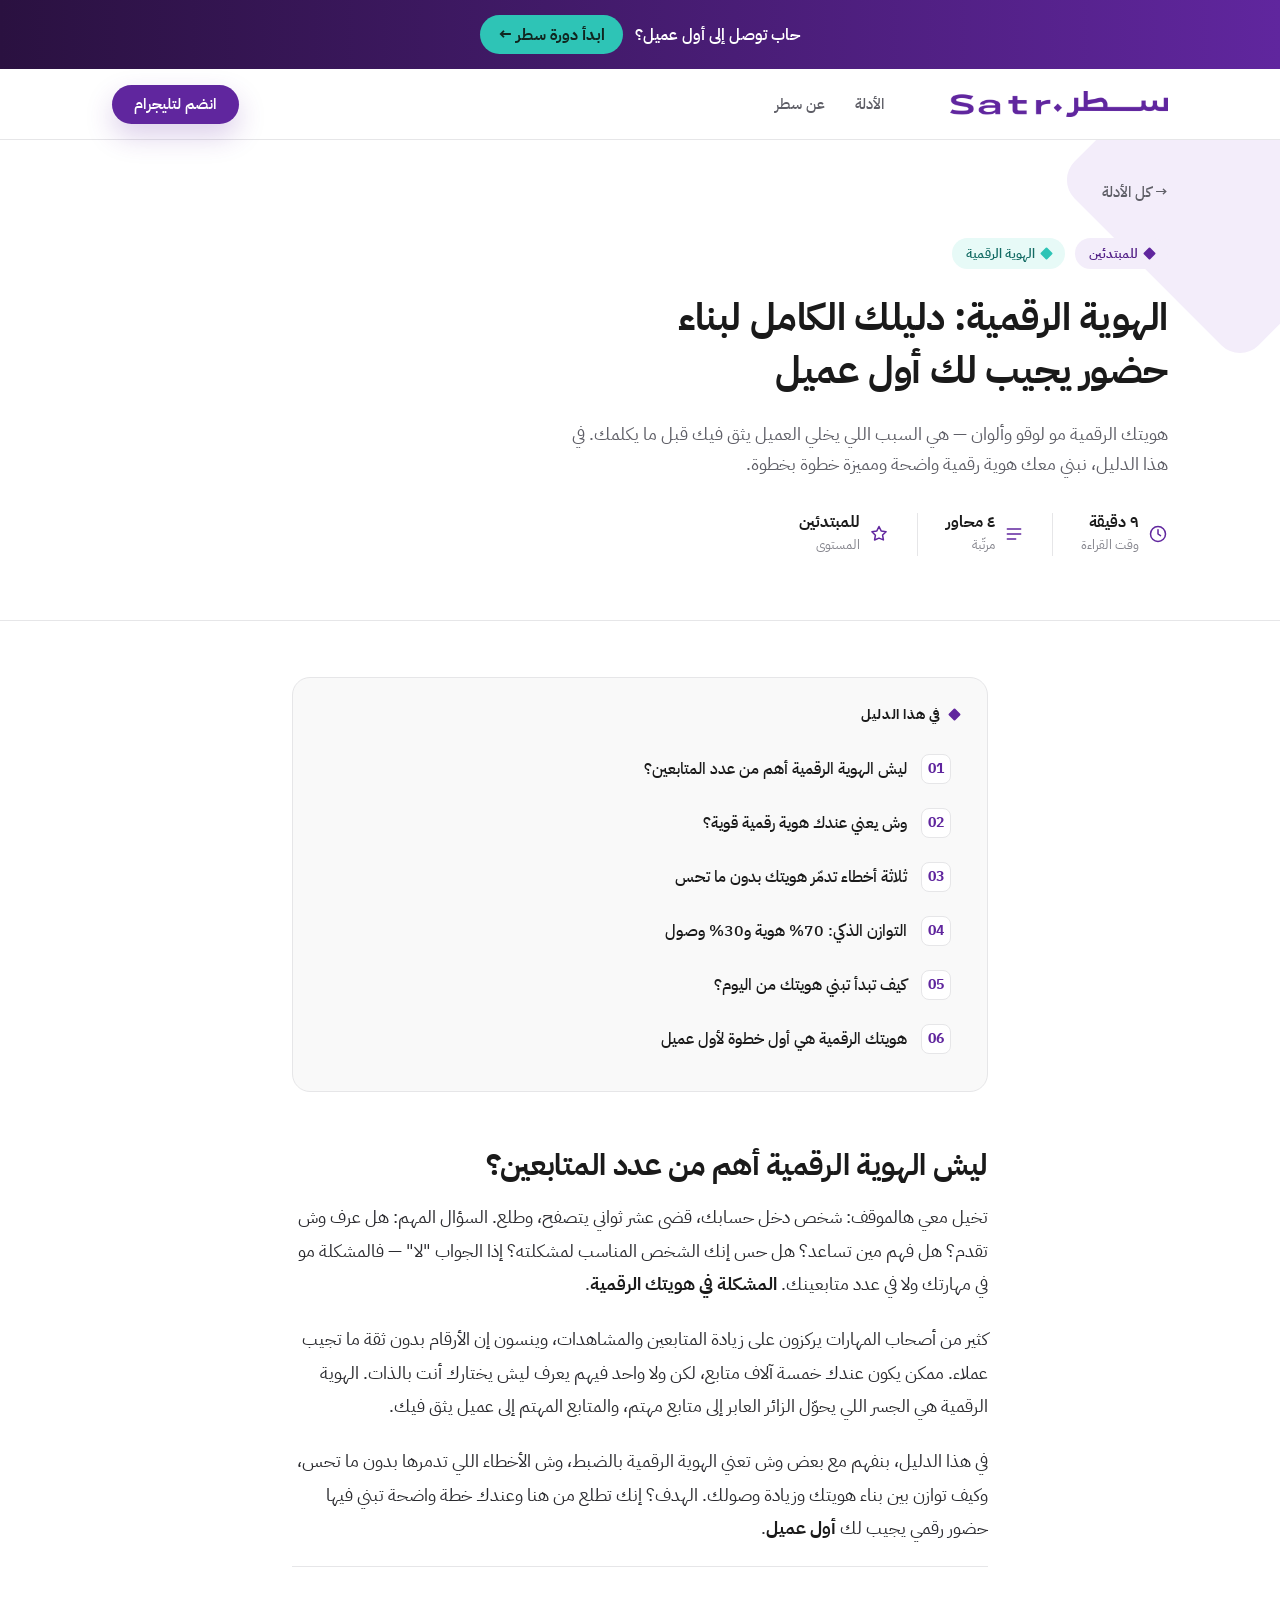
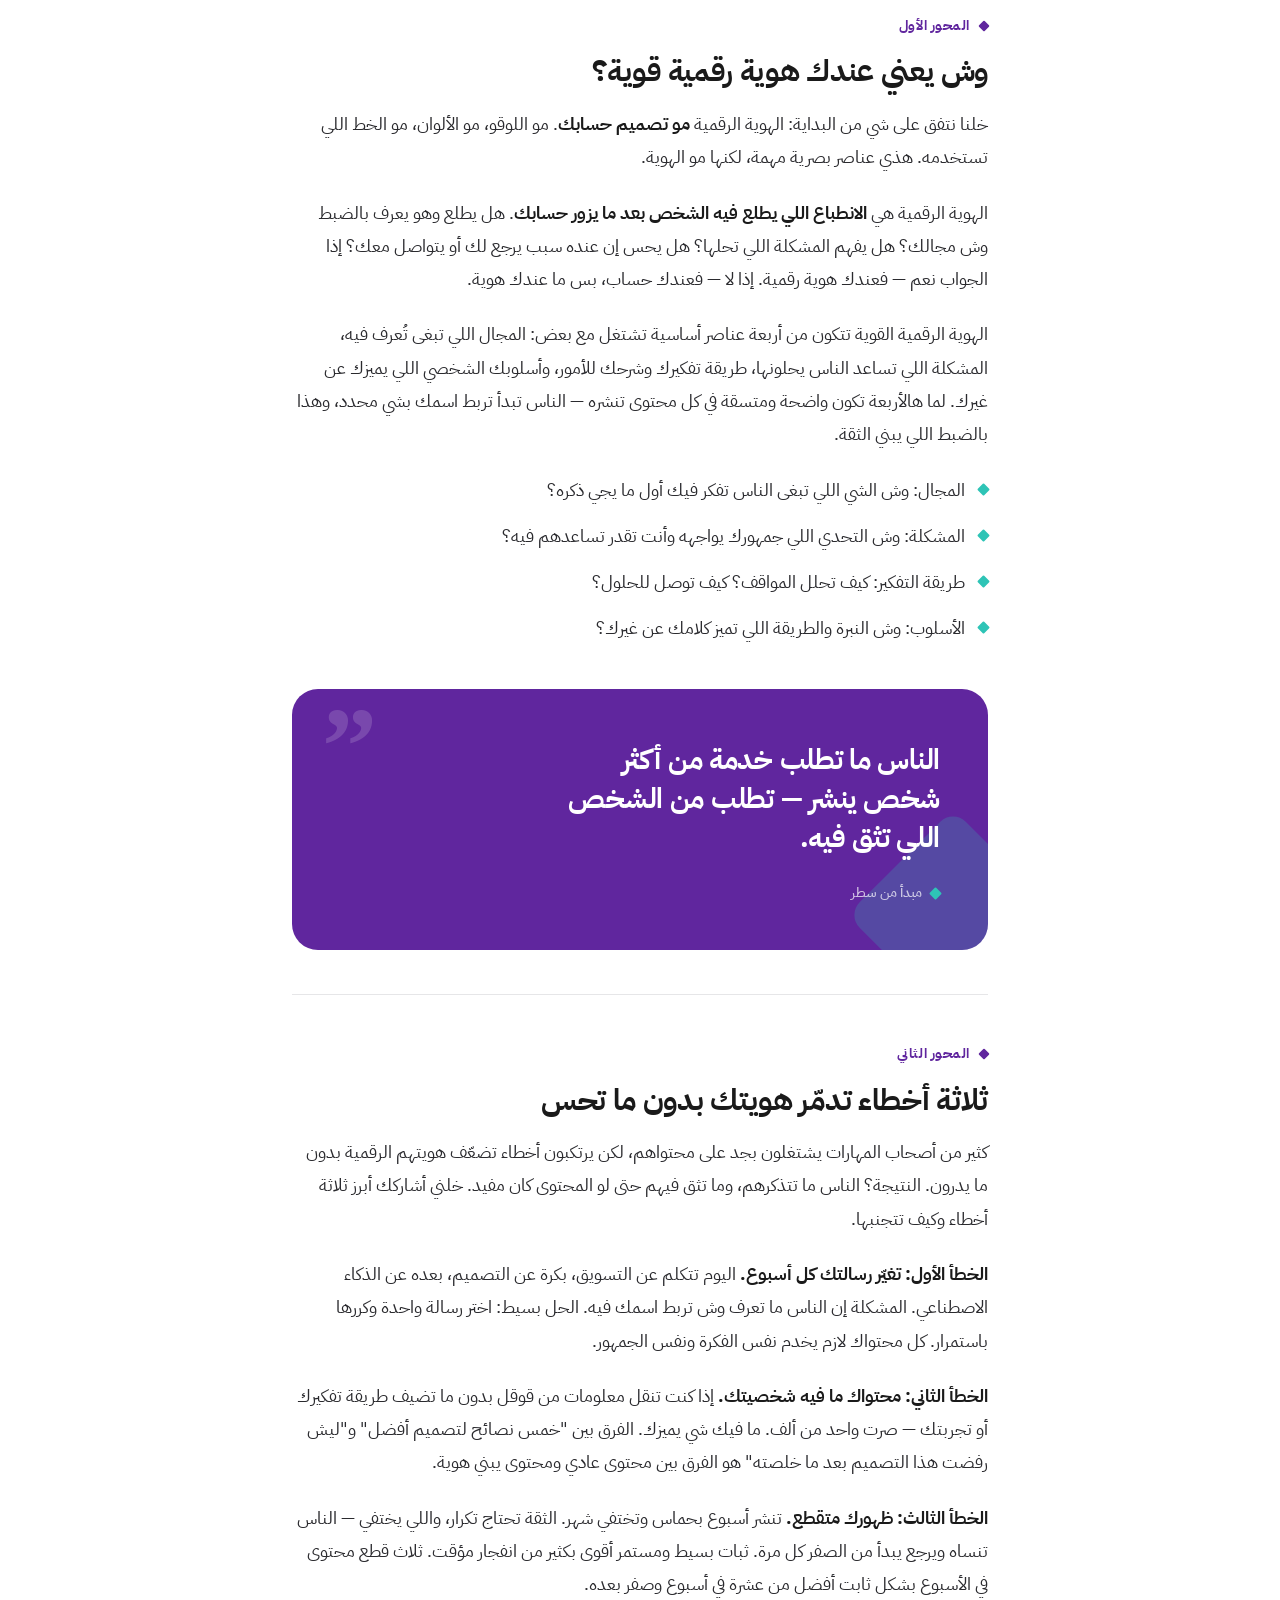
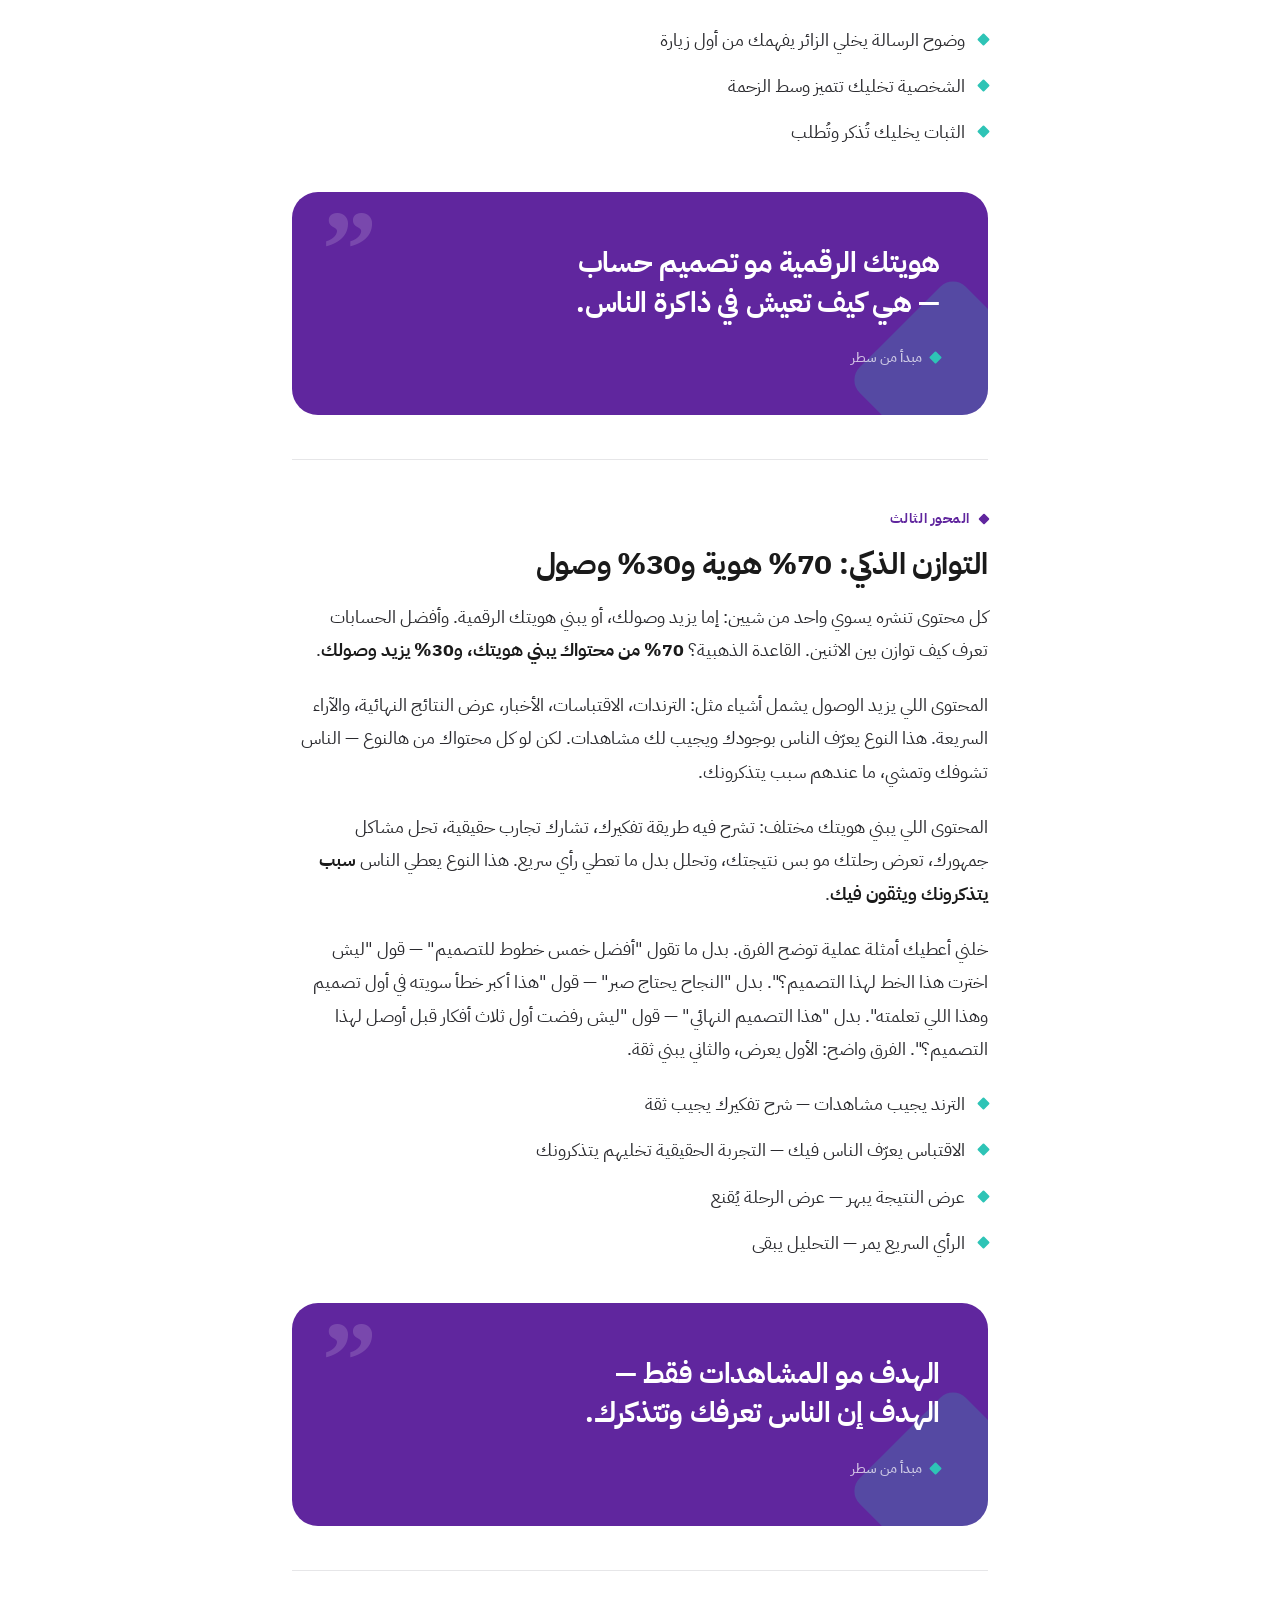
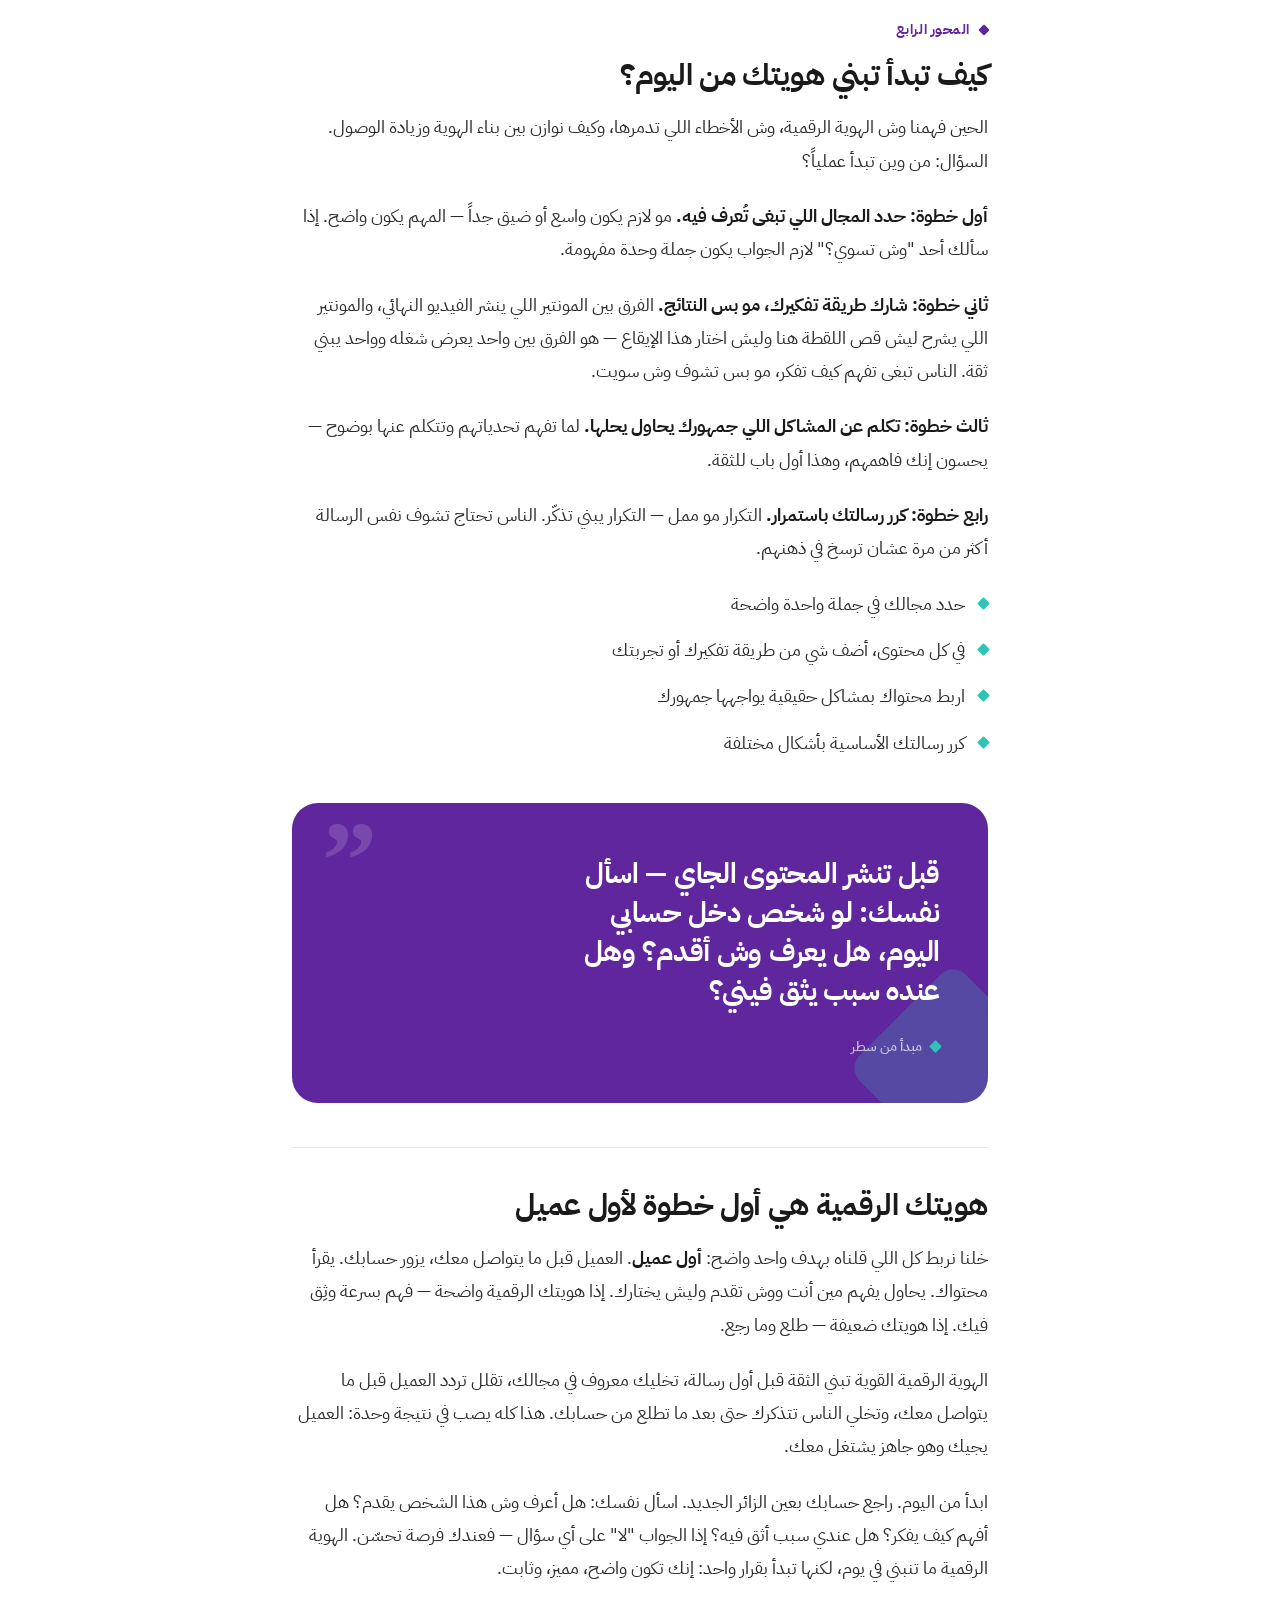
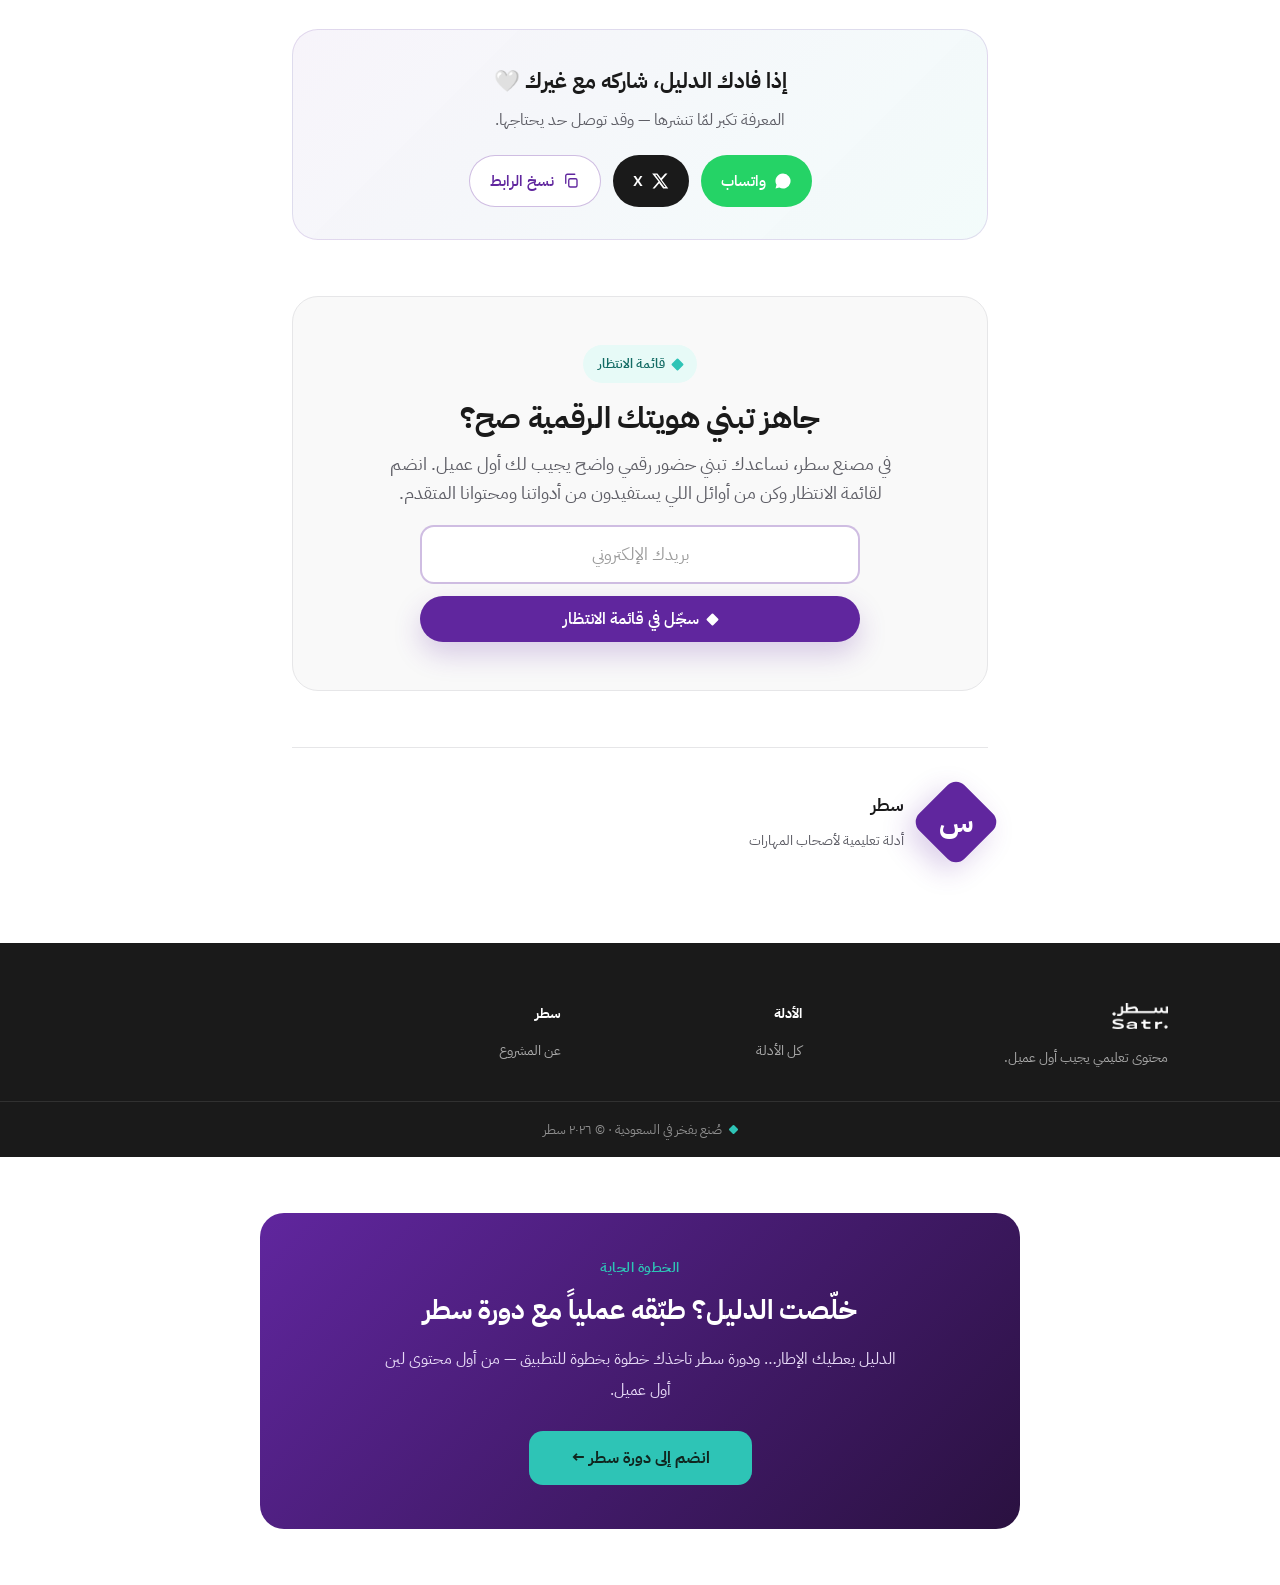
<file: guides/guide-39d8bc56.html>
<!DOCTYPE html>
<html lang="ar" dir="rtl">
<head>
<meta charset="utf-8">
<meta name="viewport" content="width=device-width, initial-scale=1">
<title>الهوية الرقمية: دليلك الكامل لبناء حضور يجيب لك أول عميل · سطر</title>
<meta name="description" content="هويتك الرقمية مو لوقو وألوان — هي السبب اللي يخلي العميل يثق فيك قبل ما يكلمك. في هذا الدليل، نبني معك هوية رقمية واضحة ومميزة خطوة بخطوة.">
<link rel="stylesheet" href="../colors_and_type.css">
<link rel="stylesheet" href="../styles.css">
<style>.wl-form{display:flex;flex-direction:column;gap:12px;margin-top:18px;max-width:440px;margin-inline:auto}.wl-input{width:100%;padding:15px 18px;border:2px solid rgba(96,38,158,.3);border-radius:14px;background:#fff;color:#1A1A1A;font-family:inherit;font-size:1.05rem;text-align:center;box-sizing:border-box}.wl-input::placeholder{color:#9b9b9b}.wl-input:focus{outline:none;border-color:#60269E;background:#fff;box-shadow:0 0 0 3px rgba(96,38,158,.12)}.wl-form .btn{margin:0;width:100%;justify-content:center}.wl-msg{margin-top:16px;padding:14px 18px;border-radius:12px;font-size:1.02rem;line-height:1.7;max-width:440px;margin-inline:auto}.wl-msg--ok{background:rgba(46,196,182,.16);border:1px solid rgba(46,196,182,.4);color:#0d7d72}.wl-msg--err{background:rgba(220,80,80,.12);border:1px solid rgba(220,80,80,.35);color:#b03030}.sharebox{margin:44px 0 0;padding:32px 28px;text-align:center;background:linear-gradient(135deg,rgba(96,38,158,.05),rgba(46,196,182,.06));border:1px solid rgba(96,38,158,.14);border-radius:var(--r-xl,26px)}.sharebox h3{font-size:1.3rem;font-weight:var(--fw-bold,700);color:#1A1A1A;margin:0 0 6px}.sharebox p{font-size:.98rem;color:#5e5e66;margin:0 0 20px}.share-btns{display:flex;gap:12px;justify-content:center;flex-wrap:wrap}.share-btn{display:inline-flex;align-items:center;gap:8px;padding:12px 20px;border-radius:var(--r-pill,999px);font-family:inherit;font-size:.95rem;font-weight:var(--fw-semibold,600);cursor:pointer;border:none;transition:transform .2s,box-shadow .2s,background .2s;text-decoration:none}.share-btn svg{width:18px;height:18px}.share-btn:hover{transform:translateY(-2px);box-shadow:0 8px 20px rgba(26,26,26,.12)}.share-btn--wa{background:#25D366;color:#fff}.share-btn--x{background:#1A1A1A;color:#fff}.share-btn--copy{background:#fff;color:#60269E;border:1.5px solid rgba(96,38,158,.3)}.share-btn--copy.copied{background:rgba(46,196,182,.16);color:#0d7d72;border-color:rgba(46,196,182,.4)}</style>
</head>
<body><a href="https://satarr.com/" target="_blank" rel="noopener" id="satr-course-top" dir="rtl" style="display:flex;align-items:center;justify-content:center;gap:12px;flex-wrap:wrap;background:linear-gradient(90deg,#2A1140,#60269E);color:#fff;text-decoration:none;padding:15px 20px;font-family:inherit;font-weight:600;font-size:15.5px;">حاب توصل إلى أول عميل؟<span style="background:#2EC4B6;color:#10261F;padding:8px 18px;border-radius:22px;font-weight:700;">ابدأ دورة سطر ←</span></a>

<header class="nav"><div class="nav__inner"><a href="../index.html" aria-label="سطر"><img class="nav__logo" src="../assets/logo-purple-trim.png" alt="سطر"></a><nav class="nav__links"><a class="nav__link" href="../index.html#guides">الأدلة</a><a class="nav__link" href="../index.html#about">عن سطر</a></nav><span class="nav__spacer"></span><a class="btn btn--primary" href="https://t.me/satr_marketing" target="_blank" rel="noopener"><span class="nav__cta-text">انضم لتليجرام</span></a></div></header>

<section class="ghero"><div class="container"><a class="backlink" href="../index.html#guides">→ كل الأدلة</a><div class="tagrow"><span class="tag tag--level"><span class="rh rh--p"></span> للمبتدئين</span>
      <span class="tag tag--topic"><span class="rh"></span> الهوية الرقمية</span></div><h1 class="ghero__title">الهوية الرقمية: دليلك الكامل لبناء حضور يجيب لك أول عميل</h1><p class="ghero__lead">هويتك الرقمية مو لوقو وألوان — هي السبب اللي يخلي العميل يثق فيك قبل ما يكلمك. في هذا الدليل، نبني معك هوية رقمية واضحة ومميزة خطوة بخطوة.</p><div class="ghero__meta"><div class="gm"><svg viewBox="0 0 24 24" fill="none" stroke-width="1.8" stroke-linecap="round" stroke-linejoin="round"><circle cx="12" cy="12" r="9"/><path d="M12 7v5l3 2"/></svg><div><b>٩ دقيقة</b><span>وقت القراءة</span></div></div><div class="gm"><svg viewBox="0 0 24 24" fill="none" stroke-width="1.8" stroke-linecap="round" stroke-linejoin="round"><path d="M4 6h16M4 12h16M4 18h10"/></svg><div><b>٤ محاور</b><span>مرتّبة</span></div></div><div class="gm"><svg viewBox="0 0 24 24" fill="none" stroke-width="1.8" stroke-linecap="round" stroke-linejoin="round"><path d="m12 3 2.6 5.3 5.9.9-4.2 4.1 1 5.8L12 16.9 6.7 19.2l1-5.8L3.5 9.2l5.9-.9z"/></svg><div><b>للمبتدئين</b><span>المستوى</span></div></div></div></div></section>

<div class="article-wrap"><div class="container container--narrow">
<nav class="toc" aria-label="محتويات"><h2 class="toc__title"><span class="rh rh--p"></span> في هذا الدليل</h2><ol class="toc__list">
        <li><a href="#s1">ليش الهوية الرقمية أهم من عدد المتابعين؟</a></li>
        <li><a href="#s2">وش يعني عندك هوية رقمية قوية؟</a></li>
        <li><a href="#s3">ثلاثة أخطاء تدمّر هويتك بدون ما تحس</a></li>
        <li><a href="#s4">التوازن الذكي: 70% هوية و30% وصول</a></li>
        <li><a href="#s5">كيف تبدأ تبني هويتك من اليوم؟</a></li>
        <li><a href="#s6">هويتك الرقمية هي أول خطوة لأول عميل</a></li>
</ol></nav>

<article class="article">

      <h2 id="s1">ليش الهوية الرقمية أهم من عدد المتابعين؟</h2>

      <p>تخيل معي هالموقف: شخص دخل حسابك، قضى عشر ثواني يتصفح، وطلع. السؤال المهم: هل عرف وش تقدم؟ هل فهم مين تساعد؟ هل حس إنك الشخص المناسب لمشكلته؟ إذا الجواب "لا" — فالمشكلة مو في مهارتك ولا في عدد متابعينك. <strong>المشكلة في هويتك الرقمية</strong>.</p>
      <p>كثير من أصحاب المهارات يركزون على زيادة المتابعين والمشاهدات، وينسون إن الأرقام بدون ثقة ما تجيب عملاء. ممكن يكون عندك خمسة آلاف متابع، لكن ولا واحد فيهم يعرف ليش يختارك أنت بالذات. الهوية الرقمية هي الجسر اللي يحوّل الزائر العابر إلى متابع مهتم، والمتابع المهتم إلى عميل يثق فيك.</p>
      <p>في هذا الدليل، بنفهم مع بعض وش تعني الهوية الرقمية بالضبط، وش الأخطاء اللي تدمرها بدون ما تحس، وكيف توازن بين بناء هويتك وزيادة وصولك. الهدف؟ إنك تطلع من هنا وعندك خطة واضحة تبني فيها حضور رقمي يجيب لك <strong>أول عميل</strong>.</p>

      <hr class="divider">

      <div class="axis"><span class="axis__num"><span class="rh"></span> المحور الأول</span></div>

      <h2 id="s2">وش يعني عندك هوية رقمية قوية؟</h2>

      <p>خلنا نتفق على شي من البداية: الهوية الرقمية <strong>مو تصميم حسابك</strong>. مو اللوقو، مو الألوان، مو الخط اللي تستخدمه. هذي عناصر بصرية مهمة، لكنها مو الهوية.</p>
      <p>الهوية الرقمية هي <strong>الانطباع اللي يطلع فيه الشخص بعد ما يزور حسابك</strong>. هل يطلع وهو يعرف بالضبط وش مجالك؟ هل يفهم المشكلة اللي تحلها؟ هل يحس إن عنده سبب يرجع لك أو يتواصل معك؟ إذا الجواب نعم — فعندك هوية رقمية. إذا لا — فعندك حساب، بس ما عندك هوية.</p>
      <p>الهوية الرقمية القوية تتكون من أربعة عناصر أساسية تشتغل مع بعض: المجال اللي تبغى تُعرف فيه، المشكلة اللي تساعد الناس يحلونها، طريقة تفكيرك وشرحك للأمور، وأسلوبك الشخصي اللي يميزك عن غيرك. لما هالأربعة تكون واضحة ومتسقة في كل محتوى تنشره — الناس تبدأ تربط اسمك بشي محدد، وهذا بالضبط اللي يبني الثقة.</p>

      <ul>
        <li>المجال: وش الشي اللي تبغى الناس تفكر فيك أول ما يجي ذكره؟</li>
        <li>المشكلة: وش التحدي اللي جمهورك يواجهه وأنت تقدر تساعدهم فيه؟</li>
        <li>طريقة التفكير: كيف تحلل المواقف؟ كيف توصل للحلول؟</li>
        <li>الأسلوب: وش النبرة والطريقة اللي تميز كلامك عن غيرك؟</li>
      </ul>

      <figure class="pullquote"><span class="pullquote__mark">”</span><span class="pullquote__rh"></span><p>الناس ما تطلب خدمة من أكثر شخص ينشر — تطلب من الشخص اللي تثق فيه.</p><cite><span class="rh"></span> مبدأ من سطر</cite></figure>

      <hr class="divider">

      <div class="axis"><span class="axis__num"><span class="rh"></span> المحور الثاني</span></div>

      <h2 id="s3">ثلاثة أخطاء تدمّر هويتك بدون ما تحس</h2>

      <p>كثير من أصحاب المهارات يشتغلون بجد على محتواهم، لكن يرتكبون أخطاء تضعّف هويتهم الرقمية بدون ما يدرون. النتيجة؟ الناس ما تتذكرهم، وما تثق فيهم حتى لو المحتوى كان مفيد. خلني أشاركك أبرز ثلاثة أخطاء وكيف تتجنبها.</p>
      <p><strong>الخطأ الأول: تغيّر رسالتك كل أسبوع.</strong> اليوم تتكلم عن التسويق، بكرة عن التصميم، بعده عن الذكاء الاصطناعي. المشكلة إن الناس ما تعرف وش تربط اسمك فيه. الحل بسيط: اختر رسالة واحدة وكررها باستمرار. كل محتواك لازم يخدم نفس الفكرة ونفس الجمهور.</p>
      <p><strong>الخطأ الثاني: محتواك ما فيه شخصيتك.</strong> إذا كنت تنقل معلومات من قوقل بدون ما تضيف طريقة تفكيرك أو تجربتك — صرت واحد من ألف. ما فيك شي يميزك. الفرق بين "خمس نصائح لتصميم أفضل" و"ليش رفضت هذا التصميم بعد ما خلصته" هو الفرق بين محتوى عادي ومحتوى يبني هوية.</p>
      <p><strong>الخطأ الثالث: ظهورك متقطع.</strong> تنشر أسبوع بحماس وتختفي شهر. الثقة تحتاج تكرار، واللي يختفي — الناس تنساه ويرجع يبدأ من الصفر كل مرة. ثبات بسيط ومستمر أقوى بكثير من انفجار مؤقت. ثلاث قطع محتوى في الأسبوع بشكل ثابت أفضل من عشرة في أسبوع وصفر بعده.</p>

      <ul>
        <li>وضوح الرسالة يخلي الزائر يفهمك من أول زيارة</li>
        <li>الشخصية تخليك تتميز وسط الزحمة</li>
        <li>الثبات يخليك تُذكر وتُطلب</li>
      </ul>

      <figure class="pullquote"><span class="pullquote__mark">”</span><span class="pullquote__rh"></span><p>هويتك الرقمية مو تصميم حساب — هي كيف تعيش في ذاكرة الناس.</p><cite><span class="rh"></span> مبدأ من سطر</cite></figure>

      <hr class="divider">

      <div class="axis"><span class="axis__num"><span class="rh"></span> المحور الثالث</span></div>

      <h2 id="s4">التوازن الذكي: 70% هوية و30% وصول</h2>

      <p>كل محتوى تنشره يسوي واحد من شيين: إما يزيد وصولك، أو يبني هويتك الرقمية. وأفضل الحسابات تعرف كيف توازن بين الاثنين. القاعدة الذهبية؟ <strong>70% من محتواك يبني هويتك، و30% يزيد وصولك</strong>.</p>
      <p>المحتوى اللي يزيد الوصول يشمل أشياء مثل: الترندات، الاقتباسات، الأخبار، عرض النتائج النهائية، والآراء السريعة. هذا النوع يعرّف الناس بوجودك ويجيب لك مشاهدات. لكن لو كل محتواك من هالنوع — الناس تشوفك وتمشي، ما عندهم سبب يتذكرونك.</p>
      <p>المحتوى اللي يبني هويتك مختلف: تشرح فيه طريقة تفكيرك، تشارك تجارب حقيقية، تحل مشاكل جمهورك، تعرض رحلتك مو بس نتيجتك، وتحلل بدل ما تعطي رأي سريع. هذا النوع يعطي الناس <strong>سبب يتذكرونك ويثقون فيك</strong>.</p>
      <p>خلني أعطيك أمثلة عملية توضح الفرق. بدل ما تقول "أفضل خمس خطوط للتصميم" — قول "ليش اخترت هذا الخط لهذا التصميم؟". بدل "النجاح يحتاج صبر" — قول "هذا أكبر خطأ سويته في أول تصميم وهذا اللي تعلمته". بدل "هذا التصميم النهائي" — قول "ليش رفضت أول ثلاث أفكار قبل أوصل لهذا التصميم؟". الفرق واضح: الأول يعرض، والثاني يبني ثقة.</p>

      <ul>
        <li>الترند يجيب مشاهدات — شرح تفكيرك يجيب ثقة</li>
        <li>الاقتباس يعرّف الناس فيك — التجربة الحقيقية تخليهم يتذكرونك</li>
        <li>عرض النتيجة يبهر — عرض الرحلة يُقنع</li>
        <li>الرأي السريع يمر — التحليل يبقى</li>
      </ul>

      <figure class="pullquote"><span class="pullquote__mark">”</span><span class="pullquote__rh"></span><p>الهدف مو المشاهدات فقط — الهدف إن الناس تعرفك وتتذكرك.</p><cite><span class="rh"></span> مبدأ من سطر</cite></figure>

      <hr class="divider">

      <div class="axis"><span class="axis__num"><span class="rh"></span> المحور الرابع</span></div>

      <h2 id="s5">كيف تبدأ تبني هويتك من اليوم؟</h2>

      <p>الحين فهمنا وش الهوية الرقمية، وش الأخطاء اللي تدمرها، وكيف نوازن بين بناء الهوية وزيادة الوصول. السؤال: من وين تبدأ عملياً؟</p>
      <p><strong>أول خطوة: حدد المجال اللي تبغى تُعرف فيه.</strong> مو لازم يكون واسع أو ضيق جداً — المهم يكون واضح. إذا سألك أحد "وش تسوي؟" لازم الجواب يكون جملة وحدة مفهومة.</p>
      <p><strong>ثاني خطوة: شارك طريقة تفكيرك، مو بس النتائج.</strong> الفرق بين المونتير اللي ينشر الفيديو النهائي، والمونتير اللي يشرح ليش قص اللقطة هنا وليش اختار هذا الإيقاع — هو الفرق بين واحد يعرض شغله وواحد يبني ثقة. الناس تبغى تفهم كيف تفكر، مو بس تشوف وش سويت.</p>
      <p><strong>ثالث خطوة: تكلم عن المشاكل اللي جمهورك يحاول يحلها.</strong> لما تفهم تحدياتهم وتتكلم عنها بوضوح — يحسون إنك فاهمهم، وهذا أول باب للثقة.</p>
      <p><strong>رابع خطوة: كرر رسالتك باستمرار.</strong> التكرار مو ممل — التكرار يبني تذكّر. الناس تحتاج تشوف نفس الرسالة أكثر من مرة عشان ترسخ في ذهنهم.</p>

      <ul>
        <li>حدد مجالك في جملة واحدة واضحة</li>
        <li>في كل محتوى، أضف شي من طريقة تفكيرك أو تجربتك</li>
        <li>اربط محتواك بمشاكل حقيقية يواجهها جمهورك</li>
        <li>كرر رسالتك الأساسية بأشكال مختلفة</li>
      </ul>

      <figure class="pullquote"><span class="pullquote__mark">”</span><span class="pullquote__rh"></span><p>قبل تنشر المحتوى الجاي — اسأل نفسك: لو شخص دخل حسابي اليوم، هل يعرف وش أقدم؟ وهل عنده سبب يثق فيني؟</p><cite><span class="rh"></span> مبدأ من سطر</cite></figure>

      <hr class="divider">

      <h2 id="s6">هويتك الرقمية هي أول خطوة لأول عميل</h2>

      <p>خلنا نربط كل اللي قلناه بهدف واحد واضح: <strong>أول عميل</strong>. العميل قبل ما يتواصل معك، يزور حسابك. يقرأ محتواك. يحاول يفهم مين أنت ووش تقدم وليش يختارك. إذا هويتك الرقمية واضحة — فهم بسرعة وثِق فيك. إذا هويتك ضعيفة — طلع وما رجع.</p>
      <p>الهوية الرقمية القوية تبني الثقة قبل أول رسالة، تخليك معروف في مجالك، تقلل تردد العميل قبل ما يتواصل معك، وتخلي الناس تتذكرك حتى بعد ما تطلع من حسابك. هذا كله يصب في نتيجة وحدة: العميل يجيك وهو جاهز يشتغل معك.</p>
      <p>ابدأ من اليوم. راجع حسابك بعين الزائر الجديد. اسأل نفسك: هل أعرف وش هذا الشخص يقدم؟ هل أفهم كيف يفكر؟ هل عندي سبب أثق فيه؟ إذا الجواب "لا" على أي سؤال — فعندك فرصة تحسّن. الهوية الرقمية ما تنبني في يوم، لكنها تبدأ بقرار واحد: إنك تكون واضح، مميز، وثابت.</p>

<div class="sharebox"><h3>إذا فادك الدليل، شاركه مع غيرك 🤍</h3><p>المعرفة تكبر لمّا تنشرها — وقد توصل حد يحتاجها.</p><div class="share-btns"><a class="share-btn share-btn--wa" id="shareWa" target="_blank" rel="noopener"><svg viewBox="0 0 24 24" fill="currentColor"><path d="M17.5 14.4c-.3-.15-1.8-.9-2.08-1-.28-.1-.48-.15-.68.15s-.78.97-.96 1.17c-.18.2-.35.22-.65.07-.3-.15-1.27-.47-2.42-1.5-.9-.8-1.5-1.78-1.67-2.08-.18-.3-.02-.46.13-.6.13-.13.3-.35.45-.52.15-.18.2-.3.3-.5.1-.2.05-.37-.02-.52-.08-.15-.68-1.63-.93-2.23-.24-.58-.49-.5-.68-.51l-.58-.01c-.2 0-.52.07-.8.37-.27.3-1.04 1.02-1.04 2.48s1.07 2.88 1.22 3.08c.15.2 2.1 3.2 5.08 4.49.71.3 1.26.49 1.7.63.71.22 1.36.19 1.87.12.57-.09 1.8-.74 2.05-1.45.25-.7.25-1.31.18-1.44-.07-.13-.27-.2-.57-.35zM12 2a10 10 0 0 0-8.6 15.07L2 22l5.07-1.33A10 10 0 1 0 12 2z"/></svg> واتساب</a><a class="share-btn share-btn--x" id="shareX" target="_blank" rel="noopener"><svg viewBox="0 0 24 24" fill="currentColor"><path d="M18.9 2H22l-7.5 8.6L23 22h-6.8l-5.3-7-6 7H2l8-9.2L1.5 2h7l4.8 6.4zm-1.2 18h1.7L7.4 3.8H5.6z"/></svg> X</a><button class="share-btn share-btn--copy" id="shareCopy" type="button"><svg viewBox="0 0 24 24" fill="none" stroke="currentColor" stroke-width="1.8" stroke-linecap="round" stroke-linejoin="round"><rect x="9" y="9" width="11" height="11" rx="2"/><path d="M5 15V5a2 2 0 0 1 2-2h10"/></svg> <span class="copy-text">نسخ الرابط</span></button></div></div>

<section class="ctabox" id="waitlist"><span class="ctabox__tag"><span class="rh"></span> قائمة الانتظار</span><h2>جاهز تبني هويتك الرقمية صح؟</h2><p>في مصنع سطر، نساعدك تبني حضور رقمي واضح يجيب لك أول عميل. انضم لقائمة الانتظار وكن من أوائل اللي يستفيدون من أدواتنا ومحتوانا المتقدم.</p><form class="wl-form" onsubmit="try{satrJoin(event)}catch(e){}return false;"><input class="wl-input" type="email" name="email" placeholder="بريدك الإلكتروني" required dir="ltr"><button class="btn btn--primary btn--lg" type="submit"><span class="rh" style="background:#fff"></span> <span class="wl-btn-text">سجّل في قائمة الانتظار</span></button></form><p class="wl-msg" id="wlMsg" style="display:none"></p></section>

<div class="author"><div class="author__avatar"><span>س</span></div><div class="author__info"><b>سطر</b><span>أدلة تعليمية لأصحاب المهارات</span></div></div>

</article></div></div>

<footer class="footer"><div class="footer__inner"><div class="footer__brand"><img class="footer__logo" src="../assets/logo-white-trim.png" alt="سطر"><p class="footer__tag">محتوى تعليمي يجيب أول عميل.</p></div><div class="footer__col"><h4>الأدلة</h4><a href="../index.html#guides">كل الأدلة</a></div><div class="footer__col"><h4>سطر</h4><a href="../index.html#about">عن المشروع</a></div></div><div class="footer__bar"><span class="rh"></span> صُنع بفخر في السعودية · © ٢٠٢٦ سطر</div></footer>

<script>var GUIDE_TITLE="الهوية الرقمية: دليلك الكامل لبناء حضور يجيب لك أول عميل";
(function(){var url=window.location.href;var t=GUIDE_TITLE+' — دليل من سطر';var wa=document.getElementById("shareWa");if(wa)wa.href="https://wa.me/?text="+encodeURIComponent(t+"\n"+url);var x=document.getElementById("shareX");if(x)x.href="https://twitter.com/intent/tweet?text="+encodeURIComponent(t)+"&url="+encodeURIComponent(url);var cp=document.getElementById("shareCopy");if(cp)cp.addEventListener("click",function(){var done=function(){cp.classList.add("copied");cp.querySelector(".copy-text").textContent="تم النسخ ✓";setTimeout(function(){cp.classList.remove("copied");cp.querySelector(".copy-text").textContent="نسخ الرابط";},2000);};if(navigator.clipboard&&navigator.clipboard.writeText){navigator.clipboard.writeText(url).then(done).catch(function(){var i=document.createElement("input");i.value=url;document.body.appendChild(i);i.select();try{document.execCommand("copy");}catch(e){}document.body.removeChild(i);done();});}else{var i=document.createElement("input");i.value=url;document.body.appendChild(i);i.select();try{document.execCommand("copy");}catch(e){}document.body.removeChild(i);done();}});})();
function satrJoin(e){e.preventDefault();var f=e.target;var email=f.email.value.trim();var btn=f.querySelector("button");var msg=document.getElementById("wlMsg");if(!email){return false;}btn.disabled=true;btn.querySelector(".wl-btn-text").textContent="جاري التسجيل...";fetch("https://satr2030.app.n8n.cloud/webhook/satr-waitlist",{method:"POST",headers:{"Content-Type":"application/json"},body:JSON.stringify({email:email,guide:GUIDE_TITLE,source:"دليل سطر"})}).then(function(r){return r.json();}).then(function(d){f.style.display="none";msg.style.display="block";msg.className="wl-msg wl-msg--ok";msg.innerHTML="✅ <b>تم تسجيلك بنجاح!</b><br>شكراً لك — صرت ضمن قائمة الانتظار. بنرسل لك أول ما يصير عندنا جديد يفيدك. 🙏";}).catch(function(err){btn.disabled=false;btn.querySelector(".wl-btn-text").textContent="حاول مرة ثانية";msg.style.display="block";msg.className="wl-msg wl-msg--err";msg.textContent="صار خطأ بسيط، جرّب مرة ثانية بعد لحظات.";});return false;}</script>

<section id="satr-course-cta" dir="rtl" style="max-width:760px;margin:56px auto;padding:44px 32px;border-radius:24px;background:linear-gradient(135deg,#60269E,#2A1140);color:#fff;text-align:center;"><div style="font-size:14px;font-weight:600;color:#2EC4B6;letter-spacing:.5px;margin-bottom:12px;">الخطوة الجاية</div><h2 style="font-size:27px;font-weight:700;line-height:1.5;margin:0 0 14px;color:#fff;">خلّصت الدليل؟ طبّقه عملياً مع دورة سطر</h2><p style="font-size:16px;line-height:1.9;color:#E6D9F6;margin:0 auto 26px;max-width:520px;">الدليل يعطيك الإطار… ودورة سطر تاخذك خطوة بخطوة للتطبيق — من أول محتوى لين أول عميل.</p><a href="https://satarr.com/" target="_blank" rel="noopener" style="display:inline-block;background:#2EC4B6;color:#10261F;font-weight:700;font-size:16px;text-decoration:none;padding:15px 42px;border-radius:14px;">انضم إلى دورة سطر ←</a></section></body>
</html>
</file>
<file: colors_and_type.css>
/* ============================================================
   Satar - Design Foundations
   Colors + Typography tokens
   Brand Guidelines V.1 · 2026
   ============================================================ */

/* ---------- Font: IBM Plex Sans Arabic (Google Fonts) ---------- */
@import url('https://fonts.googleapis.com/css2?family=IBM+Plex+Sans+Arabic:wght@300;400;500;600;700&display=swap');

:root {
  --satar-purple:  #60269E;
  --satar-teal:    #2EC4B6;
  --satar-black:   #1A1A1A;
  --satar-white:   #F9F9F9;
  --purple-50:   #f3edfa;
  --purple-100:  #e3d3f2;
  --purple-200:  #c7a8e3;
  --purple-300:  #a674d1;
  --purple-400:  #8447bd;
  --purple-500:  #60269e;
  --purple-600:  #511f86;
  --purple-700:  #41196c;
  --purple-800:  #311351;
  --purple-900:  #210d37;
  --teal-50:   #e7faf7;
  --teal-100:  #c2f1ea;
  --teal-200:  #8fe5da;
  --teal-300:  #56d6c7;
  --teal-400:  #2ec4b6;
  --teal-500:  #1ea99c;
  --teal-600:  #16887e;
  --teal-700:  #136b64;
  --teal-800:  #114f4a;
  --teal-900:  #0c3531;
  --ink-0:    #ffffff;
  --ink-25:   #f9f9f9;
  --ink-50:   #f2f2f3;
  --ink-100:  #e6e6e8;
  --ink-200:  #cfcfd3;
  --ink-300:  #aeaeb4;
  --ink-400:  #84848c;
  --ink-500:  #5e5e66;
  --ink-600:  #3f3f45;
  --ink-700:  #2a2a2e;
  --ink-800:  #1f1f22;
  --ink-900:  #1a1a1a;
  --bg-page:        var(--ink-25);
  --bg-surface:     #ffffff;
  --bg-inverse:     var(--ink-900);
  --bg-brand:       var(--satar-purple);
  --bg-brand-soft:  var(--purple-50);
  --bg-accent:      var(--satar-teal);
  --bg-accent-soft: var(--teal-50);
  --fg-1:           var(--ink-900);
  --fg-2:           var(--ink-500);
  --fg-3:           var(--ink-400);
  --fg-on-brand:    #ffffff;
  --fg-on-accent:   var(--ink-900);
  --fg-inverse:     var(--ink-25);
  --fg-brand:       var(--satar-purple);
  --fg-accent:      var(--teal-600);
  --border-1:       var(--ink-100);
  --border-2:       var(--ink-200);
  --border-strong:  var(--ink-900);
  --border-brand:   var(--satar-purple);
  --focus-ring:     color-mix(in oklch, var(--satar-purple) 55%, transparent);
  --success:        var(--teal-600);
  --danger:         #d23b3b;
  --font-sans: "IBM Plex Sans Arabic", "Segoe UI", system-ui, -apple-system, sans-serif;
  --fw-regular:  400;
  --fw-medium:   500;
  --fw-semibold: 600;
  --fw-bold:     700;
  --fw-black:    700;
  --fs-display: 56px;  --lh-display: 1.1;
  --fs-h1:      40px;  --lh-h1: 1.12;
  --fs-h2:      30px;  --lh-h2: 1.2;
  --fs-h3:      23px;  --lh-h3: 1.3;
  --fs-h4:      19px;  --lh-h4: 1.4;
  --fs-lg:      18px;  --lh-lg: 1.6;
  --fs-body:    16px;  --lh-body: 1.7;
  --fs-sm:      14px;  --lh-sm: 1.6;
  --fs-xs:      12px;  --lh-xs: 1.5;
  --tracking-tight: -0.01em;
  --tracking-normal: 0;
  --tracking-wide: 0.04em;
  --r-xs: 4px;
  --r-sm: 8px;
  --r-md: 12px;
  --r-lg: 18px;
  --r-xl: 26px;
  --r-pill: 999px;
  --rhombus-rotate: 45deg;
  --shadow-sm: 0 1px 2px rgba(26,26,26,.06), 0 1px 1px rgba(26,26,26,.04);
  --shadow-md: 0 4px 12px rgba(26,26,26,.08), 0 2px 4px rgba(26,26,26,.05);
  --shadow-lg: 0 12px 32px rgba(26,26,26,.10), 0 4px 8px rgba(26,26,26,.06);
  --shadow-brand: 0 12px 28px rgba(96,38,158,.22);
  --space-1: 4px;
  --space-2: 8px;
  --space-3: 12px;
  --space-4: 16px;
  --space-5: 24px;
  --space-6: 32px;
  --space-7: 48px;
  --space-8: 64px;
  --ease: cubic-bezier(.22,.61,.36,1);
  --ease-out: cubic-bezier(.16,1,.3,1);
  --dur: 220ms;
}

.satar {
  font-family: var(--font-sans);
  color: var(--fg-1);
  background: var(--bg-page);
  direction: rtl;
  text-rendering: optimizeLegibility;
  -webkit-font-smoothing: antialiased;
}
.satar h1, .satar .h1 { font-weight: var(--fw-bold); font-size: var(--fs-h1); line-height: var(--lh-h1); letter-spacing: var(--tracking-tight); margin: 0; }
.satar h2, .satar .h2 { font-weight: var(--fw-bold); font-size: var(--fs-h2); line-height: var(--lh-h2); letter-spacing: var(--tracking-tight); margin: 0; }
.satar h3, .satar .h3 { font-weight: var(--fw-semibold); font-size: var(--fs-h3); line-height: var(--lh-h3); margin: 0; }
.satar h4, .satar .h4 { font-weight: var(--fw-medium); font-size: var(--fs-h4); line-height: var(--lh-h4); margin: 0; }
.satar .display { font-weight: var(--fw-black); font-size: var(--fs-display); line-height: var(--lh-display); letter-spacing: var(--tracking-tight); margin: 0; }
.satar p, .satar .body { font-weight: var(--fw-regular); font-size: var(--fs-body); line-height: var(--lh-body); color: var(--fg-1); margin: 0; text-wrap: pretty; }
.satar .lead { font-size: var(--fs-lg); line-height: var(--lh-lg); color: var(--fg-2); font-weight: var(--fw-regular); }
.satar small, .satar .caption { font-size: var(--fs-sm); line-height: var(--lh-sm); color: var(--fg-2); }
.satar .overline { font-size: var(--fs-xs); font-weight: var(--fw-semibold); letter-spacing: var(--tracking-wide); color: var(--fg-accent); text-transform: uppercase; }
</file>
<file: styles.css>
/* ============================================================
   مصنع سطر — موقع الأدلة
   Layout + components on top of Satar design tokens
   (colors_and_type.css must be loaded first)
   ============================================================ */

*, *::before, *::after { box-sizing: border-box; }
html { -webkit-text-size-adjust: 100%; }
body {
  margin: 0;
  font-family: var(--font-sans);
  color: var(--fg-1);
  background: var(--bg-surface);
  direction: rtl;
  text-rendering: optimizeLegibility;
  -webkit-font-smoothing: antialiased;
  -moz-osx-font-smoothing: grayscale;
}
a { text-decoration: none; color: inherit; }
img { display: block; max-width: 100%; }
::selection { background: color-mix(in oklch, var(--satar-purple) 22%, transparent); }

.container {
  width: 100%;
  max-width: 1120px;
  margin: 0 auto;
  padding-inline: 32px;
}
.container--narrow { max-width: 760px; }

.an { font-feature-settings: normal; }

.rh {
  display: inline-block;
  width: 9px; height: 9px;
  background: var(--satar-teal);
  transform: rotate(45deg);
  border-radius: 1px;
  flex: none;
}
.rh--p { background: var(--satar-purple); }
.rh--k { background: var(--satar-black); }

.btn {
  font-family: inherit;
  font-weight: var(--fw-semibold);
  font-size: 15px;
  border: none;
  border-radius: var(--r-pill);
  padding: 12px 22px;
  display: inline-flex;
  align-items: center;
  gap: 9px;
  cursor: pointer;
  transition: background var(--dur) var(--ease), transform var(--dur) var(--ease), box-shadow var(--dur) var(--ease), color var(--dur) var(--ease);
  white-space: nowrap;
  line-height: 1;
}
.btn svg { width: 17px; height: 17px; }
.btn--primary {
  color: #fff;
  background: var(--satar-purple);
  box-shadow: var(--shadow-brand);
}
.btn--primary:hover { background: var(--purple-600); }
.btn--primary:active { transform: scale(.975); }
.btn--ghost {
  color: var(--satar-purple);
  background: transparent;
  border: 1.5px solid var(--purple-200);
}
.btn--ghost:hover { border-color: var(--satar-purple); background: var(--purple-50); }
.btn--lg { font-size: 16px; padding: 15px 30px; }
.btn--onpurple {
  background: #fff; color: var(--satar-purple); box-shadow: var(--shadow-lg);
}
.btn--onpurple:hover { background: var(--ink-25); }

.nav {
  position: sticky; top: 0; z-index: 50;
  background: rgba(255,255,255,.82);
  backdrop-filter: saturate(180%) blur(14px);
  -webkit-backdrop-filter: saturate(180%) blur(14px);
  border-bottom: 1px solid var(--border-1);
}
.nav__inner {
  max-width: 1120px; margin: 0 auto; height: 70px;
  padding-inline: 32px;
  display: flex; align-items: center; gap: 28px;
}
.nav__logo { height: 26px; width: auto; }
.nav__links {
  display: flex; align-items: center; gap: 30px;
  margin-inline-start: 38px;
}
.nav__link {
  font-size: 15px; font-weight: var(--fw-medium);
  color: var(--fg-2); transition: color var(--dur) var(--ease);
}
.nav__link:hover { color: var(--satar-purple); }
.nav__spacer { margin-inline-start: auto; }
.nav__burger {
  display: none; background: none; border: none; cursor: pointer;
  margin-inline-start: auto; padding: 6px; color: var(--fg-1);
}

.hero { background: var(--bg-surface); overflow: hidden; position: relative; }
.hero-variant { display: none; }
body[data-hero="a"] .hero-a,
body[data-hero="b"] .hero-b,
body[data-hero="c"] .hero-c { display: block; }

.kicker {
  display: inline-flex; align-items: center; gap: 9px;
  font-size: 13px; font-weight: var(--fw-semibold);
  letter-spacing: var(--tracking-wide);
  color: var(--teal-700); background: var(--teal-50);
  padding: 7px 15px; border-radius: var(--r-pill);
}
.kicker--purple { color: var(--purple-600); background: var(--purple-50); }

.hero-title {
  font-weight: var(--fw-black);
  letter-spacing: var(--tracking-tight);
  margin: 0; color: var(--fg-1);
}
.hero-title .mk { color: var(--satar-purple); }
.hero-lead {
  font-size: var(--fs-lg); line-height: 1.65;
  color: var(--fg-2); margin: 0;
}

.stats { display: flex; gap: 0; flex-wrap: wrap; }
.stat { display: flex; flex-direction: column; gap: 4px; padding-inline-end: 40px; margin-inline-end: 40px; border-inline-end: 1px solid var(--border-1); }
.stat:last-child { border-inline-end: none; margin-inline-end: 0; padding-inline-end: 0; }
.stat__num { font-size: 30px; font-weight: var(--fw-black); color: var(--satar-purple); line-height: 1; letter-spacing: var(--tracking-tight); }
.stat__label { font-size: 14px; color: var(--fg-2); font-weight: var(--fw-medium); }

.hero-a .container { padding-block: 96px 84px; text-align: center; display: flex; flex-direction: column; align-items: center; }
.hero-a .hero-title { font-size: clamp(34px, 5vw, 56px); line-height: 1.18; margin-top: 24px; max-width: 14ch; }
.hero-a .hero-lead { margin-top: 24px; max-width: 56ch; }
.hero-a .hero-actions { display: flex; gap: 12px; margin-top: 34px; flex-wrap: wrap; justify-content: center; }
.hero-a .stats { margin-top: 56px; justify-content: center; }

.hero-b .container { padding-block: 80px 88px; display: grid; grid-template-columns: 1.05fr .95fr; gap: 48px; align-items: center; }
.hero-b .hero-title { font-size: clamp(32px, 4.2vw, 50px); line-height: 1.1; margin-top: 22px; }
.hero-b .hero-lead { margin-top: 22px; max-width: 46ch; }
.hero-b .hero-actions { display: flex; gap: 12px; margin-top: 30px; flex-wrap: wrap; }
.hero-b .stats { margin-top: 40px; }
.hero-b .stat__num { font-size: 26px; }
.hero-visual { position: relative; height: 400px; display: flex; align-items: center; justify-content: center; }
.hero-visual__big { width: 250px; height: 250px; transform: rotate(45deg); border-radius: var(--r-lg); overflow: hidden; box-shadow: var(--shadow-lg); background: var(--satar-purple); display: flex; align-items: center; justify-content: center; }
.hero-visual__num { transform: rotate(-45deg); font-size: 64px; font-weight: var(--fw-black); color: rgba(255,255,255,.16); line-height: 1; }
.hero-visual__sm { position: absolute; inset-inline-end: 18px; bottom: 36px; width: 120px; height: 120px; transform: rotate(45deg); border-radius: var(--r-md); border: 5px solid #fff; background: var(--satar-teal); box-shadow: var(--shadow-md); }
.hero-visual__badge { position: absolute; inset-inline-start: 0; top: 30px; background: #fff; border: 1px solid var(--border-1); border-radius: var(--r-md); padding: 12px 18px; box-shadow: var(--shadow-md); display: flex; flex-direction: column; gap: 3px; }
.hero-visual__badge b { font-size: 22px; font-weight: var(--fw-black); color: var(--satar-purple); }
.hero-visual__badge span { font-size: 13px; color: var(--fg-2); font-weight: var(--fw-medium); }

.hero-c .container { padding-block: 92px 0; }
.hero-c .hero-top { max-width: 18ch; }
.hero-c .hero-title { font-size: clamp(34px, 5vw, 58px); line-height: 1.04; margin-top: 26px; }
.hero-c .hero-lead { margin-top: 26px; max-width: 50ch; }
.hero-c .hero-actions { display: flex; gap: 12px; margin-top: 32px; flex-wrap: wrap; }
.hero-c .statband { margin-top: 72px; border-top: 1px solid var(--border-1); display: grid; grid-template-columns: repeat(3, 1fr); }
.hero-c .statband .sb { padding: 34px 0 40px; border-inline-start: 1px solid var(--border-1); padding-inline-start: 28px; }
.hero-c .statband .sb:first-child { border-inline-start: none; padding-inline-start: 0; }
.hero-c .statband .sb__num { font-size: 36px; font-weight: var(--fw-black); color: var(--satar-purple); line-height: 1; letter-spacing: var(--tracking-tight); }
.hero-c .statband .sb__label { font-size: 15px; color: var(--fg-2); margin-top: 8px; font-weight: var(--fw-medium); }

.section { padding-block: 96px; }
.section--soft { background: var(--bg-page); }
.section--dark { background: var(--satar-black); color: #fff; }

.sec-head { margin-bottom: 44px; }
.sec-head__kicker { display: inline-flex; align-items: center; gap: 9px; font-size: 14px; font-weight: var(--fw-semibold); color: var(--fg-2); }
.sec-title { font-size: clamp(24px, 3vw, 32px); font-weight: var(--fw-black); letter-spacing: var(--tracking-tight); margin: 14px 0 0; line-height: 1.08; }
.sec-sub { font-size: var(--fs-lg); color: var(--fg-2); margin: 16px 0 0; max-width: 54ch; line-height: 1.6; }

.guide-grid { display: grid; grid-template-columns: repeat(3, 1fr); gap: 24px; }
.guide-card {
  background: var(--bg-surface);
  border: 1px solid var(--border-1);
  border-radius: var(--r-lg);
  overflow: hidden;
  box-shadow: var(--shadow-sm);
  display: flex; flex-direction: column;
  transition: transform var(--dur) var(--ease-out), box-shadow var(--dur) var(--ease-out);
}
.guide-card:hover { transform: translateY(-5px); box-shadow: var(--shadow-lg); }
.guide-card__cover {
  position: relative; height: 168px; overflow: hidden;
  display: flex; align-items: flex-end; padding: 18px;
}
.guide-card__cover--p { background: var(--satar-purple); }
.guide-card__cover--t { background: var(--satar-teal); }
.guide-card__cover--k { background: var(--satar-black); }
.guide-card__num {
  position: absolute; inset-inline-end: -2px; top: -14px;
  font-size: 96px; font-weight: var(--fw-black);
  color: rgba(255,255,255,.16); line-height: 1; letter-spacing: -.04em;
  pointer-events: none;
}
.guide-card__cover--t .guide-card__num { color: rgba(26,26,26,.14); }
.guide-card__rh {
  position: absolute; inset-inline-start: 22px; top: 26px;
  width: 30px; height: 30px; transform: rotate(45deg);
  background: rgba(255,255,255,.16); border: 1.5px solid rgba(255,255,255,.45);
  border-radius: 4px;
}
.guide-card__cover--t .guide-card__rh { background: rgba(26,26,26,.1); border-color: rgba(26,26,26,.3); }
.level {
  position: relative; z-index: 1;
  font-size: 12px; font-weight: var(--fw-semibold);
  color: #fff; background: rgba(255,255,255,.18);
  border: 1px solid rgba(255,255,255,.32);
  padding: 5px 12px; border-radius: var(--r-pill);
  backdrop-filter: blur(2px);
}
.guide-card__cover--t .level { color: var(--satar-black); background: rgba(26,26,26,.1); border-color: rgba(26,26,26,.22); }
.guide-card__body { padding: 22px 22px 0; flex: 1; }
.guide-card__title { font-size: 21px; font-weight: var(--fw-bold); margin: 0; line-height: 1.25; color: var(--fg-1); }
.guide-card__desc { font-size: 15px; color: var(--fg-2); margin: 10px 0 0; line-height: 1.6; }
.guide-card__meta {
  margin: 20px 22px; padding-top: 16px; border-top: 1px solid var(--border-1);
  display: flex; align-items: center; gap: 16px;
  font-size: 13px; color: var(--fg-3); font-weight: var(--fw-medium);
}
.guide-card__meta .mi { display: inline-flex; align-items: center; gap: 6px; }
.guide-card__meta .mi svg { width: 15px; height: 15px; stroke: var(--fg-3); }
.guide-card__meta .read { margin-inline-start: auto; color: var(--satar-purple); font-weight: var(--fw-semibold); display: inline-flex; align-items: center; gap: 5px; }

.about { display: grid; grid-template-columns: .8fr 1.2fr; gap: 48px; align-items: center; }
.about__visual { aspect-ratio: 1; max-width: 280px; position: relative; display: flex; align-items: center; justify-content: center; }
.about__rh-lg { width: 180px; height: 180px; transform: rotate(45deg); border-radius: var(--r-lg); background: var(--satar-purple); display: flex; align-items: center; justify-content: center; box-shadow: var(--shadow-lg); }
.about__rh-lg span { transform: rotate(-45deg); font-size: 72px; font-weight: var(--fw-black); color: #fff; }
.about__rh-sm { position: absolute; inset-inline-end: 6px; bottom: 14px; width: 76px; height: 76px; transform: rotate(45deg); border-radius: var(--r-md); background: var(--satar-teal); border: 5px solid var(--bg-page); }
.about__title { font-size: clamp(23px, 2.8vw, 32px); font-weight: var(--fw-black); letter-spacing: var(--tracking-tight); margin: 0; line-height: 1.1; }
.about__title .mk { color: var(--satar-purple); }
.about__text { font-size: var(--fs-lg); color: var(--fg-2); line-height: 1.7; margin: 18px 0 0; }
.about__points { list-style: none; padding: 0; margin: 26px 0 0; display: grid; gap: 14px; }
.about__points li { display: flex; gap: 12px; align-items: flex-start; font-size: 16px; color: var(--fg-1); line-height: 1.5; }
.about__points .rh { margin-top: 7px; }

.ghero { background: var(--bg-surface); border-bottom: 1px solid var(--border-1); position: relative; overflow: hidden; }
.ghero::before {
  content: ""; position: absolute; inset-inline-start: -90px; top: -90px;
  width: 260px; height: 260px; transform: rotate(45deg);
  background: var(--purple-50); border-radius: var(--r-xl); z-index: 0;
}
.ghero .container { position: relative; z-index: 1; padding-block: 40px 64px; }
.backlink { display: inline-flex; align-items: center; gap: 8px; font-size: 15px; font-weight: var(--fw-medium); color: var(--fg-2); transition: color var(--dur) var(--ease); }
.backlink:hover { color: var(--satar-purple); }
.tagrow { display: flex; gap: 10px; flex-wrap: wrap; margin-top: 34px; }
.tag {
  font-size: 13px; font-weight: var(--fw-semibold);
  padding: 6px 14px; border-radius: var(--r-pill);
  display: inline-flex; align-items: center; gap: 7px;
}
.tag--level { color: var(--purple-600); background: var(--purple-50); }
.tag--topic { color: var(--teal-700); background: var(--teal-50); }
.ghero__title { font-size: clamp(26px, 3.6vw, 38px); font-weight: var(--fw-bold); letter-spacing: var(--tracking-tight); line-height: 1.4; margin: 22px 0 0; max-width: 22ch; }
.ghero__lead { font-size: var(--fs-lg); color: var(--fg-2); line-height: 1.65; margin: 22px 0 0; max-width: 56ch; }
.ghero__meta { display: flex; gap: 0; flex-wrap: wrap; margin-top: 34px; }
.ghero__meta .gm { display: flex; align-items: center; gap: 9px; padding-inline-end: 28px; margin-inline-end: 28px; border-inline-end: 1px solid var(--border-1); }
.ghero__meta .gm:last-child { border-inline-end: none; }
.ghero__meta .gm svg { width: 20px; height: 20px; stroke: var(--satar-purple); flex: none; }
.ghero__meta .gm b { font-size: 16px; font-weight: var(--fw-bold); color: var(--fg-1); display: block; line-height: 1.2; }
.ghero__meta .gm span { font-size: 13px; color: var(--fg-3); }

.article-wrap { padding-block: 56px 88px; }
.toc {
  background: var(--bg-page); border: 1px solid var(--border-1);
  border-radius: var(--r-lg); padding: 26px 28px; margin-bottom: 56px;
}
.toc__title { display: flex; align-items: center; gap: 9px; font-size: 14px; font-weight: var(--fw-bold); color: var(--fg-1); letter-spacing: var(--tracking-wide); margin: 0 0 18px; }
.toc__list { list-style: none; counter-reset: toc; margin: 0; padding: 0; display: grid; gap: 2px; }
.toc__list li { counter-increment: toc; }
.toc__list a { display: flex; align-items: center; gap: 14px; padding: 11px 8px; border-radius: var(--r-sm); font-size: 16px; color: var(--fg-1); font-weight: var(--fw-medium); transition: background var(--dur) var(--ease), color var(--dur) var(--ease); }
.toc__list a:hover { background: var(--purple-50); color: var(--satar-purple); }
.toc__list a::before { content: counter(toc, decimal-leading-zero); font-size: 14px; font-weight: var(--fw-bold); color: var(--satar-purple); background: #fff; border: 1px solid var(--border-1); width: 30px; height: 30px; border-radius: 8px; display: flex; align-items: center; justify-content: center; flex: none; }

.article { font-size: 18px; line-height: 1.85; color: var(--ink-700); }
.article > p { margin: 0 0 22px; text-wrap: pretty; }
.article .axis { margin-top: 12px; }
.article .axis + .axis { margin-top: 8px; }
.axis__num { display: inline-flex; align-items: center; gap: 10px; font-size: 14px; font-weight: var(--fw-bold); color: var(--satar-purple); letter-spacing: var(--tracking-wide); }
.axis__num .rh { width: 8px; height: 8px; background: var(--satar-purple); }
.article h2 { font-size: clamp(23px, 3vw, 30px); font-weight: var(--fw-black); color: var(--fg-1); line-height: 1.15; letter-spacing: var(--tracking-tight); margin: 14px 0 18px; }
.article h3 { font-size: 22px; font-weight: var(--fw-bold); color: var(--fg-1); margin: 36px 0 12px; }
.article strong, .article .mark { font-weight: var(--fw-bold); color: var(--fg-1); }
.article .hl { color: var(--satar-purple); font-weight: var(--fw-bold); background: linear-gradient(transparent 62%, var(--purple-100) 0); padding: 0 2px; }
.article ul { margin: 0 0 24px; padding: 0; list-style: none; display: grid; gap: 13px; }
.article ul li { display: flex; gap: 14px; align-items: flex-start; }
.article ul li::before { content: ""; width: 9px; height: 9px; background: var(--satar-teal); transform: rotate(45deg); border-radius: 1px; margin-top: 12px; flex: none; }
.article .divider { height: 1px; background: var(--border-1); border: none; margin: 8px 0 40px; }

.pullquote {
  position: relative; background: var(--satar-purple); color: #fff;
  border-radius: var(--r-xl); padding: 52px 48px 44px; margin: 44px 0;
  overflow: hidden;
}
.pullquote__mark { position: absolute; inset-inline-end: 30px; top: 2px; font-size: 110px; line-height: 1; font-weight: var(--fw-black); color: rgba(255,255,255,.16); font-family: Georgia, serif; pointer-events: none; }
.pullquote__rh { position: absolute; inset-inline-start: -40px; bottom: -40px; width: 150px; height: 150px; transform: rotate(45deg); background: rgba(46,196,182,.22); border-radius: 18px; }
.pullquote p { position: relative; z-index: 1; font-size: clamp(21px, 2.8vw, 28px); font-weight: var(--fw-bold); line-height: 1.4; margin: 0; letter-spacing: var(--tracking-tight); max-width: 22ch; }
.pullquote cite { position: relative; z-index: 1; display: flex; align-items: center; gap: 9px; font-style: normal; font-size: 14px; color: rgba(255,255,255,.7); margin-top: 22px; font-weight: var(--fw-medium); }
.pullquote cite .rh { background: var(--satar-teal); }

.ctabox {
  background: var(--bg-page); border: 1px solid var(--border-1);
  border-radius: var(--r-xl); padding: 48px; text-align: center;
  margin: 56px 0; position: relative; overflow: hidden;
}
.ctabox__tag { display: inline-flex; align-items: center; gap: 8px; font-size: 13px; font-weight: var(--fw-semibold); color: var(--teal-700); background: var(--teal-50); padding: 7px 15px; border-radius: var(--r-pill); }
.ctabox h2 { font-size: clamp(23px, 3vw, 30px); font-weight: var(--fw-black); letter-spacing: var(--tracking-tight); margin: 18px 0 0; color: var(--fg-1); }
.ctabox p { font-size: var(--fs-lg); color: var(--fg-2); margin: 14px auto 0; max-width: 48ch; line-height: 1.6; }
.ctabox .btn { margin-top: 28px; }

.author {
  display: flex; align-items: center; gap: 20px; flex-wrap: wrap;
  padding-top: 40px; border-top: 1px solid var(--border-1);
}
.author__avatar { width: 64px; height: 64px; transform: rotate(45deg); border-radius: var(--r-md); background: var(--satar-purple); display: flex; align-items: center; justify-content: center; flex: none; box-shadow: var(--shadow-brand); }
.author__avatar span { transform: rotate(-45deg); font-size: 30px; font-weight: var(--fw-black); color: #fff; }
.author__info b { font-size: 18px; font-weight: var(--fw-bold); color: var(--fg-1); display: block; }
.author__info span { font-size: 14px; color: var(--fg-2); }
.share { display: flex; gap: 10px; margin-inline-start: auto; align-items: center; }
.share__label { font-size: 14px; color: var(--fg-3); font-weight: var(--fw-medium); }
.share__btn { width: 42px; height: 42px; border-radius: var(--r-pill); border: 1px solid var(--border-2); background: #fff; display: inline-flex; align-items: center; justify-content: center; cursor: pointer; color: var(--fg-2); transition: all var(--dur) var(--ease); }
.share__btn:hover { border-color: var(--satar-purple); color: var(--satar-purple); background: var(--purple-50); transform: translateY(-2px); }
.share__btn svg { width: 18px; height: 18px; }
.share__btn.copied { border-color: var(--satar-teal); color: var(--teal-700); background: var(--teal-50); }

@media (max-width: 680px) {
  .article { font-size: 17px; }
  .pullquote { padding: 40px 28px 34px; }
  .ctabox { padding: 36px 24px; }
  .ghero__meta .gm { padding-inline-end: 18px; margin-inline-end: 18px; }
  .author { gap: 14px; }
  .share { margin-inline-start: 0; width: 100%; }
}

.footer { background: var(--satar-black); color: #fff; }
.footer__inner { max-width: 1120px; margin: 0 auto; padding: 60px 32px 28px; display: grid; grid-template-columns: 1.6fr 1fr 1fr 1fr; gap: 32px; }
.footer__logo { height: 26px; width: auto; }
.footer__tag { font-size: 14px; color: rgba(255,255,255,.6); margin: 18px 0 0; line-height: 1.6; max-width: 30ch; }
.footer__col h4 { font-size: 14px; font-weight: var(--fw-bold); margin: 0 0 16px; color: #fff; }
.footer__col a { display: flex; align-items: center; gap: 8px; font-size: 14px; color: rgba(255,255,255,.62); margin-bottom: 12px; transition: color var(--dur) var(--ease); }
.footer__col a:hover { color: var(--satar-teal); }
.footer__bar { border-top: 1px solid rgba(255,255,255,.1); padding: 18px 32px; text-align: center; font-size: 13px; color: rgba(255,255,255,.5); display: flex; align-items: center; justify-content: center; gap: 8px; flex-wrap: wrap; }
.footer__bar .rh { width: 7px; height: 7px; }

@media (max-width: 920px) {
  .nav__links { display: none; }
  .nav__cta-text { display: none; }
  .hero-b .container { grid-template-columns: 1fr; gap: 36px; }
  .hero-visual { height: 320px; order: -1; }
  .about { grid-template-columns: 1fr; gap: 32px; }
  .about__visual { margin: 0 auto; }
  .footer__inner { grid-template-columns: 1fr 1fr; gap: 28px; }
  .footer__brand { grid-column: 1 / -1; }
}
@media (max-width: 680px) {
  .container { padding-inline: 22px; }
  .section { padding-block: 64px; }
  .guide-grid { grid-template-columns: 1fr; }
  .stat { padding-inline-end: 24px; margin-inline-end: 24px; }
  .hero-c .statband { grid-template-columns: 1fr; }
  .hero-c .statband .sb { border-inline-start: none; border-top: 1px solid var(--border-1); padding: 24px 0; padding-inline-start: 0; }
  .hero-c .statband .sb:first-child { border-top: none; }
  .hero-a .container, .hero-b .container, .hero-c .container { padding-block: 56px 56px; }
  .footer__inner { grid-template-columns: 1fr 1fr; }
}
@media (max-width: 460px) {
  .stats { flex-direction: column; gap: 20px; }
  .stat { border-inline-end: none; padding-inline-end: 0; margin-inline-end: 0; border-inline-start: 3px solid var(--purple-100); padding-inline-start: 16px; }
}

@media (prefers-reduced-motion: reduce) {
  * { animation: none !important; transition: none !important; }
}


/* === تحسينات الجوال: الشعار + زر التليجرام === */
@media (max-width: 920px) {
  .nav__cta-text { display: inline !important; }
}
@media (max-width: 680px) {
  .nav__inner { height: 58px !important; padding-inline: 18px !important; gap: 12px !important; }
  .nav__logo { height: 20px !important; }
  .nav .btn--primary, header.nav .btn--primary { padding: 8px 14px !important; font-size: 13px !important; gap: 6px !important; }
  .nav__cta-text { display: inline !important; font-size: 13px !important; }
  .nav .btn--primary svg, header.nav .btn--primary svg { width: 15px !important; height: 15px !important; }
}
@media (max-width: 380px) {
  .nav__logo { height: 18px !important; }
  .nav__cta-text { font-size: 12px !important; }
  .nav__inner { gap: 8px !important; padding-inline: 14px !important; }
}
</file>
